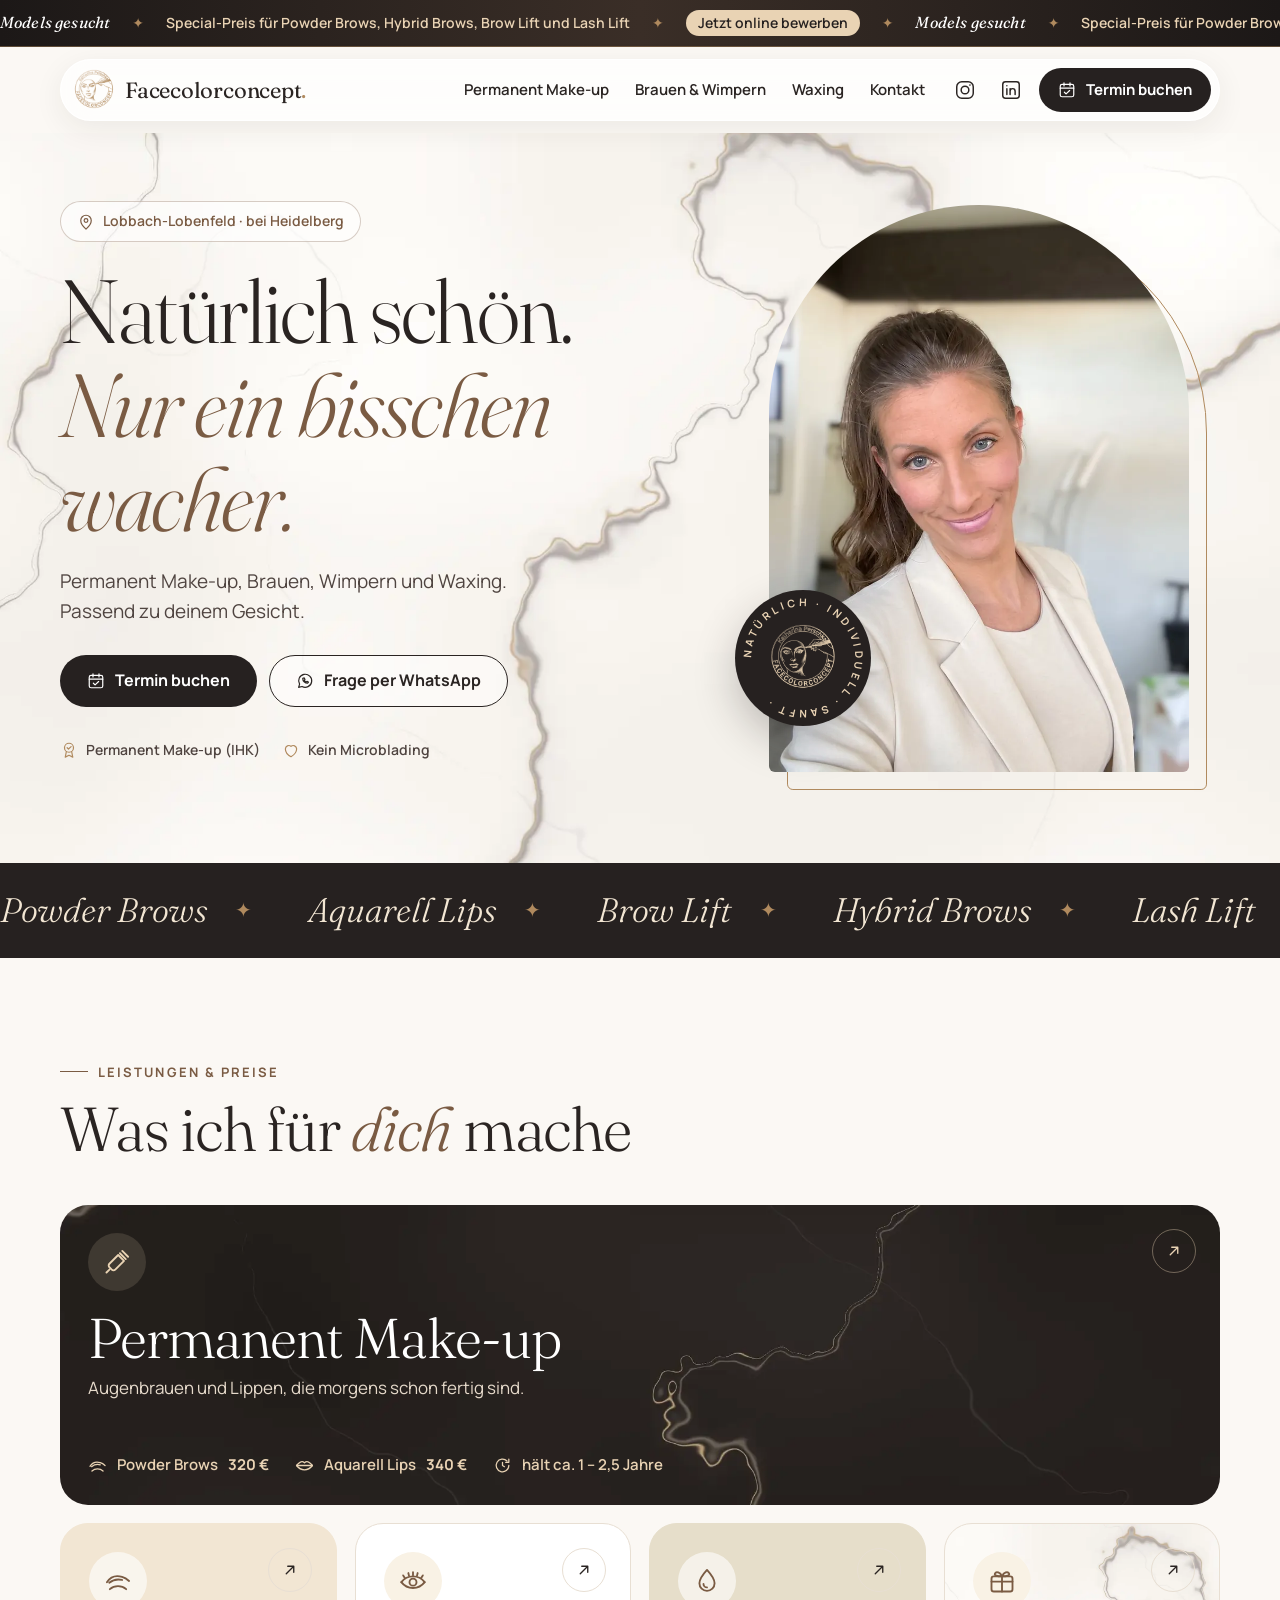
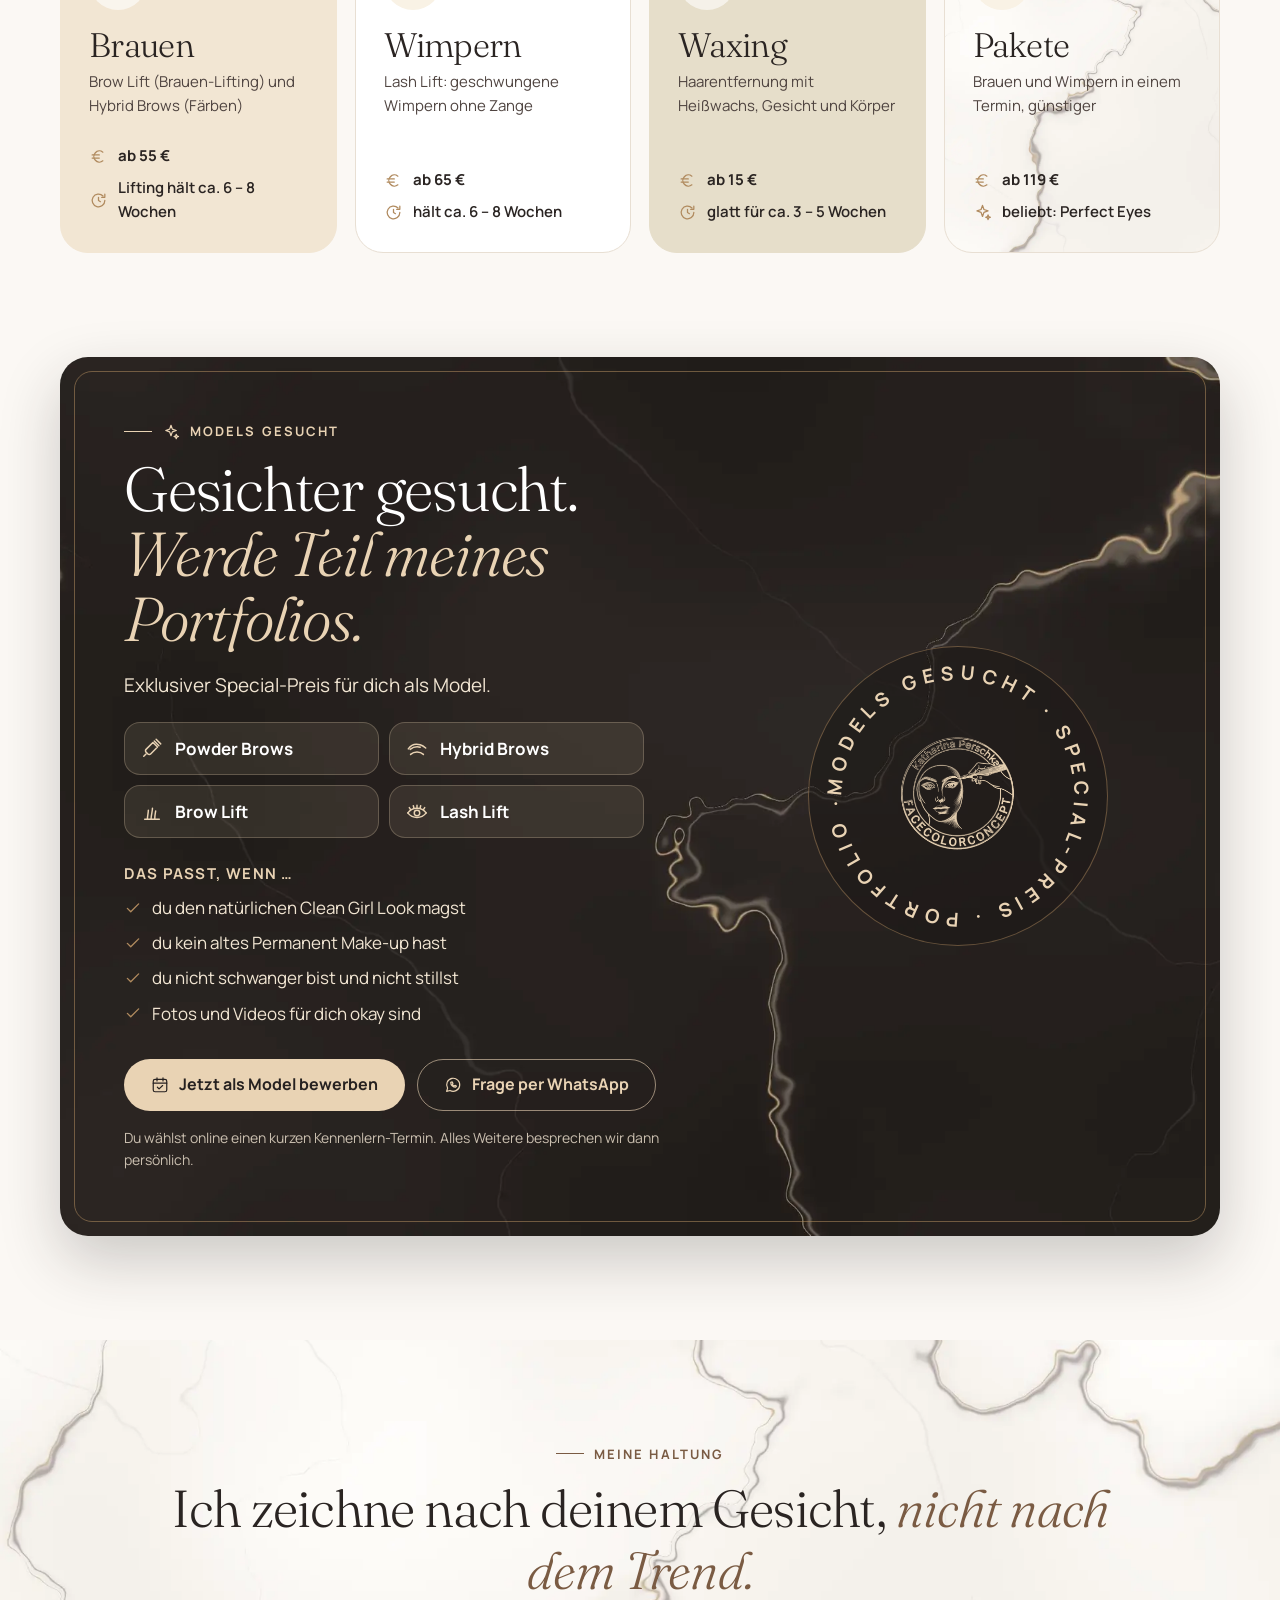
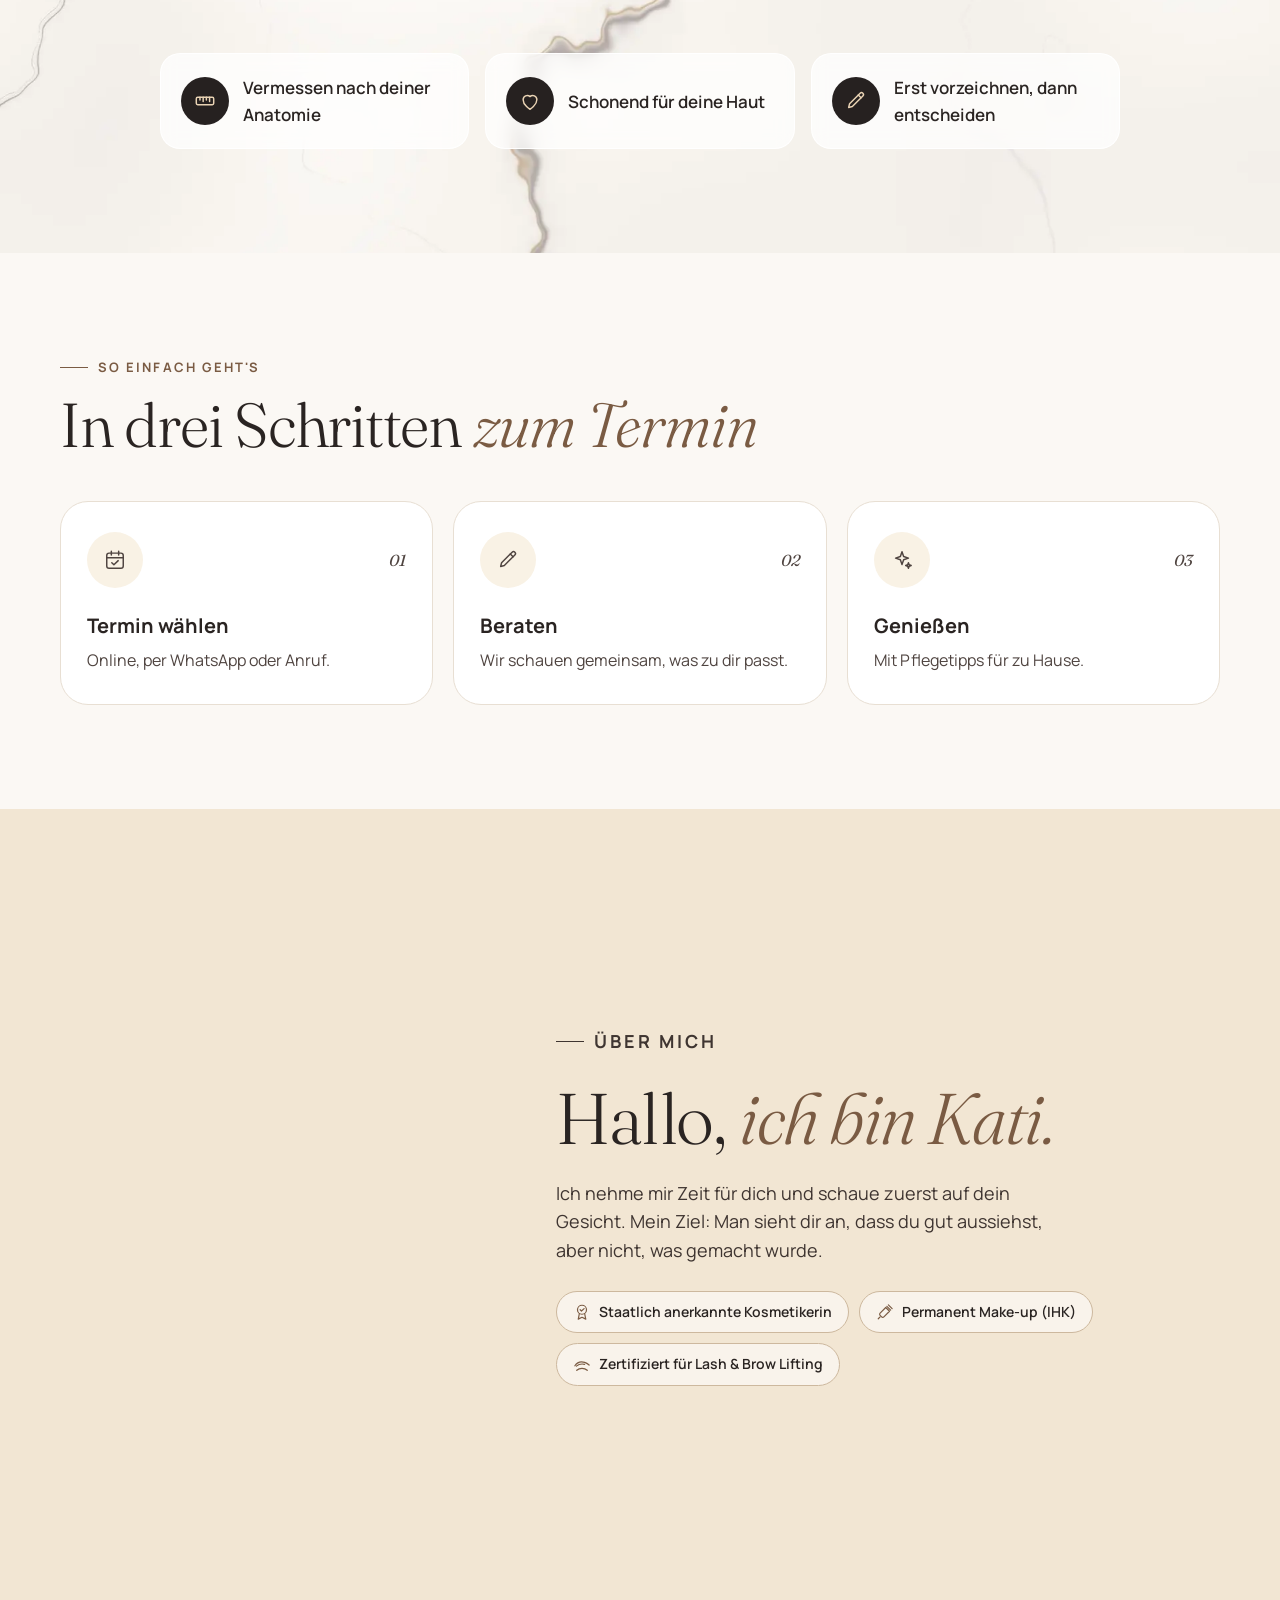
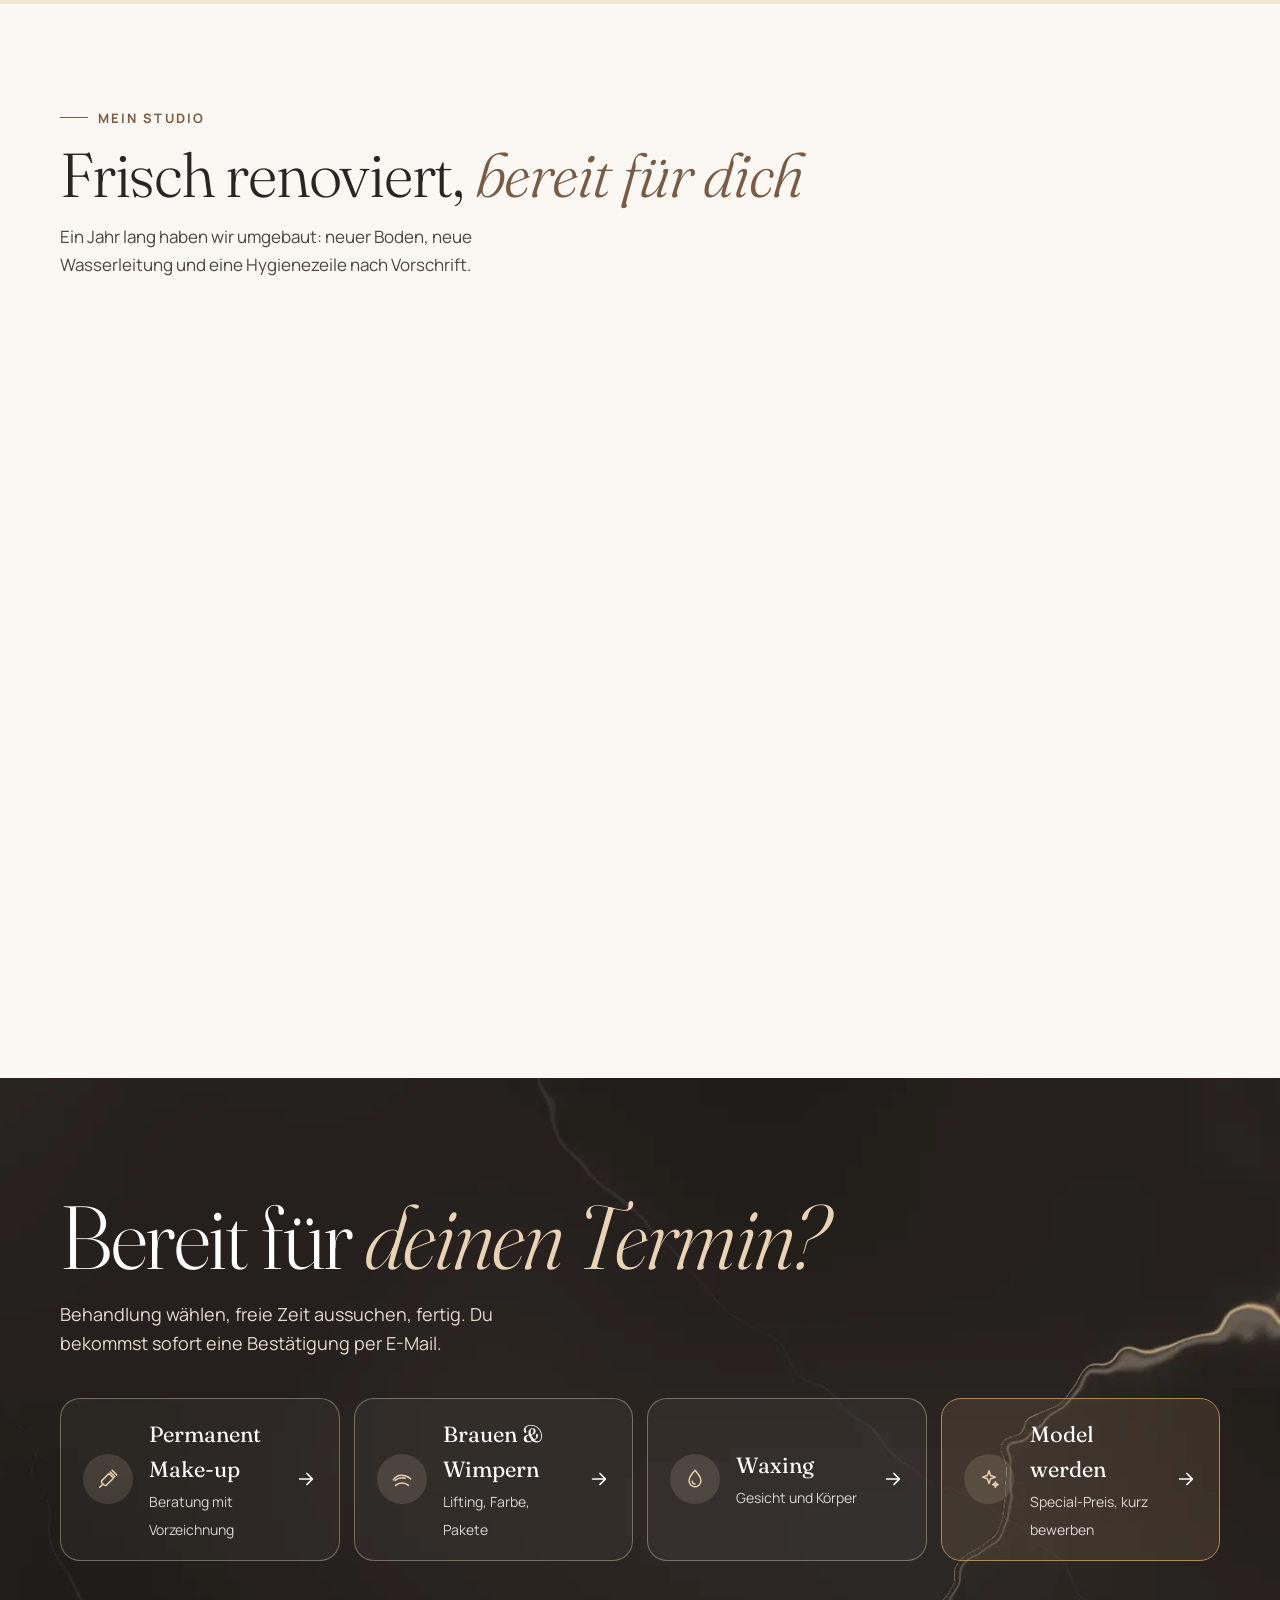
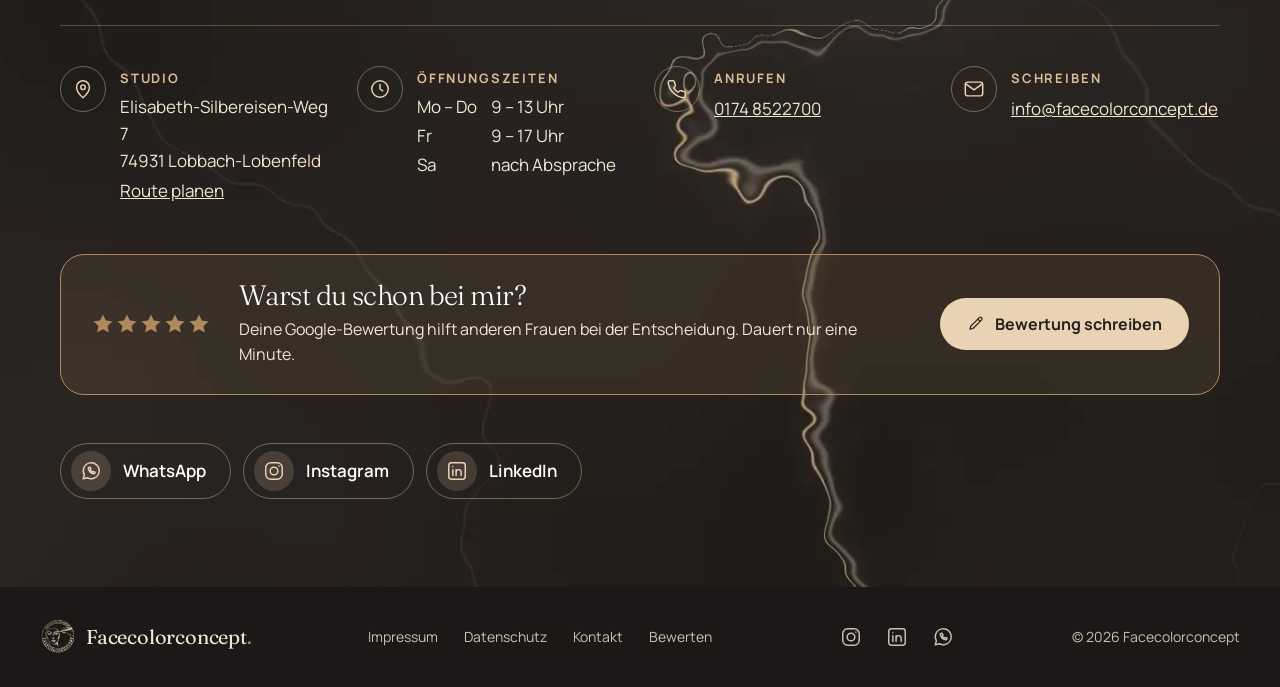
<file: index.html>
<!doctype html>
<html lang="de">
<head>
<meta charset="utf-8">
<meta name="viewport" content="width=device-width, initial-scale=1">
<title>Permanent Make-up, Brow Lift & Waxing in Lobbach bei Heidelberg | Facecolorconcept</title>
<meta name="description" content="Powder Brows, Aquarell Lips, Brow Lift, Lash Lift und Waxing in Lobbach-Lobenfeld bei Heidelberg. Natürliche Ergebnisse, IHK-zertifiziert. Jetzt Termin buchen.">
<meta http-equiv="Content-Security-Policy" content="default-src 'self'; img-src 'self' https://facecolorconcept.goatcounter.com; script-src 'self'; style-src 'self'; font-src 'self'; connect-src 'self'; object-src 'none'; base-uri 'self'; form-action 'none'; upgrade-insecure-requests">
<meta name="referrer" content="strict-origin-when-cross-origin">
<meta name="theme-color" content="#262120">
<link rel="canonical" href="https://facecolorconcept.de/">
<link rel="icon" href="assets/img/favicon.png" type="image/png">
<link rel="apple-touch-icon" href="assets/img/apple-touch-icon.png">
<link rel="preload" href="assets/fonts/fraunces.woff2" as="font" type="font/woff2" crossorigin>
<link rel="preload" href="assets/fonts/manrope.woff2" as="font" type="font/woff2" crossorigin>
<link rel="stylesheet" href="assets/css/style.css">
<meta property="og:type" content="website">
<meta property="og:locale" content="de_DE">
<meta property="og:site_name" content="Facecolorconcept">
<meta property="og:title" content="Permanent Make-up, Brow Lift & Waxing in Lobbach bei Heidelberg | Facecolorconcept">
<meta property="og:description" content="Powder Brows, Aquarell Lips, Brow Lift, Lash Lift und Waxing in Lobbach-Lobenfeld bei Heidelberg. Natürliche Ergebnisse, IHK-zertifiziert. Jetzt Termin buchen.">
<meta property="og:url" content="https://facecolorconcept.de/">
<meta property="og:image" content="https://facecolorconcept.de/assets/img/teilen.jpg">
<script type="application/ld+json">{"@context": "https://schema.org", "@type": "BeautySalon", "@id": "https://facecolorconcept.de/#studio", "name": "Facecolorconcept", "description": "Permanent Make-up (Powder Brows, Aquarell Lips), Brow Lift, Lash Lift, Hybrid Brows und Waxing in Lobbach-Lobenfeld bei Heidelberg.", "url": "https://facecolorconcept.de/", "telephone": "+49 174 8522700", "email": "info@facecolorconcept.de", "image": "https://facecolorconcept.de/assets/img/teilen.jpg", "logo": "https://facecolorconcept.de/assets/img/apple-touch-icon.png", "priceRange": "13 € – 370 €", "address": {"@type": "PostalAddress", "streetAddress": "Elisabeth-Silbereisen-Weg 7", "postalCode": "74931", "addressLocality": "Lobbach-Lobenfeld", "addressRegion": "Baden-Württemberg", "addressCountry": "DE"}, "geo": {"@type": "GeoCoordinates", "latitude": 49.3553445, "longitude": 8.8732906}, "hasMap": "https://maps.google.com/?cid=17935045688509622092", "areaServed": ["Lobbach", "Heidelberg", "Meckesheim", "Neckargemünd", "Mosbach", "Sinsheim"], "openingHoursSpecification": [{"@type": "OpeningHoursSpecification", "dayOfWeek": ["Monday", "Tuesday", "Wednesday", "Thursday"], "opens": "09:00", "closes": "13:00"}, {"@type": "OpeningHoursSpecification", "dayOfWeek": "Friday", "opens": "09:00", "closes": "17:00"}], "founder": {"@type": "Person", "name": "Katharina Perschka", "jobTitle": "Kosmetikerin und Permanent Make-up (IHK)"}, "sameAs": ["https://maps.google.com/?cid=17935045688509622092", "https://www.instagram.com/facecolorconcept/", "https://www.linkedin.com/company/facecolorconcept/"]}</script>
</head>
<body>
<a class="sprung" href="#inhalt">Zum Inhalt springen</a>
<aside class="modelband" aria-label="Models gesucht"><a href="index.html#model"><span class="nur-sr">Models gesucht: Special-Preis für Powder Brows, Hybrid Brows, Brow Lift und Lash Lift. Jetzt online bewerben.</span><span class="mb-lauf" aria-hidden="true"><span><b>Models gesucht</b><span class="mb-stern">✦</span>Special-Preis für Powder Brows, Hybrid Brows, Brow Lift und Lash Lift<span class="mb-stern">✦</span><u>Jetzt online bewerben</u><span class="mb-stern">✦</span><span class="angebot">Eröffnung: 15 % auf alles bis 30.11.<span class="mb-stern">✦</span></span><b>Models gesucht</b><span class="mb-stern">✦</span>Special-Preis für Powder Brows, Hybrid Brows, Brow Lift und Lash Lift<span class="mb-stern">✦</span><u>Jetzt online bewerben</u><span class="mb-stern">✦</span><span class="angebot">Eröffnung: 15 % auf alles bis 30.11.<span class="mb-stern">✦</span></span></span><span><b>Models gesucht</b><span class="mb-stern">✦</span>Special-Preis für Powder Brows, Hybrid Brows, Brow Lift und Lash Lift<span class="mb-stern">✦</span><u>Jetzt online bewerben</u><span class="mb-stern">✦</span><span class="angebot">Eröffnung: 15 % auf alles bis 30.11.<span class="mb-stern">✦</span></span><b>Models gesucht</b><span class="mb-stern">✦</span>Special-Preis für Powder Brows, Hybrid Brows, Brow Lift und Lash Lift<span class="mb-stern">✦</span><u>Jetzt online bewerben</u><span class="mb-stern">✦</span><span class="angebot">Eröffnung: 15 % auf alles bis 30.11.<span class="mb-stern">✦</span></span></span></span></a></aside>
<header class="kopf"><div class="huelle"><div class="kopf-innen">
<a class="marke" href="index.html" aria-label="Facecolorconcept, zur Startseite"><img src="assets/img/logo-gold.png" alt="" width="42" height="42"><span>Facecolorconcept<b>.</b></span></a>
<nav class="nav" aria-label="Hauptmenü"><ul class="nav-links"><li><a href="permanent-make-up.html">Permanent Make-up</a></li><li><a href="brauen-wimpern.html">Brauen & Wimpern</a></li><li><a href="waxing.html">Waxing</a></li><li><a href="index.html#kontakt">Kontakt</a></li></ul>
<div class="sozial"><a href="https://www.instagram.com/facecolorconcept/" rel="noopener" aria-label="Instagram @facecolorconcept"><svg class="i " aria-hidden="true" focusable="false"><use href="assets/icons.svg#instagram"></use></svg></a><a href="https://www.linkedin.com/company/facecolorconcept/" rel="noopener" aria-label="LinkedIn Facecolorconcept"><svg class="i " aria-hidden="true" focusable="false"><use href="assets/icons.svg#linkedin"></use></svg></a></div>
<a class="knopf knopf-dunkel knopf-klein" href="index.html#kontakt"><svg class="i i-s" aria-hidden="true" focusable="false"><use href="assets/icons.svg#kalender"></use></svg>Termin buchen</a>
<details class="menue"><summary aria-label="Menü öffnen"><svg class="i " aria-hidden="true" focusable="false"><use href="assets/icons.svg#menue"></use></svg></summary><div class="menue-feld"><a href="index.html"><svg class="i " aria-hidden="true" focusable="false"><use href="assets/icons.svg#funkeln"></use></svg>Start</a><a href="permanent-make-up.html"><svg class="i " aria-hidden="true" focusable="false"><use href="assets/icons.svg#pmu"></use></svg>Permanent Make-up</a><a href="brauen-wimpern.html"><svg class="i " aria-hidden="true" focusable="false"><use href="assets/icons.svg#braue"></use></svg>Brauen & Wimpern</a><a href="waxing.html"><svg class="i " aria-hidden="true" focusable="false"><use href="assets/icons.svg#wachs"></use></svg>Waxing</a><a href="index.html#model"><svg class="i " aria-hidden="true" focusable="false"><use href="assets/icons.svg#funkeln"></use></svg>Models gesucht</a><a href="index.html#kontakt"><svg class="i " aria-hidden="true" focusable="false"><use href="assets/icons.svg#ort"></use></svg>Kontakt</a><a href="https://www.instagram.com/facecolorconcept/" rel="noopener"><svg class="i " aria-hidden="true" focusable="false"><use href="assets/icons.svg#instagram"></use></svg>Instagram</a><a href="https://www.linkedin.com/company/facecolorconcept/" rel="noopener"><svg class="i " aria-hidden="true" focusable="false"><use href="assets/icons.svg#linkedin"></use></svg>LinkedIn</a></div></details>
</nav></div></div></header>
<main id="inhalt">
<section class="start marmor"><div class="huelle start-raster">
<div class="start-text">
<p class="chip"><svg class="i i-s" aria-hidden="true" focusable="false"><use href="assets/icons.svg#ort"></use></svg>Lobbach-Lobenfeld · bei Heidelberg</p>
<h1>Natürlich schön.<br><em>Nur ein bisschen wacher.</em></h1>
<p class="unterzeile">Permanent Make-up, Brauen, Wimpern und Waxing. Passend zu deinem Gesicht.</p>
<div class="knopfreihe">
<a class="knopf knopf-dunkel" href="#kontakt"><svg class="i i-s" aria-hidden="true" focusable="false"><use href="assets/icons.svg#kalender"></use></svg>Termin buchen</a>
<a class="knopf knopf-rand" href="https://wa.me/491748522700" rel="noopener"><svg class="i i-s" aria-hidden="true" focusable="false"><use href="assets/icons.svg#whatsapp"></use></svg>Frage per WhatsApp</a>
</div>
<ul class="vertrauen">
<li><svg class="i i-s" aria-hidden="true" focusable="false"><use href="assets/icons.svg#siegel"></use></svg>Permanent Make-up (IHK)</li>
<li><svg class="i i-s" aria-hidden="true" focusable="false"><use href="assets/icons.svg#ohne-schnitt"></use></svg>Kein Microblading</li>
<li class="angebot"><svg class="i i-s" aria-hidden="true" focusable="false"><use href="assets/icons.svg#geschenk"></use></svg>15 % Eröffnungsrabatt</li>
</ul>
</div>
<div class="start-bild"><div class="bogen">
<picture class=""><img src="assets/img/kati-willkommen%20(1).webp" alt="Kati im hellen Blazer, Inhaberin von Facecolorconcept, lächelt in die Kamera" width="800" height="1072" fetchpriority="high"></picture>
<div class="siegel"><svg class="dreh" viewBox="0 0 136 136" aria-hidden="true"><defs><path id="kreis" d="M68,68 m-52,0 a52,52 0 1,1 104,0 a52,52 0 1,1 -104,0"/></defs><text fill="#E9D3B4" font-size="10.5" font-weight="700" letter-spacing="3.2"><textPath href="#kreis">NATÜRLICH · INDIVIDUELL · SANFT · </textPath></text></svg><img src="assets/img/logo-hell.png" alt="" width="70" height="70"></div>
</div></div>
</div></section>
<section class="laufband" aria-label="Behandlungen: Powder Brows, Aquarell Lips, Brow Lift, Hybrid Brows, Lash Lift, Waxing">
<div class="lauf" aria-hidden="true"><span>Powder Brows<span class="stern" aria-hidden="true">✦</span>Aquarell Lips<span class="stern" aria-hidden="true">✦</span>Brow Lift<span class="stern" aria-hidden="true">✦</span>Hybrid Brows<span class="stern" aria-hidden="true">✦</span>Lash Lift<span class="stern" aria-hidden="true">✦</span>Waxing<span class="stern" aria-hidden="true">✦</span></span><span>Powder Brows<span class="stern" aria-hidden="true">✦</span>Aquarell Lips<span class="stern" aria-hidden="true">✦</span>Brow Lift<span class="stern" aria-hidden="true">✦</span>Hybrid Brows<span class="stern" aria-hidden="true">✦</span>Lash Lift<span class="stern" aria-hidden="true">✦</span>Waxing<span class="stern" aria-hidden="true">✦</span></span></div></section>
<section id="leistungen" class="abschnitt" aria-labelledby="leistungen-titel"><div class="huelle">
<div class="abschnitt-kopf"><div><p class="dachzeile">Leistungen &amp; Preise</p><h2 id="leistungen-titel">Was ich für <em>dich</em> mache</h2></div>
<p class="leise angebot"><svg class="i i-s" aria-hidden="true" focusable="false"><use href="assets/icons.svg#geschenk"></use></svg> Bis 30.11. alles 15 % günstiger, ab 1.12. gelten die regulären Preise</p></div>
<div class="kacheln">
<a class="kachel kachel-gross marmor-dunkel" href="permanent-make-up.html">
<span class="kachel-symbol"><svg class="i " aria-hidden="true" focusable="false"><use href="assets/icons.svg#pmu"></use></svg></span>
<div><h3>Permanent Make-up</h3><p class="unter">Augenbrauen und Lippen, die morgens schon fertig sind.</p></div>
<ul class="fakten"><li><svg class="i " aria-hidden="true" focusable="false"><use href="assets/icons.svg#braue"></use></svg>Powder Brows <span class="preis-alt">320 €</span><span class="angebot"> 272 €</span></li><li><svg class="i " aria-hidden="true" focusable="false"><use href="assets/icons.svg#lippen"></use></svg>Aquarell Lips <span class="preis-alt">340 €</span><span class="angebot"> 289 €</span></li><li><svg class="i " aria-hidden="true" focusable="false"><use href="assets/icons.svg#haelt"></use></svg>hält ca. 1 – 2,5 Jahre</li></ul>
<span class="ecke"><svg class="i i-s" aria-hidden="true" focusable="false"><use href="assets/icons.svg#pfeil-schraeg"></use></svg></span></a>
<a class="kachel kachel-nude" href="brauen-wimpern.html#brauen">
<span class="kachel-symbol"><svg class="i " aria-hidden="true" focusable="false"><use href="assets/icons.svg#braue"></use></svg></span>
<div><h3>Brauen</h3><p class="unter">Brow Lift (Brauen-Lifting) und Hybrid Brows (Färben)</p></div>
<ul class="fakten"><li><svg class="i " aria-hidden="true" focusable="false"><use href="assets/icons.svg#euro"></use></svg><span class="preis-alt">ab 55 €</span><span class="angebot"> 47 €</span></li><li><svg class="i " aria-hidden="true" focusable="false"><use href="assets/icons.svg#haelt"></use></svg>Lifting hält ca. 6 – 8 Wochen</li></ul>
<span class="ecke"><svg class="i i-s" aria-hidden="true" focusable="false"><use href="assets/icons.svg#pfeil-schraeg"></use></svg></span></a>
<a class="kachel" href="brauen-wimpern.html#wimpern">
<span class="kachel-symbol"><svg class="i " aria-hidden="true" focusable="false"><use href="assets/icons.svg#wimpern"></use></svg></span>
<div><h3>Wimpern</h3><p class="unter">Lash Lift: geschwungene Wimpern ohne Zange</p></div>
<ul class="fakten"><li><svg class="i " aria-hidden="true" focusable="false"><use href="assets/icons.svg#euro"></use></svg><span class="preis-alt">ab 65 €</span><span class="angebot"> 55 €</span></li><li><svg class="i " aria-hidden="true" focusable="false"><use href="assets/icons.svg#haelt"></use></svg>hält ca. 6 – 8 Wochen</li></ul>
<span class="ecke"><svg class="i i-s" aria-hidden="true" focusable="false"><use href="assets/icons.svg#pfeil-schraeg"></use></svg></span></a>
<a class="kachel kachel-sand" href="waxing.html">
<span class="kachel-symbol"><svg class="i " aria-hidden="true" focusable="false"><use href="assets/icons.svg#wachs"></use></svg></span>
<div><h3>Waxing</h3><p class="unter">Haarentfernung mit Heißwachs, Gesicht und Körper</p></div>
<ul class="fakten"><li><svg class="i " aria-hidden="true" focusable="false"><use href="assets/icons.svg#euro"></use></svg><span class="preis-alt">ab 15 €</span><span class="angebot"> 13 €</span></li><li><svg class="i " aria-hidden="true" focusable="false"><use href="assets/icons.svg#haelt"></use></svg>glatt für ca. 3 – 5 Wochen</li></ul>
<span class="ecke"><svg class="i i-s" aria-hidden="true" focusable="false"><use href="assets/icons.svg#pfeil-schraeg"></use></svg></span></a>
<a class="kachel marmor" href="brauen-wimpern.html#pakete">
<span class="kachel-symbol"><svg class="i " aria-hidden="true" focusable="false"><use href="assets/icons.svg#paket"></use></svg></span>
<div><h3>Pakete</h3><p class="unter">Brauen und Wimpern in einem Termin, günstiger</p></div>
<ul class="fakten"><li><svg class="i " aria-hidden="true" focusable="false"><use href="assets/icons.svg#euro"></use></svg><span class="preis-alt">ab 119 €</span><span class="angebot"> 101 €</span></li><li><svg class="i " aria-hidden="true" focusable="false"><use href="assets/icons.svg#funkeln"></use></svg>beliebt: Perfect Eyes</li></ul>
<span class="ecke"><svg class="i i-s" aria-hidden="true" focusable="false"><use href="assets/icons.svg#pfeil-schraeg"></use></svg></span></a>
</div>
</div></section>

<section id="model" class="abschnitt model" aria-labelledby="model-titel"><div class="huelle">
<div class="model-karte marmor-dunkel">
<div class="model-text">
<p class="dachzeile"><svg class="i i-s" aria-hidden="true" focusable="false"><use href="assets/icons.svg#funkeln"></use></svg>Models gesucht</p>
<h2 id="model-titel">Gesichter gesucht. <em>Werde Teil meines Portfolios.</em></h2>
<p class="unterzeile">Exklusiver Special-Preis für dich als Model.</p>
<ul class="model-leistungen">
<li><svg class="i " aria-hidden="true" focusable="false"><use href="assets/icons.svg#pmu"></use></svg>Powder Brows</li>
<li><svg class="i " aria-hidden="true" focusable="false"><use href="assets/icons.svg#braue"></use></svg>Hybrid Brows</li>
<li><svg class="i " aria-hidden="true" focusable="false"><use href="assets/icons.svg#haar"></use></svg>Brow Lift</li>
<li><svg class="i " aria-hidden="true" focusable="false"><use href="assets/icons.svg#wimpern"></use></svg>Lash Lift</li>
</ul>
<h3 class="model-zwischen">Das passt, wenn …</h3>
<ul class="model-bedingungen">
<li><svg class="i i-s" aria-hidden="true" focusable="false"><use href="assets/icons.svg#haken"></use></svg>du den natürlichen Clean Girl Look magst</li>
<li><svg class="i i-s" aria-hidden="true" focusable="false"><use href="assets/icons.svg#haken"></use></svg>du kein altes Permanent Make-up hast</li>
<li><svg class="i i-s" aria-hidden="true" focusable="false"><use href="assets/icons.svg#haken"></use></svg>du nicht schwanger bist und nicht stillst</li>
<li><svg class="i i-s" aria-hidden="true" focusable="false"><use href="assets/icons.svg#haken"></use></svg>Fotos und Videos für dich okay sind</li>
</ul>
<div class="knopfreihe">
<a class="knopf knopf-hell" href="https://calendar.google.com/calendar/appointments/schedules/AcZssZ0KT0HwrNkGknxEZf1qsRYK2Hnp0KRwtBj_LzX6HxIgHti35iR12gnfcHDy_D_DpiZAQnQbYHgT" rel="noopener"><svg class="i i-s" aria-hidden="true" focusable="false"><use href="assets/icons.svg#kalender"></use></svg>Jetzt als Model bewerben</a>
<a class="knopf model-rand" href="https://wa.me/491748522700?text=Hallo%20Kati%2C%20ich%20m%C3%B6chte%20gern%20Model%20bei%20Facecolorconcept%20werden." rel="noopener"><svg class="i i-s" aria-hidden="true" focusable="false"><use href="assets/icons.svg#whatsapp"></use></svg>Frage per WhatsApp</a>
</div>
<p class="model-klein">Du wählst online einen kurzen Kennenlern-Termin. Alles Weitere besprechen wir dann persönlich.</p>
</div>
<div class="model-siegel" aria-hidden="true"><svg class="dreh" viewBox="0 0 200 200"><defs><path id="model-kreis" d="M100,100 m-78,0 a78,78 0 1,1 156,0 a78,78 0 1,1 -156,0"/></defs><text fill="#E9D3B4" font-size="13" font-weight="700" letter-spacing="4.2"><textPath href="#model-kreis">MODELS GESUCHT · SPECIAL-PREIS · PORTFOLIO · </textPath></text></svg><img src="assets/img/logo-hell.png" alt="" width="96" height="96" loading="lazy"></div>
</div>
</div></section>
<section class="abschnitt marmor" aria-labelledby="haltung-titel"><div class="huelle">
<p class="dachzeile mitte">Meine Haltung</p>
<h2 id="haltung-titel" class="nur-sr">Meine Haltung</h2>
<p class="zitat">Ich zeichne nach deinem Gesicht, <em>nicht nach dem Trend.</em></p>
<div class="punkte">
<div class="punkt"><span class="punkt-symbol"><svg class="i " aria-hidden="true" focusable="false"><use href="assets/icons.svg#lineal"></use></svg></span>Vermessen nach deiner Anatomie</div>
<div class="punkt"><span class="punkt-symbol"><svg class="i " aria-hidden="true" focusable="false"><use href="assets/icons.svg#ohne-schnitt"></use></svg></span>Schonend für deine Haut</div>
<div class="punkt"><span class="punkt-symbol"><svg class="i " aria-hidden="true" focusable="false"><use href="assets/icons.svg#stift"></use></svg></span>Erst vorzeichnen, dann entscheiden</div>
</div>
</div></section>

<section class="abschnitt" aria-labelledby="ablauf-titel"><div class="huelle">
<div class="abschnitt-kopf"><div><p class="dachzeile">So einfach geht's</p><h2 id="ablauf-titel">In drei Schritten <em>zum Termin</em></h2></div></div>
<ol class="schritte">
<li class="schritt"><div class="schritt-kopf"><span class="schritt-symbol"><svg class="i " aria-hidden="true" focusable="false"><use href="assets/icons.svg#kalender"></use></svg></span><span class="schritt-nr" aria-hidden="true">01</span></div><strong>Termin wählen</strong><span>Online, per WhatsApp oder Anruf.</span></li>
<li class="schritt"><div class="schritt-kopf"><span class="schritt-symbol"><svg class="i " aria-hidden="true" focusable="false"><use href="assets/icons.svg#stift"></use></svg></span><span class="schritt-nr" aria-hidden="true">02</span></div><strong>Beraten</strong><span>Wir schauen gemeinsam, was zu dir passt.</span></li>
<li class="schritt"><div class="schritt-kopf"><span class="schritt-symbol"><svg class="i " aria-hidden="true" focusable="false"><use href="assets/icons.svg#funkeln"></use></svg></span><span class="schritt-nr" aria-hidden="true">03</span></div><strong>Genießen</strong><span>Mit Pflegetipps für zu Hause.</span></li>
</ol>
</div></section>

<section id="ueber" class="abschnitt ueber" aria-labelledby="ueber-titel"><div class="huelle ueber-raster">
<div class="ueber-bilder ein-bild">
<div class="foto b1"><picture class=""><source srcset="assets/img/kati-laecheln.webp" type="image/webp"><img src="assets/img/kati-laecheln.jpg" alt="Kati lächelt mit gesenktem Blick, natürliche Brauen und Wimpern" width="760" height="1012" loading="lazy" decoding="async"></picture></div>
</div>
<div class="ueber-text">
<p class="dachzeile">Über mich</p>
<h2 id="ueber-titel">Hallo, <em>ich bin Kati.</em></h2>
<p>Ich nehme mir Zeit für dich und schaue zuerst auf dein Gesicht. Mein Ziel: Man sieht dir an, dass du gut aussiehst, aber nicht, was gemacht wurde.</p>
<ul class="abzeichen">
<li><svg class="i " aria-hidden="true" focusable="false"><use href="assets/icons.svg#siegel"></use></svg>Staatlich anerkannte Kosmetikerin</li>
<li><svg class="i " aria-hidden="true" focusable="false"><use href="assets/icons.svg#pmu"></use></svg>Permanent Make-up (IHK)</li>
<li><svg class="i " aria-hidden="true" focusable="false"><use href="assets/icons.svg#braue"></use></svg>Zertifiziert für Lash &amp; Brow Lifting</li>
</ul>
</div>
</div></section>
<section id="studio" class="abschnitt studio" aria-labelledby="studio-titel"><div class="huelle">
<div class="abschnitt-kopf"><div><p class="dachzeile">Mein Studio</p><h2 id="studio-titel">Frisch renoviert, <em>bereit für dich</em></h2></div>
<p class="leise studio-text">Ein Jahr lang haben wir umgebaut: neuer Boden, neue Wasserleitung und eine Hygienezeile nach Vorschrift.</p></div>
<div class="studio-bilder ein-bild">
<div class="foto s1"><picture><img src="assets/img/studio-raum.webp" alt="Behandlungsraum von Facecolorconcept mit Liege, Hygienezeile mit Waschbecken und Spendern und dem Schriftzug an der Wand" width="1600" height="900" loading="lazy" decoding="async"></picture></div>
</div>
</div></section>
<section id="kontakt" class="kontakt marmor-dunkel" aria-labelledby="kontakt-titel"><div class="huelle">
<h2 id="kontakt-titel">Bereit für <em>deinen Termin?</em></h2>
<p class="unterzeile">Behandlung wählen, freie Zeit aussuchen, fertig. Du bekommst sofort eine Bestätigung per E-Mail.</p>
<div class="buchen">
<a href="https://calendar.google.com/calendar/appointments/schedules/AcZssZ0W7Y41-nvT5F7qibxaAA-_3sntyDcwnQsq_N9JnynrLRz6_lx8_kPI-M7NoxWNJtw4HAvrp8Aa" rel="noopener"><span class="b-symbol"><svg class="i " aria-hidden="true" focusable="false"><use href="assets/icons.svg#pmu"></use></svg></span><span><b>Permanent Make-up</b><small>Beratung mit Vorzeichnung</small></span><svg class="i pfeil" aria-hidden="true" focusable="false"><use href="assets/icons.svg#pfeil"></use></svg></a>
<a href="https://calendar.google.com/calendar/appointments/schedules/AcZssZ3TWfWredSL36sEth7nJj7C3yMIMnPWYh9Qk11H2CMjYnlBax1mEqhsHFlk1iGGQQ5jMBZb1IZK" rel="noopener"><span class="b-symbol"><svg class="i " aria-hidden="true" focusable="false"><use href="assets/icons.svg#braue"></use></svg></span><span><b>Brauen &amp; Wimpern</b><small>Lifting, Farbe, Pakete</small></span><svg class="i pfeil" aria-hidden="true" focusable="false"><use href="assets/icons.svg#pfeil"></use></svg></a>
<a href="https://calendar.google.com/calendar/appointments/schedules/AcZssZ15VoZ3M2ykFBg5dEog1ucELycZfQTqySF8WUEhzVzdiiUvNusT0zaV16lQ3gb8Dq1Jra11zT0Z" rel="noopener"><span class="b-symbol"><svg class="i " aria-hidden="true" focusable="false"><use href="assets/icons.svg#wachs"></use></svg></span><span><b>Waxing</b><small>Gesicht und Körper</small></span><svg class="i pfeil" aria-hidden="true" focusable="false"><use href="assets/icons.svg#pfeil"></use></svg></a>
<a class="buchen-model" href="https://calendar.google.com/calendar/appointments/schedules/AcZssZ0KT0HwrNkGknxEZf1qsRYK2Hnp0KRwtBj_LzX6HxIgHti35iR12gnfcHDy_D_DpiZAQnQbYHgT" rel="noopener"><span class="b-symbol"><svg class="i " aria-hidden="true" focusable="false"><use href="assets/icons.svg#funkeln"></use></svg></span><span><b>Model werden</b><small>Special-Preis, kurz bewerben</small></span><svg class="i pfeil" aria-hidden="true" focusable="false"><use href="assets/icons.svg#pfeil"></use></svg></a>
</div>
<div class="infos">
<div class="info"><span class="info-symbol"><svg class="i " aria-hidden="true" focusable="false"><use href="assets/icons.svg#ort"></use></svg></span><div><h3>Studio</h3><address>Elisabeth-Silbereisen-Weg 7<br>74931 Lobbach-Lobenfeld</address><a href="https://www.google.com/maps/dir/?api=1&destination=Elisabeth-Silbereisen-Weg+7,+74931+Lobbach" rel="noopener">Route planen</a></div></div>
<div class="info"><span class="info-symbol"><svg class="i " aria-hidden="true" focusable="false"><use href="assets/icons.svg#uhr"></use></svg></span><div><h3>Öffnungszeiten</h3><dl><dt>Mo – Do</dt><dd>9 – 13 Uhr</dd><dt>Fr</dt><dd>9 – 17 Uhr</dd><dt>Sa</dt><dd>nach Absprache</dd></dl></div></div>
<div class="info"><span class="info-symbol"><svg class="i " aria-hidden="true" focusable="false"><use href="assets/icons.svg#telefon"></use></svg></span><div><h3>Anrufen</h3><a href="tel:+491748522700">0174 8522700</a></div></div>
<div class="info"><span class="info-symbol"><svg class="i " aria-hidden="true" focusable="false"><use href="assets/icons.svg#mail"></use></svg></span><div><h3>Schreiben</h3><a href="mailto:info@facecolorconcept.de">info@facecolorconcept.de</a></div></div>
</div>
<div class="bewerten"><svg class="sterne" viewBox="0 0 120 24" aria-hidden="true" focusable="false"><g transform="translate(0 0)"><path d="M12 2.6l2.85 6 6.55.78-4.85 4.5 1.3 6.5L12 17.15l-5.85 3.23 1.3-6.5-4.85-4.5 6.55-.78z"/></g><g transform="translate(24 0)"><path d="M12 2.6l2.85 6 6.55.78-4.85 4.5 1.3 6.5L12 17.15l-5.85 3.23 1.3-6.5-4.85-4.5 6.55-.78z"/></g><g transform="translate(48 0)"><path d="M12 2.6l2.85 6 6.55.78-4.85 4.5 1.3 6.5L12 17.15l-5.85 3.23 1.3-6.5-4.85-4.5 6.55-.78z"/></g><g transform="translate(72 0)"><path d="M12 2.6l2.85 6 6.55.78-4.85 4.5 1.3 6.5L12 17.15l-5.85 3.23 1.3-6.5-4.85-4.5 6.55-.78z"/></g><g transform="translate(96 0)"><path d="M12 2.6l2.85 6 6.55.78-4.85 4.5 1.3 6.5L12 17.15l-5.85 3.23 1.3-6.5-4.85-4.5 6.55-.78z"/></g></svg><div><h3>Warst du schon bei mir?</h3><p>Deine Google-Bewertung hilft anderen Frauen bei der Entscheidung. Dauert nur eine Minute.</p></div><a class="knopf knopf-hell" href="https://g.page/r/CUxnBJ4HFeb4EBM/review" rel="noopener"><svg class="i i-s" aria-hidden="true" focusable="false"><use href="assets/icons.svg#stift"></use></svg>Bewertung schreiben</a></div>
<div class="sozial-gross">
<a href="https://wa.me/491748522700" rel="noopener"><span class="s-symbol"><svg class="i " aria-hidden="true" focusable="false"><use href="assets/icons.svg#whatsapp"></use></svg></span>WhatsApp</a>
<a href="https://www.instagram.com/facecolorconcept/" rel="noopener"><span class="s-symbol"><svg class="i " aria-hidden="true" focusable="false"><use href="assets/icons.svg#instagram"></use></svg></span>Instagram</a>
<a href="https://www.linkedin.com/company/facecolorconcept/" rel="noopener"><span class="s-symbol"><svg class="i " aria-hidden="true" focusable="false"><use href="assets/icons.svg#linkedin"></use></svg></span>LinkedIn</a>
</div>
</div></section>
</main>
<footer class="fuss"><div class="huelle fuss-innen">
<a class="marke" href="index.html"><img src="assets/img/logo-hell.png" alt="" width="36" height="36" loading="lazy"><span>Facecolorconcept<b>.</b></span></a>
<nav aria-label="Rechtliches"><a href="impressum.html">Impressum</a><a href="datenschutz.html">Datenschutz</a><a href="index.html#kontakt">Kontakt</a><a href="bewertung.html">Bewerten</a></nav>
<div class="sozial"><a href="https://www.instagram.com/facecolorconcept/" rel="noopener" aria-label="Instagram"><svg class="i " aria-hidden="true" focusable="false"><use href="assets/icons.svg#instagram"></use></svg></a><a href="https://www.linkedin.com/company/facecolorconcept/" rel="noopener" aria-label="LinkedIn"><svg class="i " aria-hidden="true" focusable="false"><use href="assets/icons.svg#linkedin"></use></svg></a><a href="https://wa.me/491748522700" rel="noopener" aria-label="WhatsApp"><svg class="i " aria-hidden="true" focusable="false"><use href="assets/icons.svg#whatsapp"></use></svg></a></div>
<span>© 2026 Facecolorconcept</span>
</div></footer>
<nav class="handy-leiste" aria-label="Schnellkontakt"><a class="hl-buchen" href="index.html#kontakt"><svg class="i i-s" aria-hidden="true" focusable="false"><use href="assets/icons.svg#kalender"></use></svg>Termin buchen</a><a class="hl-rund" href="https://wa.me/491748522700" rel="noopener" aria-label="WhatsApp"><svg class="i " aria-hidden="true" focusable="false"><use href="assets/icons.svg#whatsapp"></use></svg></a><a class="hl-rund" href="tel:+491748522700" aria-label="Anrufen"><svg class="i " aria-hidden="true" focusable="false"><use href="assets/icons.svg#telefon"></use></svg></a></nav>
<script src="assets/js/main.js"></script>
</body>
</html>
</file>
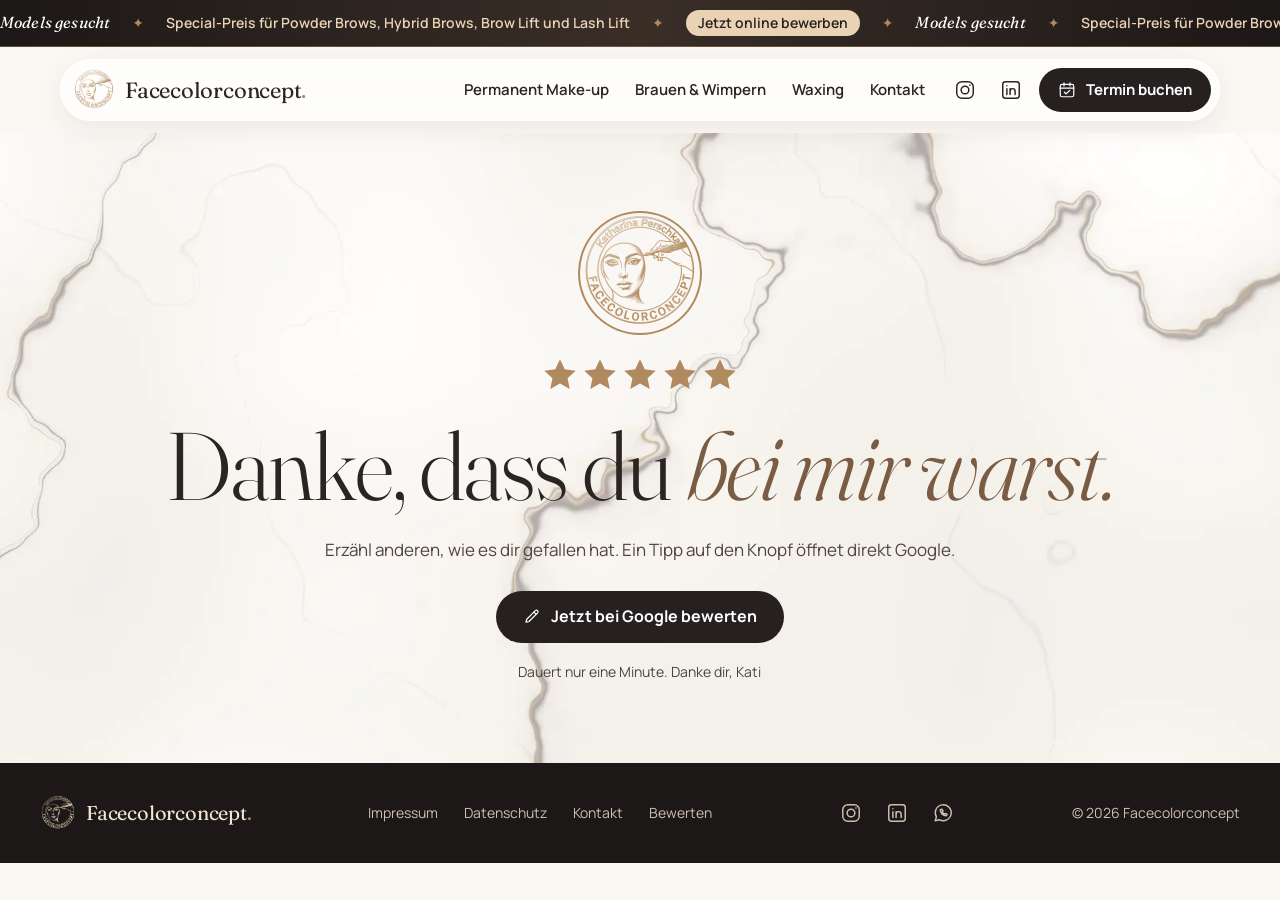
<file: bewertung.html>
<!doctype html>
<html lang="de">
<head>
<meta charset="utf-8">
<meta name="viewport" content="width=device-width, initial-scale=1">
<title>Bewertung schreiben | Facecolorconcept</title>
<meta name="description" content="Bewerte Facecolorconcept in Lobbach-Lobenfeld bei Google.">
<meta http-equiv="Content-Security-Policy" content="default-src 'self'; img-src 'self' https://facecolorconcept.goatcounter.com; script-src 'self'; style-src 'self'; font-src 'self'; connect-src 'self'; object-src 'none'; base-uri 'self'; form-action 'none'; upgrade-insecure-requests">
<meta name="referrer" content="strict-origin-when-cross-origin">
<meta name="theme-color" content="#262120">
<meta name="robots" content="noindex"><link rel="canonical" href="https://facecolorconcept.de/bewertung">
<link rel="icon" href="assets/img/favicon.png" type="image/png">
<link rel="apple-touch-icon" href="assets/img/apple-touch-icon.png">
<link rel="preload" href="assets/fonts/fraunces.woff2" as="font" type="font/woff2" crossorigin>
<link rel="preload" href="assets/fonts/manrope.woff2" as="font" type="font/woff2" crossorigin>
<link rel="stylesheet" href="assets/css/style.css">
<meta property="og:type" content="website">
<meta property="og:locale" content="de_DE">
<meta property="og:site_name" content="Facecolorconcept">
<meta property="og:title" content="Bewertung schreiben | Facecolorconcept">
<meta property="og:description" content="Bewerte Facecolorconcept in Lobbach-Lobenfeld bei Google.">
<meta property="og:url" content="https://facecolorconcept.de/bewertung">
<meta property="og:image" content="https://facecolorconcept.de/assets/img/teilen.jpg">

</head>
<body>
<a class="sprung" href="#inhalt">Zum Inhalt springen</a>
<aside class="modelband" aria-label="Models gesucht"><a href="index.html#model"><span class="nur-sr">Models gesucht: Special-Preis für Powder Brows, Hybrid Brows, Brow Lift und Lash Lift. Jetzt online bewerben.</span><span class="mb-lauf" aria-hidden="true"><span><b>Models gesucht</b><span class="mb-stern">✦</span>Special-Preis für Powder Brows, Hybrid Brows, Brow Lift und Lash Lift<span class="mb-stern">✦</span><u>Jetzt online bewerben</u><span class="mb-stern">✦</span><span class="angebot">Eröffnung: 15 % auf alles bis 30.11.<span class="mb-stern">✦</span></span><b>Models gesucht</b><span class="mb-stern">✦</span>Special-Preis für Powder Brows, Hybrid Brows, Brow Lift und Lash Lift<span class="mb-stern">✦</span><u>Jetzt online bewerben</u><span class="mb-stern">✦</span><span class="angebot">Eröffnung: 15 % auf alles bis 30.11.<span class="mb-stern">✦</span></span></span><span><b>Models gesucht</b><span class="mb-stern">✦</span>Special-Preis für Powder Brows, Hybrid Brows, Brow Lift und Lash Lift<span class="mb-stern">✦</span><u>Jetzt online bewerben</u><span class="mb-stern">✦</span><span class="angebot">Eröffnung: 15 % auf alles bis 30.11.<span class="mb-stern">✦</span></span><b>Models gesucht</b><span class="mb-stern">✦</span>Special-Preis für Powder Brows, Hybrid Brows, Brow Lift und Lash Lift<span class="mb-stern">✦</span><u>Jetzt online bewerben</u><span class="mb-stern">✦</span><span class="angebot">Eröffnung: 15 % auf alles bis 30.11.<span class="mb-stern">✦</span></span></span></span></a></aside>
<header class="kopf"><div class="huelle"><div class="kopf-innen">
<a class="marke" href="index.html" aria-label="Facecolorconcept, zur Startseite"><img src="assets/img/logo-gold.png" alt="" width="42" height="42"><span>Facecolorconcept<b>.</b></span></a>
<nav class="nav" aria-label="Hauptmenü"><ul class="nav-links"><li><a href="permanent-make-up.html">Permanent Make-up</a></li><li><a href="brauen-wimpern.html">Brauen & Wimpern</a></li><li><a href="waxing.html">Waxing</a></li><li><a href="index.html#kontakt">Kontakt</a></li></ul>
<div class="sozial"><a href="https://www.instagram.com/facecolorconcept/" rel="noopener" aria-label="Instagram @facecolorconcept"><svg class="i " aria-hidden="true" focusable="false"><use href="assets/icons.svg#instagram"></use></svg></a><a href="https://www.linkedin.com/company/facecolorconcept/" rel="noopener" aria-label="LinkedIn Facecolorconcept"><svg class="i " aria-hidden="true" focusable="false"><use href="assets/icons.svg#linkedin"></use></svg></a></div>
<a class="knopf knopf-dunkel knopf-klein" href="index.html#kontakt"><svg class="i i-s" aria-hidden="true" focusable="false"><use href="assets/icons.svg#kalender"></use></svg>Termin buchen</a>
<details class="menue"><summary aria-label="Menü öffnen"><svg class="i " aria-hidden="true" focusable="false"><use href="assets/icons.svg#menue"></use></svg></summary><div class="menue-feld"><a href="index.html"><svg class="i " aria-hidden="true" focusable="false"><use href="assets/icons.svg#funkeln"></use></svg>Start</a><a href="permanent-make-up.html"><svg class="i " aria-hidden="true" focusable="false"><use href="assets/icons.svg#pmu"></use></svg>Permanent Make-up</a><a href="brauen-wimpern.html"><svg class="i " aria-hidden="true" focusable="false"><use href="assets/icons.svg#braue"></use></svg>Brauen & Wimpern</a><a href="waxing.html"><svg class="i " aria-hidden="true" focusable="false"><use href="assets/icons.svg#wachs"></use></svg>Waxing</a><a href="index.html#model"><svg class="i " aria-hidden="true" focusable="false"><use href="assets/icons.svg#funkeln"></use></svg>Models gesucht</a><a href="index.html#kontakt"><svg class="i " aria-hidden="true" focusable="false"><use href="assets/icons.svg#ort"></use></svg>Kontakt</a><a href="https://www.instagram.com/facecolorconcept/" rel="noopener"><svg class="i " aria-hidden="true" focusable="false"><use href="assets/icons.svg#instagram"></use></svg>Instagram</a><a href="https://www.linkedin.com/company/facecolorconcept/" rel="noopener"><svg class="i " aria-hidden="true" focusable="false"><use href="assets/icons.svg#linkedin"></use></svg>LinkedIn</a></div></details>
</nav></div></div></header>
<main id="inhalt">
<div class="fehler marmor bewertung-seite"><div>
<img class="bew-logo" src="assets/img/logo-gold.png" alt="Logo Facecolorconcept" width="120" height="120">
<svg class="sterne sterne-gross" viewBox="0 0 120 24" aria-hidden="true" focusable="false"><g transform="translate(0 0)"><path d="M12 2.6l2.85 6 6.55.78-4.85 4.5 1.3 6.5L12 17.15l-5.85 3.23 1.3-6.5-4.85-4.5 6.55-.78z"/></g><g transform="translate(24 0)"><path d="M12 2.6l2.85 6 6.55.78-4.85 4.5 1.3 6.5L12 17.15l-5.85 3.23 1.3-6.5-4.85-4.5 6.55-.78z"/></g><g transform="translate(48 0)"><path d="M12 2.6l2.85 6 6.55.78-4.85 4.5 1.3 6.5L12 17.15l-5.85 3.23 1.3-6.5-4.85-4.5 6.55-.78z"/></g><g transform="translate(72 0)"><path d="M12 2.6l2.85 6 6.55.78-4.85 4.5 1.3 6.5L12 17.15l-5.85 3.23 1.3-6.5-4.85-4.5 6.55-.78z"/></g><g transform="translate(96 0)"><path d="M12 2.6l2.85 6 6.55.78-4.85 4.5 1.3 6.5L12 17.15l-5.85 3.23 1.3-6.5-4.85-4.5 6.55-.78z"/></g></svg>
<h1>Danke, dass du <em>bei mir warst.</em></h1>
<p class="leise abstand">Erzähl anderen, wie es dir gefallen hat. Ein Tipp auf den Knopf öffnet direkt Google.</p>
<a class="knopf knopf-dunkel" href="https://g.page/r/CUxnBJ4HFeb4EBM/review" rel="noopener"><svg class="i i-s" aria-hidden="true" focusable="false"><use href="assets/icons.svg#stift"></use></svg>Jetzt bei Google bewerten</a>
<p class="bew-klein">Dauert nur eine Minute. Danke dir, Kati</p>
</div></div>
</main>
<footer class="fuss"><div class="huelle fuss-innen">
<a class="marke" href="index.html"><img src="assets/img/logo-hell.png" alt="" width="36" height="36" loading="lazy"><span>Facecolorconcept<b>.</b></span></a>
<nav aria-label="Rechtliches"><a href="impressum.html">Impressum</a><a href="datenschutz.html">Datenschutz</a><a href="index.html#kontakt">Kontakt</a><a href="bewertung.html">Bewerten</a></nav>
<div class="sozial"><a href="https://www.instagram.com/facecolorconcept/" rel="noopener" aria-label="Instagram"><svg class="i " aria-hidden="true" focusable="false"><use href="assets/icons.svg#instagram"></use></svg></a><a href="https://www.linkedin.com/company/facecolorconcept/" rel="noopener" aria-label="LinkedIn"><svg class="i " aria-hidden="true" focusable="false"><use href="assets/icons.svg#linkedin"></use></svg></a><a href="https://wa.me/491748522700" rel="noopener" aria-label="WhatsApp"><svg class="i " aria-hidden="true" focusable="false"><use href="assets/icons.svg#whatsapp"></use></svg></a></div>
<span>© 2026 Facecolorconcept</span>
</div></footer>
<nav class="handy-leiste" aria-label="Schnellkontakt"><a class="hl-buchen" href="index.html#kontakt"><svg class="i i-s" aria-hidden="true" focusable="false"><use href="assets/icons.svg#kalender"></use></svg>Termin buchen</a><a class="hl-rund" href="https://wa.me/491748522700" rel="noopener" aria-label="WhatsApp"><svg class="i " aria-hidden="true" focusable="false"><use href="assets/icons.svg#whatsapp"></use></svg></a><a class="hl-rund" href="tel:+491748522700" aria-label="Anrufen"><svg class="i " aria-hidden="true" focusable="false"><use href="assets/icons.svg#telefon"></use></svg></a></nav>
<script src="assets/js/main.js"></script>
</body>
</html>
</file>
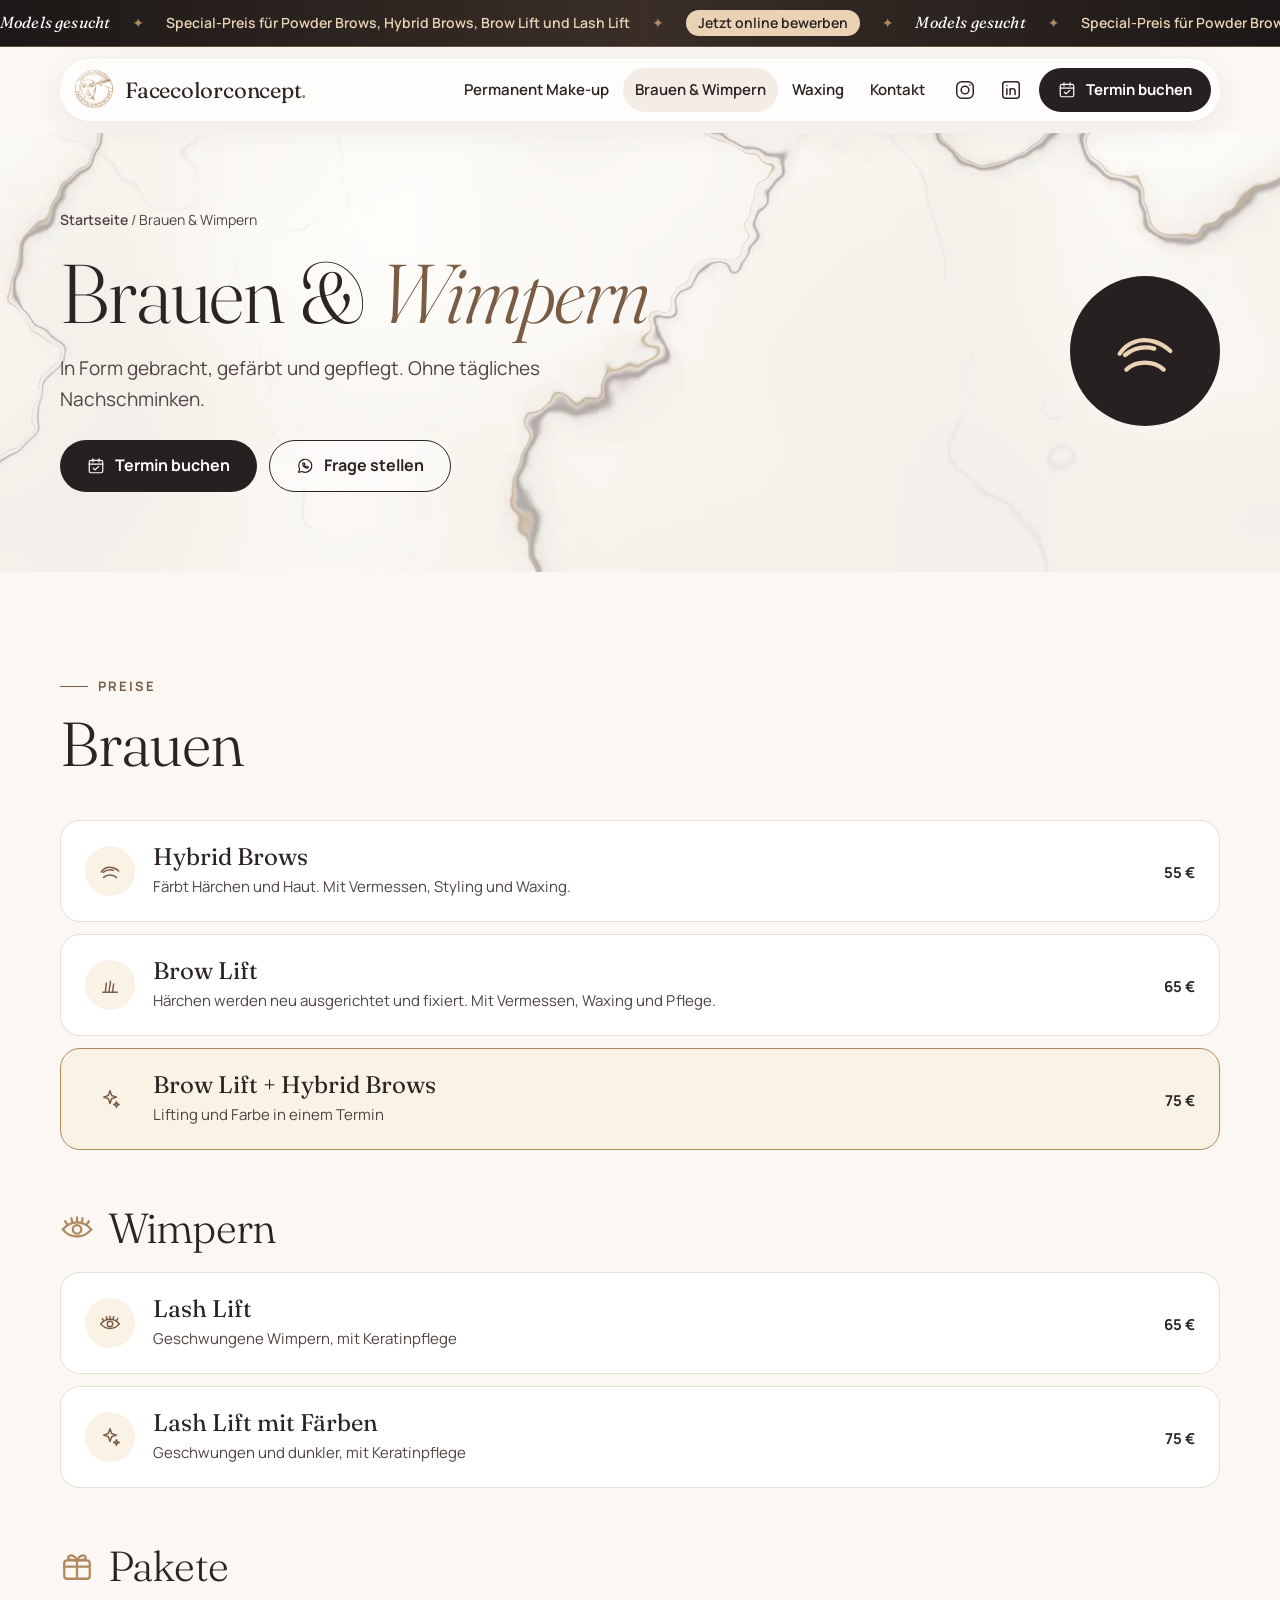
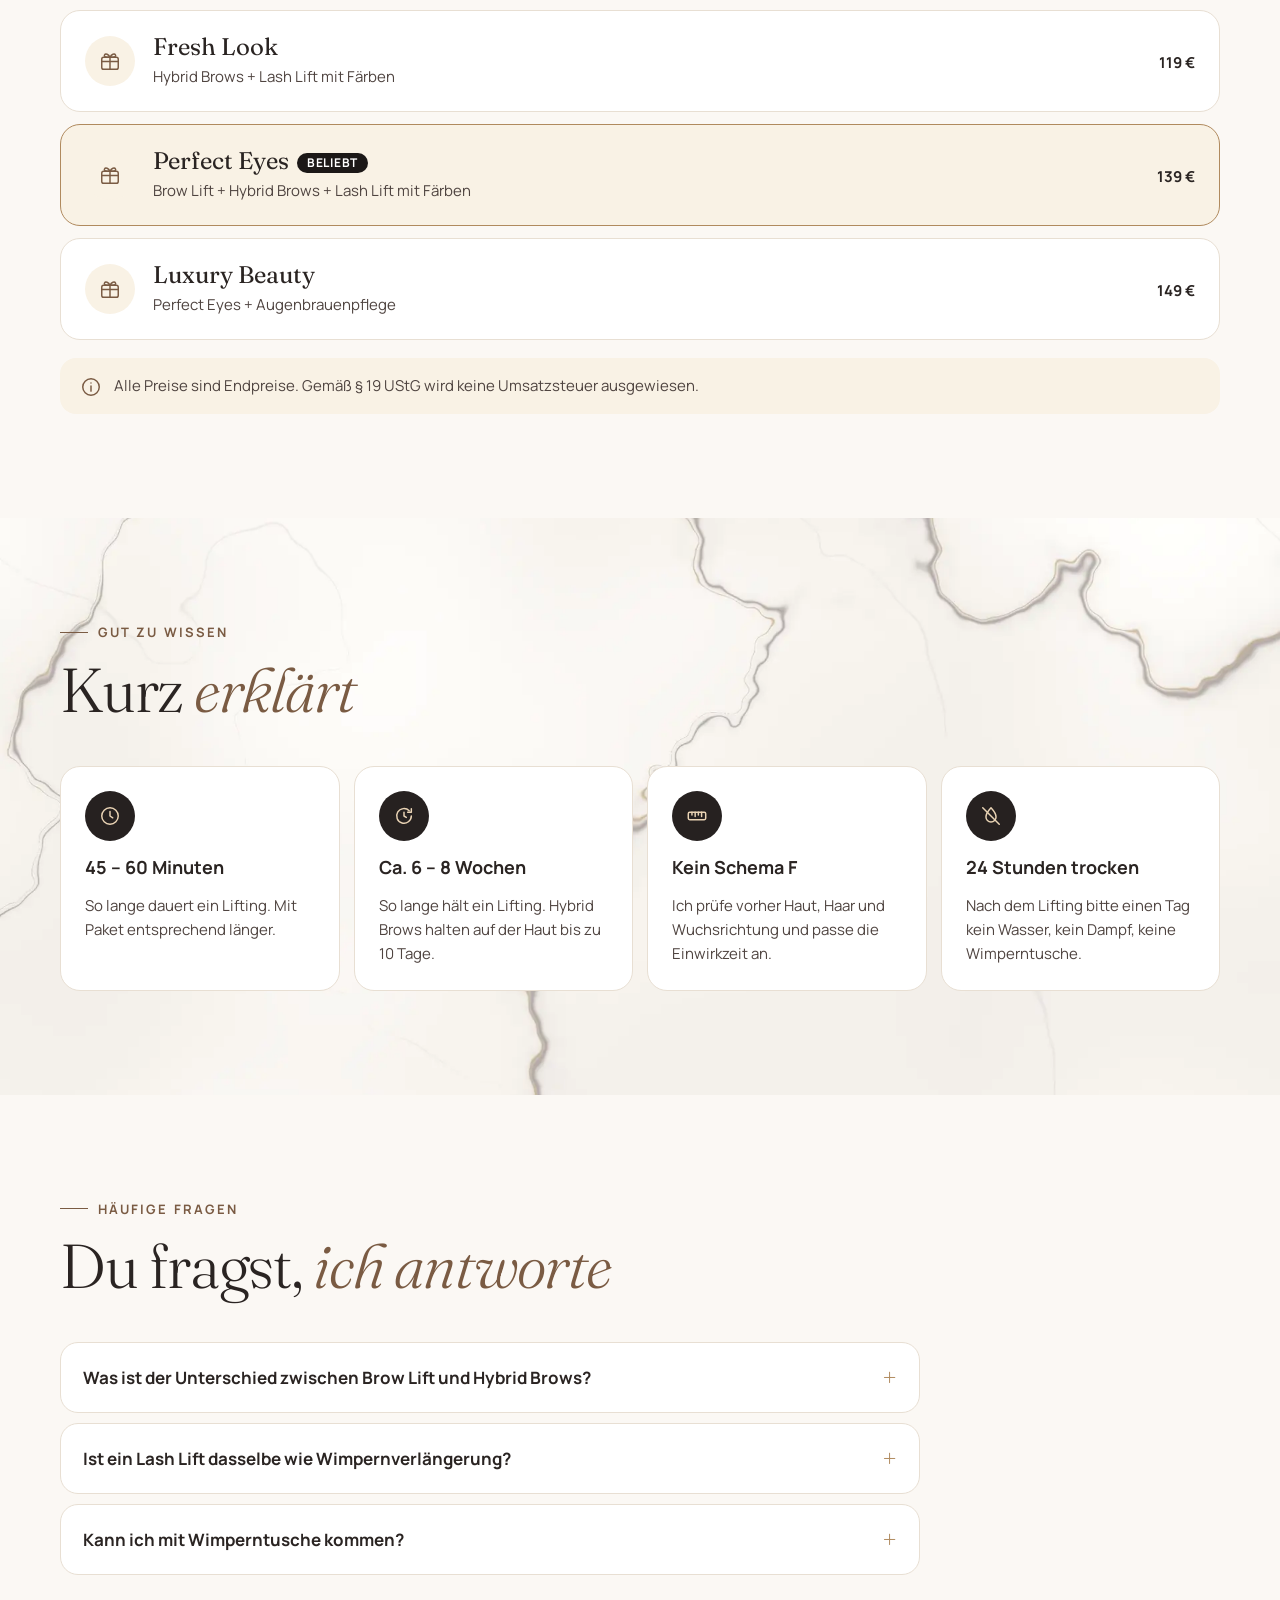
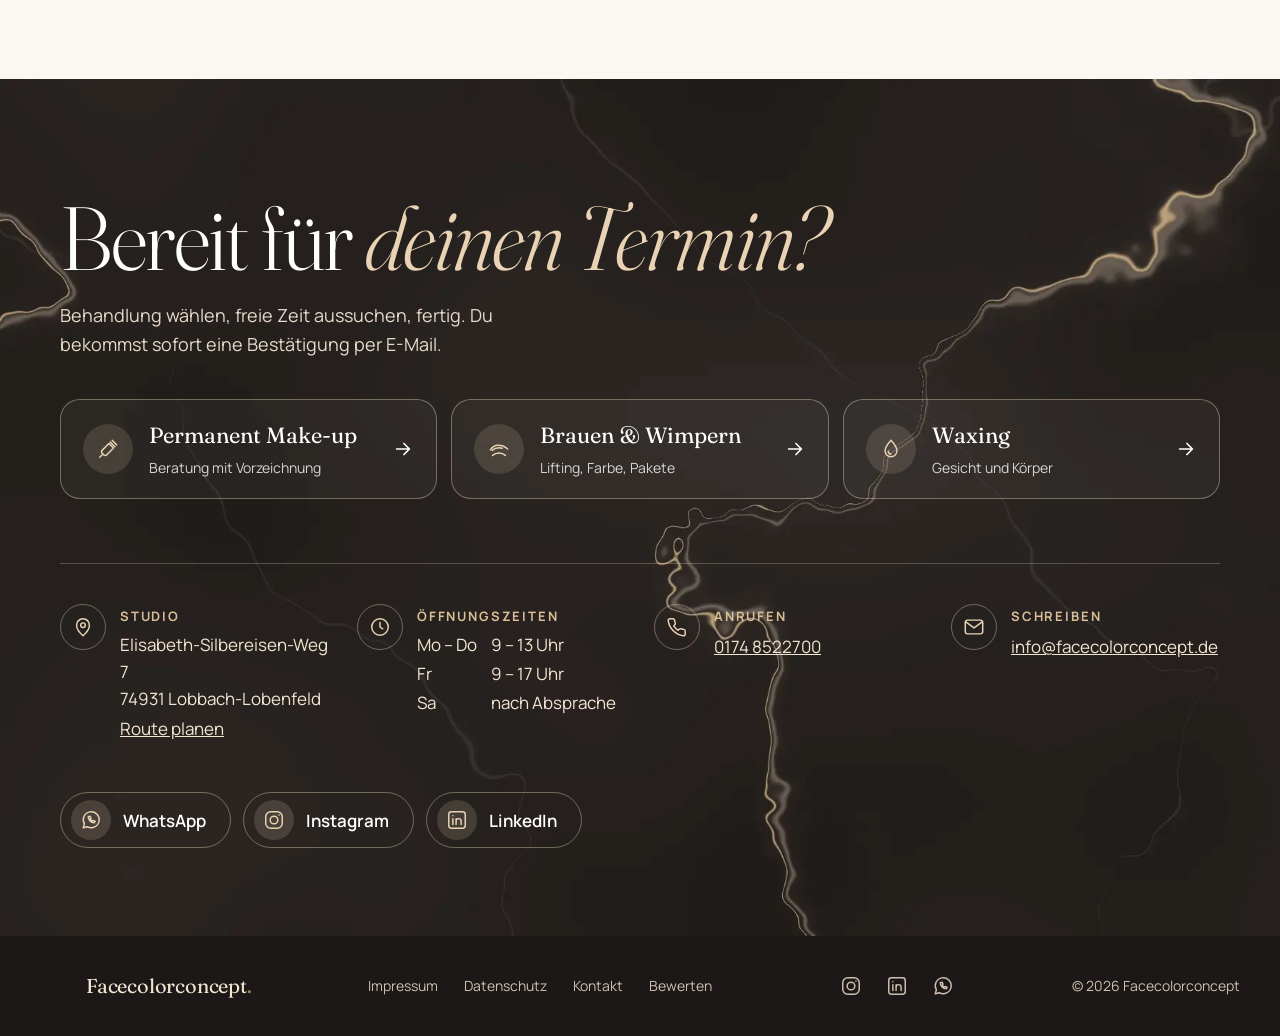
<file: brauen-wimpern.html>
<!doctype html>
<html lang="de">
<head>
<meta charset="utf-8">
<meta name="viewport" content="width=device-width, initial-scale=1">
<title>Brow Lift, Hybrid Brows & Lash Lift in Lobbach | Facecolorconcept</title>
<meta name="description" content="Brow Lift ab 65 €, Hybrid Brows 55 €, Lash Lift ab 65 € und Pakete ab 119 €. Brauen und Wimpern in Lobbach-Lobenfeld bei Heidelberg.">
<meta http-equiv="Content-Security-Policy" content="default-src 'self'; img-src 'self' https://facecolorconcept.goatcounter.com; script-src 'self'; style-src 'self'; font-src 'self'; connect-src 'self'; object-src 'none'; base-uri 'self'; form-action 'none'; upgrade-insecure-requests">
<meta name="referrer" content="strict-origin-when-cross-origin">
<meta name="theme-color" content="#262120">
<link rel="canonical" href="https://facecolorconcept.de/brauen-wimpern">
<link rel="icon" href="assets/img/favicon.png" type="image/png">
<link rel="apple-touch-icon" href="assets/img/apple-touch-icon.png">
<link rel="preload" href="assets/fonts/fraunces.woff2" as="font" type="font/woff2" crossorigin>
<link rel="preload" href="assets/fonts/manrope.woff2" as="font" type="font/woff2" crossorigin>
<link rel="stylesheet" href="assets/css/style.css">
<meta property="og:type" content="website">
<meta property="og:locale" content="de_DE">
<meta property="og:site_name" content="Facecolorconcept">
<meta property="og:title" content="Brow Lift, Hybrid Brows & Lash Lift in Lobbach | Facecolorconcept">
<meta property="og:description" content="Brow Lift ab 65 €, Hybrid Brows 55 €, Lash Lift ab 65 € und Pakete ab 119 €. Brauen und Wimpern in Lobbach-Lobenfeld bei Heidelberg.">
<meta property="og:url" content="https://facecolorconcept.de/brauen-wimpern">
<meta property="og:image" content="https://facecolorconcept.de/assets/img/teilen.jpg">

<script type="application/ld+json">{"@context": "https://schema.org", "@graph": [{"@type": "Service", "name": "Brauen und Wimpern", "description": "Brow Lift, Hybrid Brows, Lash Lift und Pakete in Lobbach-Lobenfeld", "serviceType": "Brauen und Wimpern", "provider": {"@type": "BeautySalon", "@id": "https://facecolorconcept.de/#studio", "name": "Facecolorconcept"}, "areaServed": ["Lobbach", "Heidelberg", "Sinsheim", "Neckargemünd", "Meckesheim", "Mosbach"], "url": "https://facecolorconcept.de/brauen-wimpern", "hasOfferCatalog": {"@type": "OfferCatalog", "name": "Brauen und Wimpern", "itemListElement": [{"@type": "Offer", "itemOffered": {"@type": "Service", "name": "Hybrid Brows", "description": "Färbt Härchen und Haut. Mit Vermessen, Styling und Waxing."}, "price": "55", "priceCurrency": "EUR"}, {"@type": "Offer", "itemOffered": {"@type": "Service", "name": "Brow Lift", "description": "Härchen werden neu ausgerichtet und fixiert. Mit Vermessen, Waxing und Pflege."}, "price": "65", "priceCurrency": "EUR"}, {"@type": "Offer", "itemOffered": {"@type": "Service", "name": "Brow Lift + Hybrid Brows", "description": "Lifting und Farbe in einem Termin"}, "price": "75", "priceCurrency": "EUR"}, {"@type": "Offer", "itemOffered": {"@type": "Service", "name": "Lash Lift", "description": "Geschwungene Wimpern, mit Keratinpflege"}, "price": "65", "priceCurrency": "EUR"}, {"@type": "Offer", "itemOffered": {"@type": "Service", "name": "Lash Lift mit Färben", "description": "Geschwungen und dunkler, mit Keratinpflege"}, "price": "75", "priceCurrency": "EUR"}, {"@type": "Offer", "itemOffered": {"@type": "Service", "name": "Fresh Look", "description": "Hybrid Brows + Lash Lift mit Färben"}, "price": "119", "priceCurrency": "EUR"}, {"@type": "Offer", "itemOffered": {"@type": "Service", "name": "Perfect Eyes", "description": "Brow Lift + Hybrid Brows + Lash Lift mit Färben"}, "price": "139", "priceCurrency": "EUR"}, {"@type": "Offer", "itemOffered": {"@type": "Service", "name": "Luxury Beauty", "description": "Perfect Eyes + Augenbrauenpflege"}, "price": "149", "priceCurrency": "EUR"}]}}, {"@type": "FAQPage", "mainEntity": [{"@type": "Question", "name": "Was ist der Unterschied zwischen Brow Lift und Hybrid Brows?", "acceptedAnswer": {"@type": "Answer", "text": "Beim Brow Lift werden die Härchen neu ausgerichtet, die Braue wirkt voller und ordentlicher. Hybrid Brows ist eine Färbung von Härchen und Haut, ohne Lifting. Zusammen ergeben sie die stärkste Wirkung."}}, {"@type": "Question", "name": "Ist ein Lash Lift dasselbe wie Wimpernverlängerung?", "acceptedAnswer": {"@type": "Answer", "text": "Nein. Beim Lash Lift werden deine eigenen Wimpern geschwungen. Es wird nichts angeklebt."}}, {"@type": "Question", "name": "Kann ich mit Wimperntusche kommen?", "acceptedAnswer": {"@type": "Answer", "text": "Bitte komm ungeschminkt an Augen und Brauen. Kontaktlinsen nimmst du am besten vorher heraus."}}]}]}</script>
</head>
<body>
<a class="sprung" href="#inhalt">Zum Inhalt springen</a>
<aside class="modelband" aria-label="Models gesucht"><a href="index.html#model"><span class="nur-sr">Models gesucht: Special-Preis für Powder Brows, Hybrid Brows, Brow Lift und Lash Lift. Jetzt online bewerben.</span><span class="mb-lauf" aria-hidden="true"><span><b>Models gesucht</b><span class="mb-stern">✦</span>Special-Preis für Powder Brows, Hybrid Brows, Brow Lift und Lash Lift<span class="mb-stern">✦</span><u>Jetzt online bewerben</u><span class="mb-stern">✦</span><span class="angebot">Eröffnung: 15 % auf alles bis 30.11.<span class="mb-stern">✦</span></span><b>Models gesucht</b><span class="mb-stern">✦</span>Special-Preis für Powder Brows, Hybrid Brows, Brow Lift und Lash Lift<span class="mb-stern">✦</span><u>Jetzt online bewerben</u><span class="mb-stern">✦</span><span class="angebot">Eröffnung: 15 % auf alles bis 30.11.<span class="mb-stern">✦</span></span></span><span><b>Models gesucht</b><span class="mb-stern">✦</span>Special-Preis für Powder Brows, Hybrid Brows, Brow Lift und Lash Lift<span class="mb-stern">✦</span><u>Jetzt online bewerben</u><span class="mb-stern">✦</span><span class="angebot">Eröffnung: 15 % auf alles bis 30.11.<span class="mb-stern">✦</span></span><b>Models gesucht</b><span class="mb-stern">✦</span>Special-Preis für Powder Brows, Hybrid Brows, Brow Lift und Lash Lift<span class="mb-stern">✦</span><u>Jetzt online bewerben</u><span class="mb-stern">✦</span><span class="angebot">Eröffnung: 15 % auf alles bis 30.11.<span class="mb-stern">✦</span></span></span></span></a></aside>
<header class="kopf"><div class="huelle"><div class="kopf-innen">
<a class="marke" href="index.html" aria-label="Facecolorconcept, zur Startseite"><img src="assets/img/logo-gold.png" alt="" width="42" height="42"><span>Facecolorconcept<b>.</b></span></a>
<nav class="nav" aria-label="Hauptmenü"><ul class="nav-links"><li><a href="permanent-make-up.html">Permanent Make-up</a></li><li><a href="brauen-wimpern.html" aria-current="page">Brauen & Wimpern</a></li><li><a href="waxing.html">Waxing</a></li><li><a href="index.html#kontakt">Kontakt</a></li></ul>
<div class="sozial"><a href="https://www.instagram.com/facecolorconcept/" rel="noopener" aria-label="Instagram @facecolorconcept"><svg class="i " aria-hidden="true" focusable="false"><use href="assets/icons.svg#instagram"></use></svg></a><a href="https://www.linkedin.com/company/facecolorconcept/" rel="noopener" aria-label="LinkedIn Facecolorconcept"><svg class="i " aria-hidden="true" focusable="false"><use href="assets/icons.svg#linkedin"></use></svg></a></div>
<a class="knopf knopf-dunkel knopf-klein" href="index.html#kontakt"><svg class="i i-s" aria-hidden="true" focusable="false"><use href="assets/icons.svg#kalender"></use></svg>Termin buchen</a>
<details class="menue"><summary aria-label="Menü öffnen"><svg class="i " aria-hidden="true" focusable="false"><use href="assets/icons.svg#menue"></use></svg></summary><div class="menue-feld"><a href="index.html"><svg class="i " aria-hidden="true" focusable="false"><use href="assets/icons.svg#funkeln"></use></svg>Start</a><a href="permanent-make-up.html"><svg class="i " aria-hidden="true" focusable="false"><use href="assets/icons.svg#pmu"></use></svg>Permanent Make-up</a><a href="brauen-wimpern.html"><svg class="i " aria-hidden="true" focusable="false"><use href="assets/icons.svg#braue"></use></svg>Brauen & Wimpern</a><a href="waxing.html"><svg class="i " aria-hidden="true" focusable="false"><use href="assets/icons.svg#wachs"></use></svg>Waxing</a><a href="index.html#model"><svg class="i " aria-hidden="true" focusable="false"><use href="assets/icons.svg#funkeln"></use></svg>Models gesucht</a><a href="index.html#kontakt"><svg class="i " aria-hidden="true" focusable="false"><use href="assets/icons.svg#ort"></use></svg>Kontakt</a><a href="https://www.instagram.com/facecolorconcept/" rel="noopener"><svg class="i " aria-hidden="true" focusable="false"><use href="assets/icons.svg#instagram"></use></svg>Instagram</a><a href="https://www.linkedin.com/company/facecolorconcept/" rel="noopener"><svg class="i " aria-hidden="true" focusable="false"><use href="assets/icons.svg#linkedin"></use></svg>LinkedIn</a></div></details>
</nav></div></div></header>
<main id="inhalt">
<section class="seitenkopf marmor"><div class="huelle seitenkopf-innen">
<div class="seitenkopf-text">
<p class="brotkrumen"><a href="index.html">Startseite</a> / Brauen &amp; Wimpern</p>
<h1>Brauen &amp; <em>Wimpern</em></h1>
<p class="unterzeile">In Form gebracht, gefärbt und gepflegt. Ohne tägliches Nachschminken.</p>
<div class="knopfreihe"><a class="knopf knopf-dunkel" href="https://calendar.google.com/calendar/appointments/schedules/AcZssZ3TWfWredSL36sEth7nJj7C3yMIMnPWYh9Qk11H2CMjYnlBax1mEqhsHFlk1iGGQQ5jMBZb1IZK" rel="noopener"><svg class="i i-s" aria-hidden="true" focusable="false"><use href="assets/icons.svg#kalender"></use></svg>Termin buchen</a>
<a class="knopf knopf-rand" href="https://wa.me/491748522700" rel="noopener"><svg class="i i-s" aria-hidden="true" focusable="false"><use href="assets/icons.svg#whatsapp"></use></svg>Frage stellen</a></div>

</div>
<div class="seitenkopf-symbol"><svg class="i " aria-hidden="true" focusable="false"><use href="assets/icons.svg#braue"></use></svg></div>
</div></section>
<section id="brauen" class="abschnitt" aria-labelledby="brauen-titel"><div class="huelle">
<div class="abschnitt-kopf"><div><p class="dachzeile">Preise</p><h2 id="brauen-titel">Brauen</h2></div></div>
<div class="preisliste">
<div class="posten"><span class="posten-symbol"><svg class="i " aria-hidden="true" focusable="false"><use href="assets/icons.svg#braue"></use></svg></span>
<div class="posten-text"><b>Hybrid Brows</b><span>Färbt Härchen und Haut. Mit Vermessen, Styling und Waxing.</span></div><div class="posten-preis"><span class="preis-alt">55 €</span><span class="angebot"> 47 €</span></div></div>
<div class="posten"><span class="posten-symbol"><svg class="i " aria-hidden="true" focusable="false"><use href="assets/icons.svg#haar"></use></svg></span>
<div class="posten-text"><b>Brow Lift</b><span>Härchen werden neu ausgerichtet und fixiert. Mit Vermessen, Waxing und Pflege.</span></div><div class="posten-preis"><span class="preis-alt">65 €</span><span class="angebot"> 55 €</span></div></div>
<div class="posten posten-hervor"><span class="posten-symbol"><svg class="i " aria-hidden="true" focusable="false"><use href="assets/icons.svg#funkeln"></use></svg></span>
<div class="posten-text"><b>Brow Lift + Hybrid Brows</b><span>Lifting und Farbe in einem Termin</span></div><div class="posten-preis"><span class="preis-alt">75 €</span><span class="angebot"> 64 €</span></div></div>
</div>
<div id="wimpern" class="gruppe"><h2><svg class="i " aria-hidden="true" focusable="false"><use href="assets/icons.svg#wimpern"></use></svg>Wimpern</h2>
<div class="preisliste">
<div class="posten"><span class="posten-symbol"><svg class="i " aria-hidden="true" focusable="false"><use href="assets/icons.svg#wimpern"></use></svg></span>
<div class="posten-text"><b>Lash Lift</b><span>Geschwungene Wimpern, mit Keratinpflege</span></div><div class="posten-preis"><span class="preis-alt">65 €</span><span class="angebot"> 55 €</span></div></div>
<div class="posten"><span class="posten-symbol"><svg class="i " aria-hidden="true" focusable="false"><use href="assets/icons.svg#funkeln"></use></svg></span>
<div class="posten-text"><b>Lash Lift mit Färben</b><span>Geschwungen und dunkler, mit Keratinpflege</span></div><div class="posten-preis"><span class="preis-alt">75 €</span><span class="angebot"> 64 €</span></div></div>
</div></div>
<div id="pakete" class="gruppe"><h2><svg class="i " aria-hidden="true" focusable="false"><use href="assets/icons.svg#paket"></use></svg>Pakete</h2>
<div class="preisliste">
<div class="posten"><span class="posten-symbol"><svg class="i " aria-hidden="true" focusable="false"><use href="assets/icons.svg#paket"></use></svg></span>
<div class="posten-text"><b>Fresh Look</b><span>Hybrid Brows + Lash Lift mit Färben</span></div><div class="posten-preis"><span class="preis-alt">119 €</span><span class="angebot"> 101 €</span></div></div>
<div class="posten posten-hervor"><span class="posten-symbol"><svg class="i " aria-hidden="true" focusable="false"><use href="assets/icons.svg#paket"></use></svg></span>
<div class="posten-text"><b>Perfect Eyes<span class="etikett">BELIEBT</span></b><span>Brow Lift + Hybrid Brows + Lash Lift mit Färben</span></div><div class="posten-preis"><span class="preis-alt">139 €</span><span class="angebot"> 118 €</span></div></div>
<div class="posten"><span class="posten-symbol"><svg class="i " aria-hidden="true" focusable="false"><use href="assets/icons.svg#paket"></use></svg></span>
<div class="posten-text"><b>Luxury Beauty</b><span>Perfect Eyes + Augenbrauenpflege</span></div><div class="posten-preis"><span class="preis-alt">149 €</span><span class="angebot"> 127 €</span></div></div>
</div></div>
<p class="hinweis angebot"><svg class="i " aria-hidden="true" focusable="false"><use href="assets/icons.svg#geschenk"></use></svg><span>Eröffnungsangebot: 15 % auf alle Behandlungen bis 30.11.2026. Ab 1.12.2026 gelten die regulären (jetzt durchgestrichenen) Preise. Nicht mit anderen Aktionen kombinierbar.</span></p><p class="hinweis"><svg class="i " aria-hidden="true" focusable="false"><use href="assets/icons.svg#info"></use></svg><span>Alle Preise sind Endpreise. Gemäß § 19 UStG wird keine Umsatzsteuer ausgewiesen.</span></p>
</div></section>
<section class="abschnitt marmor" aria-labelledby="wissen-titel"><div class="huelle">
<div class="abschnitt-kopf"><div><p class="dachzeile">Gut zu wissen</p><h2 id="wissen-titel">Kurz <em>erklärt</em></h2></div></div>
<div class="wissen"><div><span class="w-symbol"><svg class="i " aria-hidden="true" focusable="false"><use href="assets/icons.svg#uhr"></use></svg></span><b>45 – 60 Minuten</b><span>So lange dauert ein Lifting. Mit Paket entsprechend länger.</span></div><div><span class="w-symbol"><svg class="i " aria-hidden="true" focusable="false"><use href="assets/icons.svg#haelt"></use></svg></span><b>Ca. 6 – 8 Wochen</b><span>So lange hält ein Lifting. Hybrid Brows halten auf der Haut bis zu 10 Tage.</span></div><div><span class="w-symbol"><svg class="i " aria-hidden="true" focusable="false"><use href="assets/icons.svg#lineal"></use></svg></span><b>Kein Schema F</b><span>Ich prüfe vorher Haut, Haar und Wuchsrichtung und passe die Einwirkzeit an.</span></div><div><span class="w-symbol"><svg class="i " aria-hidden="true" focusable="false"><use href="assets/icons.svg#tropfen-x"></use></svg></span><b>24 Stunden trocken</b><span>Nach dem Lifting bitte einen Tag kein Wasser, kein Dampf, keine Wimperntusche.</span></div></div>
</div></section>
<section class="abschnitt" aria-labelledby="fragen-titel"><div class="huelle">
<div class="abschnitt-kopf"><div><p class="dachzeile">Häufige Fragen</p><h2 id="fragen-titel">Du fragst, <em>ich antworte</em></h2></div></div>
<div class="fragen"><details><summary>Was ist der Unterschied zwischen Brow Lift und Hybrid Brows?</summary><p>Beim Brow Lift werden die Härchen neu ausgerichtet, die Braue wirkt voller und ordentlicher. Hybrid Brows ist eine Färbung von Härchen und Haut, ohne Lifting. Zusammen ergeben sie die stärkste Wirkung.</p></details><details><summary>Ist ein Lash Lift dasselbe wie Wimpernverlängerung?</summary><p>Nein. Beim Lash Lift werden deine eigenen Wimpern geschwungen. Es wird nichts angeklebt.</p></details><details><summary>Kann ich mit Wimperntusche kommen?</summary><p>Bitte komm ungeschminkt an Augen und Brauen. Kontaktlinsen nimmst du am besten vorher heraus.</p></details></div>
</div></section>
<section id="kontakt" class="kontakt marmor-dunkel" aria-labelledby="kontakt-titel"><div class="huelle">
<h2 id="kontakt-titel">Bereit für <em>deinen Termin?</em></h2>
<p class="unterzeile">Behandlung wählen, freie Zeit aussuchen, fertig. Du bekommst sofort eine Bestätigung per E-Mail.</p>
<div class="buchen">
<a href="https://calendar.google.com/calendar/appointments/schedules/AcZssZ0W7Y41-nvT5F7qibxaAA-_3sntyDcwnQsq_N9JnynrLRz6_lx8_kPI-M7NoxWNJtw4HAvrp8Aa" rel="noopener"><span class="b-symbol"><svg class="i " aria-hidden="true" focusable="false"><use href="assets/icons.svg#pmu"></use></svg></span><span><b>Permanent Make-up</b><small>Beratung mit Vorzeichnung</small></span><svg class="i pfeil" aria-hidden="true" focusable="false"><use href="assets/icons.svg#pfeil"></use></svg></a>
<a href="https://calendar.google.com/calendar/appointments/schedules/AcZssZ3TWfWredSL36sEth7nJj7C3yMIMnPWYh9Qk11H2CMjYnlBax1mEqhsHFlk1iGGQQ5jMBZb1IZK" rel="noopener"><span class="b-symbol"><svg class="i " aria-hidden="true" focusable="false"><use href="assets/icons.svg#braue"></use></svg></span><span><b>Brauen &amp; Wimpern</b><small>Lifting, Farbe, Pakete</small></span><svg class="i pfeil" aria-hidden="true" focusable="false"><use href="assets/icons.svg#pfeil"></use></svg></a>
<a href="https://calendar.google.com/calendar/appointments/schedules/AcZssZ15VoZ3M2ykFBg5dEog1ucELycZfQTqySF8WUEhzVzdiiUvNusT0zaV16lQ3gb8Dq1Jra11zT0Z" rel="noopener"><span class="b-symbol"><svg class="i " aria-hidden="true" focusable="false"><use href="assets/icons.svg#wachs"></use></svg></span><span><b>Waxing</b><small>Gesicht und Körper</small></span><svg class="i pfeil" aria-hidden="true" focusable="false"><use href="assets/icons.svg#pfeil"></use></svg></a>
</div>
<div class="infos">
<div class="info"><span class="info-symbol"><svg class="i " aria-hidden="true" focusable="false"><use href="assets/icons.svg#ort"></use></svg></span><div><h3>Studio</h3><address>Elisabeth-Silbereisen-Weg 7<br>74931 Lobbach-Lobenfeld</address><a href="https://www.google.com/maps/dir/?api=1&destination=Elisabeth-Silbereisen-Weg+7,+74931+Lobbach" rel="noopener">Route planen</a></div></div>
<div class="info"><span class="info-symbol"><svg class="i " aria-hidden="true" focusable="false"><use href="assets/icons.svg#uhr"></use></svg></span><div><h3>Öffnungszeiten</h3><dl><dt>Mo – Do</dt><dd>9 – 13 Uhr</dd><dt>Fr</dt><dd>9 – 17 Uhr</dd><dt>Sa</dt><dd>nach Absprache</dd></dl></div></div>
<div class="info"><span class="info-symbol"><svg class="i " aria-hidden="true" focusable="false"><use href="assets/icons.svg#telefon"></use></svg></span><div><h3>Anrufen</h3><a href="tel:+491748522700">0174 8522700</a></div></div>
<div class="info"><span class="info-symbol"><svg class="i " aria-hidden="true" focusable="false"><use href="assets/icons.svg#mail"></use></svg></span><div><h3>Schreiben</h3><a href="mailto:info@facecolorconcept.de">info@facecolorconcept.de</a></div></div>
</div>
<div class="sozial-gross">
<a href="https://wa.me/491748522700" rel="noopener"><span class="s-symbol"><svg class="i " aria-hidden="true" focusable="false"><use href="assets/icons.svg#whatsapp"></use></svg></span>WhatsApp</a>
<a href="https://www.instagram.com/facecolorconcept/" rel="noopener"><span class="s-symbol"><svg class="i " aria-hidden="true" focusable="false"><use href="assets/icons.svg#instagram"></use></svg></span>Instagram</a>
<a href="https://www.linkedin.com/company/facecolorconcept/" rel="noopener"><span class="s-symbol"><svg class="i " aria-hidden="true" focusable="false"><use href="assets/icons.svg#linkedin"></use></svg></span>LinkedIn</a>
</div>
</div></section>
</main>
<footer class="fuss"><div class="huelle fuss-innen">
<a class="marke" href="index.html"><img src="assets/img/logo-hell.png" alt="" width="36" height="36" loading="lazy"><span>Facecolorconcept<b>.</b></span></a>
<nav aria-label="Rechtliches"><a href="impressum.html">Impressum</a><a href="datenschutz.html">Datenschutz</a><a href="index.html#kontakt">Kontakt</a><a href="bewertung.html">Bewerten</a></nav>
<div class="sozial"><a href="https://www.instagram.com/facecolorconcept/" rel="noopener" aria-label="Instagram"><svg class="i " aria-hidden="true" focusable="false"><use href="assets/icons.svg#instagram"></use></svg></a><a href="https://www.linkedin.com/company/facecolorconcept/" rel="noopener" aria-label="LinkedIn"><svg class="i " aria-hidden="true" focusable="false"><use href="assets/icons.svg#linkedin"></use></svg></a><a href="https://wa.me/491748522700" rel="noopener" aria-label="WhatsApp"><svg class="i " aria-hidden="true" focusable="false"><use href="assets/icons.svg#whatsapp"></use></svg></a></div>
<span>© 2026 Facecolorconcept</span>
</div></footer>
<nav class="handy-leiste" aria-label="Schnellkontakt"><a class="hl-buchen" href="index.html#kontakt"><svg class="i i-s" aria-hidden="true" focusable="false"><use href="assets/icons.svg#kalender"></use></svg>Termin buchen</a><a class="hl-rund" href="https://wa.me/491748522700" rel="noopener" aria-label="WhatsApp"><svg class="i " aria-hidden="true" focusable="false"><use href="assets/icons.svg#whatsapp"></use></svg></a><a class="hl-rund" href="tel:+491748522700" aria-label="Anrufen"><svg class="i " aria-hidden="true" focusable="false"><use href="assets/icons.svg#telefon"></use></svg></a></nav>
<script src="assets/js/main.js"></script>
</body>
</html>
</file>
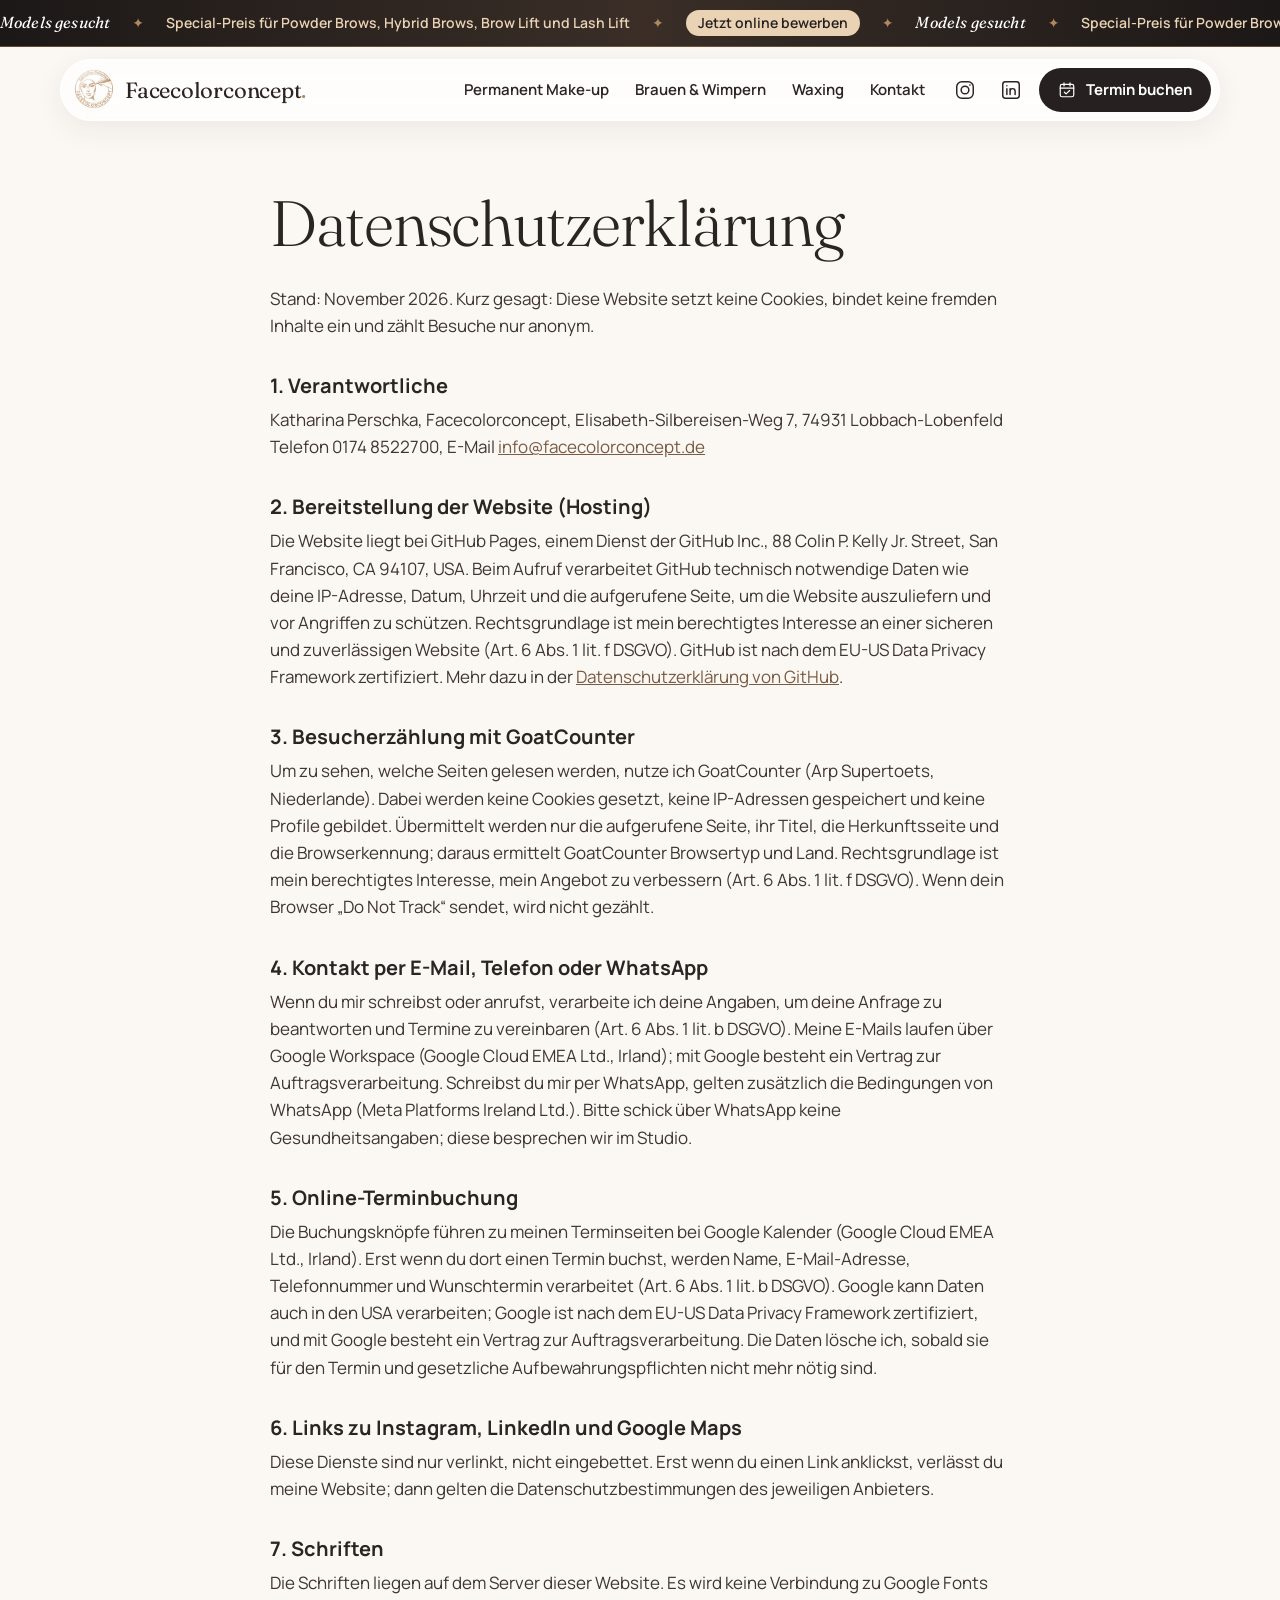
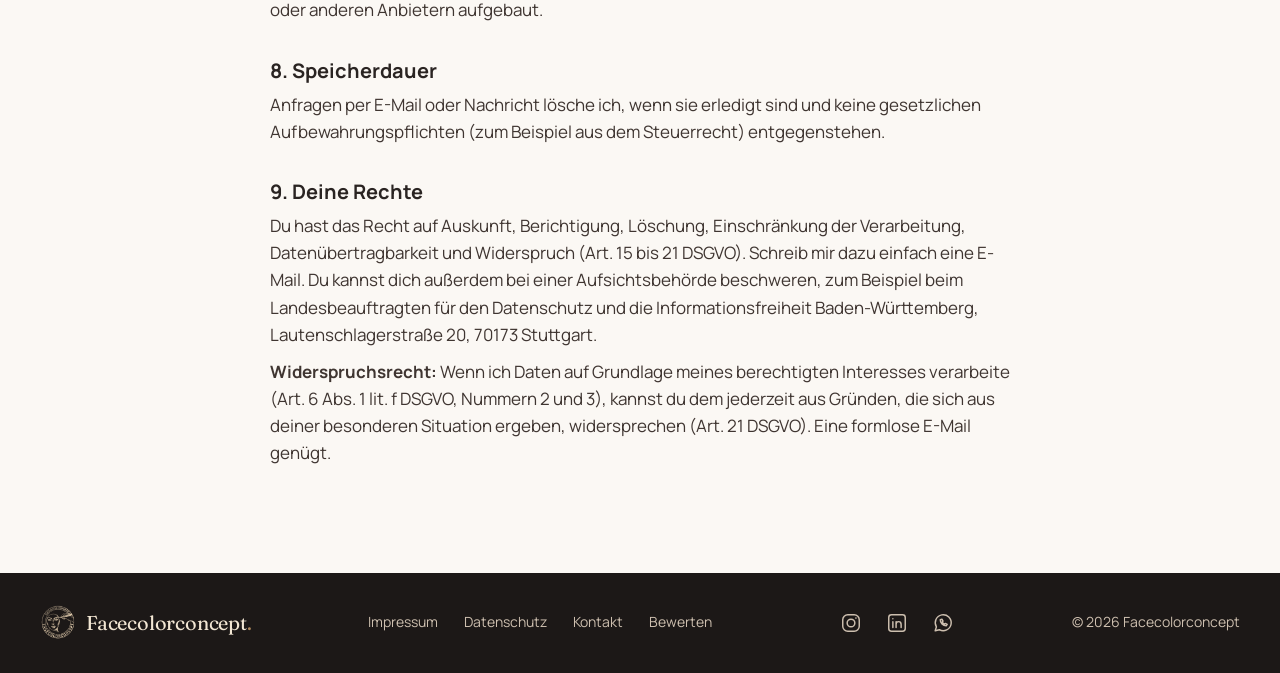
<file: datenschutz.html>
<!doctype html>
<html lang="de">
<head>
<meta charset="utf-8">
<meta name="viewport" content="width=device-width, initial-scale=1">
<title>Datenschutz | Facecolorconcept</title>
<meta name="description" content="Datenschutzerklärung von Facecolorconcept: keine Cookies, keine fremden Server.">
<meta http-equiv="Content-Security-Policy" content="default-src 'self'; img-src 'self' https://facecolorconcept.goatcounter.com; script-src 'self'; style-src 'self'; font-src 'self'; connect-src 'self'; object-src 'none'; base-uri 'self'; form-action 'none'; upgrade-insecure-requests">
<meta name="referrer" content="strict-origin-when-cross-origin">
<meta name="theme-color" content="#262120">
<link rel="canonical" href="https://facecolorconcept.de/datenschutz">
<link rel="icon" href="assets/img/favicon.png" type="image/png">
<link rel="apple-touch-icon" href="assets/img/apple-touch-icon.png">
<link rel="preload" href="assets/fonts/fraunces.woff2" as="font" type="font/woff2" crossorigin>
<link rel="preload" href="assets/fonts/manrope.woff2" as="font" type="font/woff2" crossorigin>
<link rel="stylesheet" href="assets/css/style.css">
<meta property="og:type" content="website">
<meta property="og:locale" content="de_DE">
<meta property="og:site_name" content="Facecolorconcept">
<meta property="og:title" content="Datenschutz | Facecolorconcept">
<meta property="og:description" content="Datenschutzerklärung von Facecolorconcept: keine Cookies, keine fremden Server.">
<meta property="og:url" content="https://facecolorconcept.de/datenschutz">
<meta property="og:image" content="https://facecolorconcept.de/assets/img/teilen.jpg">

</head>
<body>
<a class="sprung" href="#inhalt">Zum Inhalt springen</a>
<aside class="modelband" aria-label="Models gesucht"><a href="index.html#model"><span class="nur-sr">Models gesucht: Special-Preis für Powder Brows, Hybrid Brows, Brow Lift und Lash Lift. Jetzt online bewerben.</span><span class="mb-lauf" aria-hidden="true"><span><b>Models gesucht</b><span class="mb-stern">✦</span>Special-Preis für Powder Brows, Hybrid Brows, Brow Lift und Lash Lift<span class="mb-stern">✦</span><u>Jetzt online bewerben</u><span class="mb-stern">✦</span><span class="angebot">Eröffnung: 15 % auf alles bis 30.11.<span class="mb-stern">✦</span></span><b>Models gesucht</b><span class="mb-stern">✦</span>Special-Preis für Powder Brows, Hybrid Brows, Brow Lift und Lash Lift<span class="mb-stern">✦</span><u>Jetzt online bewerben</u><span class="mb-stern">✦</span><span class="angebot">Eröffnung: 15 % auf alles bis 30.11.<span class="mb-stern">✦</span></span></span><span><b>Models gesucht</b><span class="mb-stern">✦</span>Special-Preis für Powder Brows, Hybrid Brows, Brow Lift und Lash Lift<span class="mb-stern">✦</span><u>Jetzt online bewerben</u><span class="mb-stern">✦</span><span class="angebot">Eröffnung: 15 % auf alles bis 30.11.<span class="mb-stern">✦</span></span><b>Models gesucht</b><span class="mb-stern">✦</span>Special-Preis für Powder Brows, Hybrid Brows, Brow Lift und Lash Lift<span class="mb-stern">✦</span><u>Jetzt online bewerben</u><span class="mb-stern">✦</span><span class="angebot">Eröffnung: 15 % auf alles bis 30.11.<span class="mb-stern">✦</span></span></span></span></a></aside>
<header class="kopf"><div class="huelle"><div class="kopf-innen">
<a class="marke" href="index.html" aria-label="Facecolorconcept, zur Startseite"><img src="assets/img/logo-gold.png" alt="" width="42" height="42"><span>Facecolorconcept<b>.</b></span></a>
<nav class="nav" aria-label="Hauptmenü"><ul class="nav-links"><li><a href="permanent-make-up.html">Permanent Make-up</a></li><li><a href="brauen-wimpern.html">Brauen & Wimpern</a></li><li><a href="waxing.html">Waxing</a></li><li><a href="index.html#kontakt">Kontakt</a></li></ul>
<div class="sozial"><a href="https://www.instagram.com/facecolorconcept/" rel="noopener" aria-label="Instagram @facecolorconcept"><svg class="i " aria-hidden="true" focusable="false"><use href="assets/icons.svg#instagram"></use></svg></a><a href="https://www.linkedin.com/company/facecolorconcept/" rel="noopener" aria-label="LinkedIn Facecolorconcept"><svg class="i " aria-hidden="true" focusable="false"><use href="assets/icons.svg#linkedin"></use></svg></a></div>
<a class="knopf knopf-dunkel knopf-klein" href="index.html#kontakt"><svg class="i i-s" aria-hidden="true" focusable="false"><use href="assets/icons.svg#kalender"></use></svg>Termin buchen</a>
<details class="menue"><summary aria-label="Menü öffnen"><svg class="i " aria-hidden="true" focusable="false"><use href="assets/icons.svg#menue"></use></svg></summary><div class="menue-feld"><a href="index.html"><svg class="i " aria-hidden="true" focusable="false"><use href="assets/icons.svg#funkeln"></use></svg>Start</a><a href="permanent-make-up.html"><svg class="i " aria-hidden="true" focusable="false"><use href="assets/icons.svg#pmu"></use></svg>Permanent Make-up</a><a href="brauen-wimpern.html"><svg class="i " aria-hidden="true" focusable="false"><use href="assets/icons.svg#braue"></use></svg>Brauen & Wimpern</a><a href="waxing.html"><svg class="i " aria-hidden="true" focusable="false"><use href="assets/icons.svg#wachs"></use></svg>Waxing</a><a href="index.html#model"><svg class="i " aria-hidden="true" focusable="false"><use href="assets/icons.svg#funkeln"></use></svg>Models gesucht</a><a href="index.html#kontakt"><svg class="i " aria-hidden="true" focusable="false"><use href="assets/icons.svg#ort"></use></svg>Kontakt</a><a href="https://www.instagram.com/facecolorconcept/" rel="noopener"><svg class="i " aria-hidden="true" focusable="false"><use href="assets/icons.svg#instagram"></use></svg>Instagram</a><a href="https://www.linkedin.com/company/facecolorconcept/" rel="noopener"><svg class="i " aria-hidden="true" focusable="false"><use href="assets/icons.svg#linkedin"></use></svg>LinkedIn</a></div></details>
</nav></div></div></header>
<main id="inhalt">
<div class="text-seite">
<h1>Datenschutz&shy;erklärung</h1>
<p>Stand: November 2026. Kurz gesagt: Diese Website setzt keine Cookies, bindet keine fremden Inhalte ein und zählt Besuche nur anonym.</p>
<h2>1. Verantwortliche</h2>
<p>Katharina Perschka, Facecolorconcept, Elisabeth-Silbereisen-Weg 7, 74931 Lobbach-Lobenfeld<br>Telefon 0174 8522700, E-Mail <a href="mailto:info@facecolorconcept.de">info@facecolorconcept.de</a></p>
<h2>2. Bereitstellung der Website (Hosting)</h2>
<p>Die Website liegt bei GitHub Pages, einem Dienst der GitHub Inc., 88 Colin P. Kelly Jr. Street, San Francisco, CA 94107, USA. Beim Aufruf verarbeitet GitHub technisch notwendige Daten wie deine IP-Adresse, Datum, Uhrzeit und die aufgerufene Seite, um die Website auszuliefern und vor Angriffen zu schützen. Rechtsgrundlage ist mein berechtigtes Interesse an einer sicheren und zuverlässigen Website (Art. 6 Abs. 1 lit. f DSGVO). GitHub ist nach dem EU-US Data Privacy Framework zertifiziert. Mehr dazu in der <a href="https://docs.github.com/de/site-policy/privacy-policies/github-general-privacy-statement" rel="noopener">Datenschutzerklärung von GitHub</a>.</p>
<h2>3. Besucherzählung mit GoatCounter</h2>
<p>Um zu sehen, welche Seiten gelesen werden, nutze ich GoatCounter (Arp Supertoets, Niederlande). Dabei werden keine Cookies gesetzt, keine IP-Adressen gespeichert und keine Profile gebildet. Übermittelt werden nur die aufgerufene Seite, ihr Titel, die Herkunftsseite und die Browserkennung; daraus ermittelt GoatCounter Browsertyp und Land. Rechtsgrundlage ist mein berechtigtes Interesse, mein Angebot zu verbessern (Art. 6 Abs. 1 lit. f DSGVO). Wenn dein Browser „Do Not Track“ sendet, wird nicht gezählt.</p>
<h2>4. Kontakt per E-Mail, Telefon oder WhatsApp</h2>
<p>Wenn du mir schreibst oder anrufst, verarbeite ich deine Angaben, um deine Anfrage zu beantworten und Termine zu vereinbaren (Art. 6 Abs. 1 lit. b DSGVO). Meine E-Mails laufen über Google Workspace (Google Cloud EMEA Ltd., Irland); mit Google besteht ein Vertrag zur Auftragsverarbeitung. Schreibst du mir per WhatsApp, gelten zusätzlich die Bedingungen von WhatsApp (Meta Platforms Ireland Ltd.). Bitte schick über WhatsApp keine Gesundheitsangaben; diese besprechen wir im Studio.</p>
<h2>5. Online-Terminbuchung</h2>
<p>Die Buchungsknöpfe führen zu meinen Terminseiten bei Google Kalender (Google Cloud EMEA Ltd., Irland). Erst wenn du dort einen Termin buchst, werden Name, E-Mail-Adresse, Telefonnummer und Wunschtermin verarbeitet (Art. 6 Abs. 1 lit. b DSGVO). Google kann Daten auch in den USA verarbeiten; Google ist nach dem EU-US Data Privacy Framework zertifiziert, und mit Google besteht ein Vertrag zur Auftragsverarbeitung. Die Daten lösche ich, sobald sie für den Termin und gesetzliche Aufbewahrungspflichten nicht mehr nötig sind.</p>
<h2>6. Links zu Instagram, LinkedIn und Google Maps</h2>
<p>Diese Dienste sind nur verlinkt, nicht eingebettet. Erst wenn du einen Link anklickst, verlässt du meine Website; dann gelten die Datenschutzbestimmungen des jeweiligen Anbieters.</p>
<h2>7. Schriften</h2>
<p>Die Schriften liegen auf dem Server dieser Website. Es wird keine Verbindung zu Google Fonts oder anderen Anbietern aufgebaut.</p>
<h2>8. Speicherdauer</h2>
<p>Anfragen per E-Mail oder Nachricht lösche ich, wenn sie erledigt sind und keine gesetzlichen Aufbewahrungspflichten (zum Beispiel aus dem Steuerrecht) entgegenstehen.</p>
<h2>9. Deine Rechte</h2>
<p>Du hast das Recht auf Auskunft, Berichtigung, Löschung, Einschränkung der Verarbeitung, Datenübertragbarkeit und Widerspruch (Art. 15 bis 21 DSGVO). Schreib mir dazu einfach eine E-Mail. Du kannst dich außerdem bei einer Aufsichtsbehörde beschweren, zum Beispiel beim Landesbeauftragten für den Datenschutz und die Informationsfreiheit Baden-Württemberg, Lautenschlagerstraße 20, 70173 Stuttgart.</p>
<p><strong>Widerspruchsrecht:</strong> Wenn ich Daten auf Grundlage meines berechtigten Interesses verarbeite (Art. 6 Abs. 1 lit. f DSGVO, Nummern 2 und 3), kannst du dem jederzeit aus Gründen, die sich aus deiner besonderen Situation ergeben, widersprechen (Art. 21 DSGVO). Eine formlose E-Mail genügt.</p>
</div>
</main>
<footer class="fuss"><div class="huelle fuss-innen">
<a class="marke" href="index.html"><img src="assets/img/logo-hell.png" alt="" width="36" height="36" loading="lazy"><span>Facecolorconcept<b>.</b></span></a>
<nav aria-label="Rechtliches"><a href="impressum.html">Impressum</a><a href="datenschutz.html">Datenschutz</a><a href="index.html#kontakt">Kontakt</a><a href="bewertung.html">Bewerten</a></nav>
<div class="sozial"><a href="https://www.instagram.com/facecolorconcept/" rel="noopener" aria-label="Instagram"><svg class="i " aria-hidden="true" focusable="false"><use href="assets/icons.svg#instagram"></use></svg></a><a href="https://www.linkedin.com/company/facecolorconcept/" rel="noopener" aria-label="LinkedIn"><svg class="i " aria-hidden="true" focusable="false"><use href="assets/icons.svg#linkedin"></use></svg></a><a href="https://wa.me/491748522700" rel="noopener" aria-label="WhatsApp"><svg class="i " aria-hidden="true" focusable="false"><use href="assets/icons.svg#whatsapp"></use></svg></a></div>
<span>© 2026 Facecolorconcept</span>
</div></footer>
<nav class="handy-leiste" aria-label="Schnellkontakt"><a class="hl-buchen" href="index.html#kontakt"><svg class="i i-s" aria-hidden="true" focusable="false"><use href="assets/icons.svg#kalender"></use></svg>Termin buchen</a><a class="hl-rund" href="https://wa.me/491748522700" rel="noopener" aria-label="WhatsApp"><svg class="i " aria-hidden="true" focusable="false"><use href="assets/icons.svg#whatsapp"></use></svg></a><a class="hl-rund" href="tel:+491748522700" aria-label="Anrufen"><svg class="i " aria-hidden="true" focusable="false"><use href="assets/icons.svg#telefon"></use></svg></a></nav>
<script src="assets/js/main.js"></script>
</body>
</html>
</file>
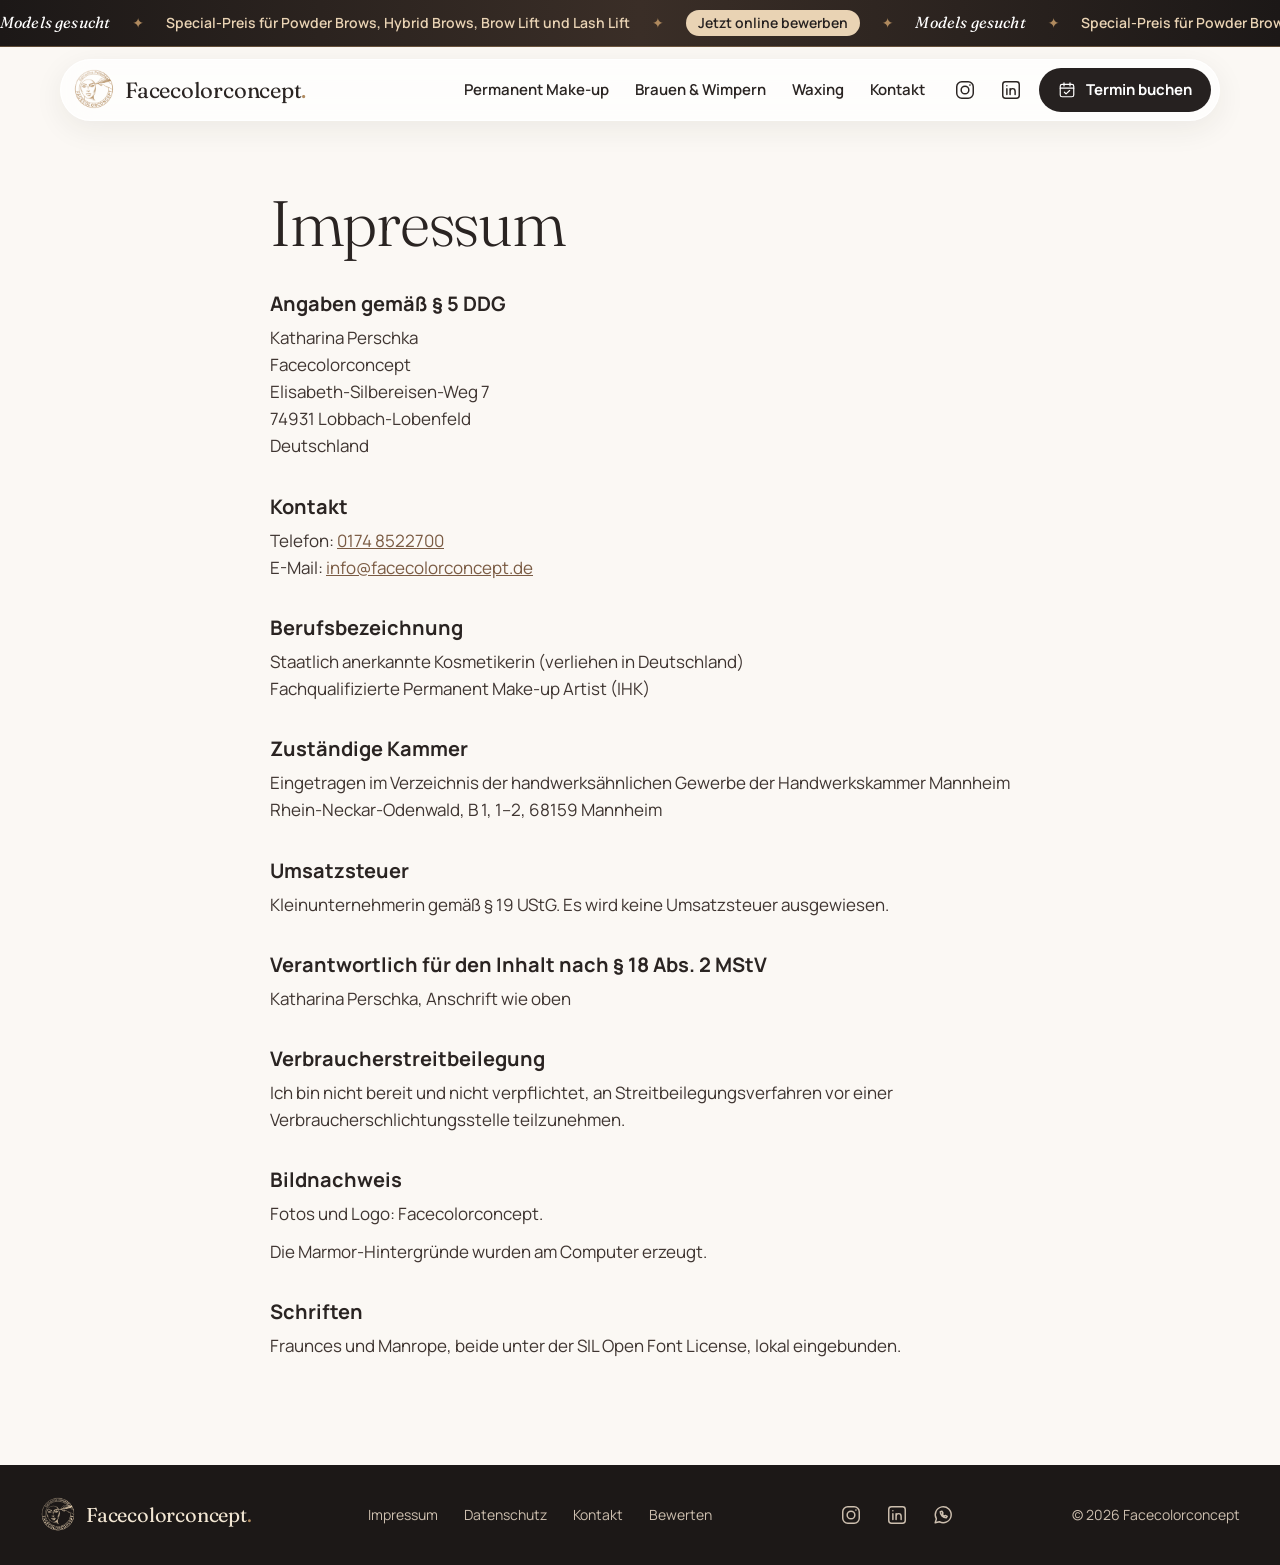
<file: impressum.html>
<!doctype html>
<html lang="de">
<head>
<meta charset="utf-8">
<meta name="viewport" content="width=device-width, initial-scale=1">
<title>Impressum | Facecolorconcept</title>
<meta name="description" content="Impressum von Facecolorconcept, Kosmetikstudio in Lobbach-Lobenfeld.">
<meta http-equiv="Content-Security-Policy" content="default-src 'self'; img-src 'self' https://facecolorconcept.goatcounter.com; script-src 'self'; style-src 'self'; font-src 'self'; connect-src 'self'; object-src 'none'; base-uri 'self'; form-action 'none'; upgrade-insecure-requests">
<meta name="referrer" content="strict-origin-when-cross-origin">
<meta name="theme-color" content="#262120">
<link rel="canonical" href="https://facecolorconcept.de/impressum">
<link rel="icon" href="assets/img/favicon.png" type="image/png">
<link rel="apple-touch-icon" href="assets/img/apple-touch-icon.png">
<link rel="preload" href="assets/fonts/fraunces.woff2" as="font" type="font/woff2" crossorigin>
<link rel="preload" href="assets/fonts/manrope.woff2" as="font" type="font/woff2" crossorigin>
<link rel="stylesheet" href="assets/css/style.css">
<meta property="og:type" content="website">
<meta property="og:locale" content="de_DE">
<meta property="og:site_name" content="Facecolorconcept">
<meta property="og:title" content="Impressum | Facecolorconcept">
<meta property="og:description" content="Impressum von Facecolorconcept, Kosmetikstudio in Lobbach-Lobenfeld.">
<meta property="og:url" content="https://facecolorconcept.de/impressum">
<meta property="og:image" content="https://facecolorconcept.de/assets/img/teilen.jpg">

</head>
<body>
<a class="sprung" href="#inhalt">Zum Inhalt springen</a>
<aside class="modelband" aria-label="Models gesucht"><a href="index.html#model"><span class="nur-sr">Models gesucht: Special-Preis für Powder Brows, Hybrid Brows, Brow Lift und Lash Lift. Jetzt online bewerben.</span><span class="mb-lauf" aria-hidden="true"><span><b>Models gesucht</b><span class="mb-stern">✦</span>Special-Preis für Powder Brows, Hybrid Brows, Brow Lift und Lash Lift<span class="mb-stern">✦</span><u>Jetzt online bewerben</u><span class="mb-stern">✦</span><span class="angebot">Eröffnung: 15 % auf alles bis 30.11.<span class="mb-stern">✦</span></span><b>Models gesucht</b><span class="mb-stern">✦</span>Special-Preis für Powder Brows, Hybrid Brows, Brow Lift und Lash Lift<span class="mb-stern">✦</span><u>Jetzt online bewerben</u><span class="mb-stern">✦</span><span class="angebot">Eröffnung: 15 % auf alles bis 30.11.<span class="mb-stern">✦</span></span></span><span><b>Models gesucht</b><span class="mb-stern">✦</span>Special-Preis für Powder Brows, Hybrid Brows, Brow Lift und Lash Lift<span class="mb-stern">✦</span><u>Jetzt online bewerben</u><span class="mb-stern">✦</span><span class="angebot">Eröffnung: 15 % auf alles bis 30.11.<span class="mb-stern">✦</span></span><b>Models gesucht</b><span class="mb-stern">✦</span>Special-Preis für Powder Brows, Hybrid Brows, Brow Lift und Lash Lift<span class="mb-stern">✦</span><u>Jetzt online bewerben</u><span class="mb-stern">✦</span><span class="angebot">Eröffnung: 15 % auf alles bis 30.11.<span class="mb-stern">✦</span></span></span></span></a></aside>
<header class="kopf"><div class="huelle"><div class="kopf-innen">
<a class="marke" href="index.html" aria-label="Facecolorconcept, zur Startseite"><img src="assets/img/logo-gold.png" alt="" width="42" height="42"><span>Facecolorconcept<b>.</b></span></a>
<nav class="nav" aria-label="Hauptmenü"><ul class="nav-links"><li><a href="permanent-make-up.html">Permanent Make-up</a></li><li><a href="brauen-wimpern.html">Brauen & Wimpern</a></li><li><a href="waxing.html">Waxing</a></li><li><a href="index.html#kontakt">Kontakt</a></li></ul>
<div class="sozial"><a href="https://www.instagram.com/facecolorconcept/" rel="noopener" aria-label="Instagram @facecolorconcept"><svg class="i " aria-hidden="true" focusable="false"><use href="assets/icons.svg#instagram"></use></svg></a><a href="https://www.linkedin.com/company/facecolorconcept/" rel="noopener" aria-label="LinkedIn Facecolorconcept"><svg class="i " aria-hidden="true" focusable="false"><use href="assets/icons.svg#linkedin"></use></svg></a></div>
<a class="knopf knopf-dunkel knopf-klein" href="index.html#kontakt"><svg class="i i-s" aria-hidden="true" focusable="false"><use href="assets/icons.svg#kalender"></use></svg>Termin buchen</a>
<details class="menue"><summary aria-label="Menü öffnen"><svg class="i " aria-hidden="true" focusable="false"><use href="assets/icons.svg#menue"></use></svg></summary><div class="menue-feld"><a href="index.html"><svg class="i " aria-hidden="true" focusable="false"><use href="assets/icons.svg#funkeln"></use></svg>Start</a><a href="permanent-make-up.html"><svg class="i " aria-hidden="true" focusable="false"><use href="assets/icons.svg#pmu"></use></svg>Permanent Make-up</a><a href="brauen-wimpern.html"><svg class="i " aria-hidden="true" focusable="false"><use href="assets/icons.svg#braue"></use></svg>Brauen & Wimpern</a><a href="waxing.html"><svg class="i " aria-hidden="true" focusable="false"><use href="assets/icons.svg#wachs"></use></svg>Waxing</a><a href="index.html#model"><svg class="i " aria-hidden="true" focusable="false"><use href="assets/icons.svg#funkeln"></use></svg>Models gesucht</a><a href="index.html#kontakt"><svg class="i " aria-hidden="true" focusable="false"><use href="assets/icons.svg#ort"></use></svg>Kontakt</a><a href="https://www.instagram.com/facecolorconcept/" rel="noopener"><svg class="i " aria-hidden="true" focusable="false"><use href="assets/icons.svg#instagram"></use></svg>Instagram</a><a href="https://www.linkedin.com/company/facecolorconcept/" rel="noopener"><svg class="i " aria-hidden="true" focusable="false"><use href="assets/icons.svg#linkedin"></use></svg>LinkedIn</a></div></details>
</nav></div></div></header>
<main id="inhalt">
<div class="text-seite">
<h1>Impressum</h1>
<h2>Angaben gemäß § 5 DDG</h2>
<p>Katharina Perschka<br>Facecolorconcept<br>Elisabeth-Silbereisen-Weg 7<br>74931 Lobbach-Lobenfeld<br>Deutschland</p>
<h2>Kontakt</h2>
<p>Telefon: <a href="tel:+491748522700">0174 8522700</a><br>E-Mail: <a href="mailto:info@facecolorconcept.de">info@facecolorconcept.de</a></p>
<h2>Berufsbezeichnung</h2>
<p>Staatlich anerkannte Kosmetikerin (verliehen in Deutschland)<br>Fachqualifizierte Permanent Make-up Artist (IHK)</p>
<h2>Zuständige Kammer</h2>
<p>Eingetragen im Verzeichnis der handwerksähnlichen Gewerbe der Handwerkskammer Mannheim Rhein-Neckar-Odenwald, B 1, 1–2, 68159 Mannheim</p>
<h2>Umsatzsteuer</h2>
<p>Kleinunternehmerin gemäß § 19 UStG. Es wird keine Umsatzsteuer ausgewiesen.</p>
<h2>Verantwortlich für den Inhalt nach § 18 Abs. 2 MStV</h2>
<p>Katharina Perschka, Anschrift wie oben</p>
<h2>Verbraucherstreitbeilegung</h2>
<p>Ich bin nicht bereit und nicht verpflichtet, an Streitbeilegungsverfahren vor einer Verbraucherschlichtungsstelle teilzunehmen.</p>
<h2 id="bildnachweis">Bildnachweis</h2>
<p>Fotos und Logo: Facecolorconcept.</p>
<p>Die Marmor-Hintergründe wurden am Computer erzeugt.</p>
<h2>Schriften</h2>
<p>Fraunces und Manrope, beide unter der SIL Open Font License, lokal eingebunden.</p>
</div>
</main>
<footer class="fuss"><div class="huelle fuss-innen">
<a class="marke" href="index.html"><img src="assets/img/logo-hell.png" alt="" width="36" height="36" loading="lazy"><span>Facecolorconcept<b>.</b></span></a>
<nav aria-label="Rechtliches"><a href="impressum.html">Impressum</a><a href="datenschutz.html">Datenschutz</a><a href="index.html#kontakt">Kontakt</a><a href="bewertung.html">Bewerten</a></nav>
<div class="sozial"><a href="https://www.instagram.com/facecolorconcept/" rel="noopener" aria-label="Instagram"><svg class="i " aria-hidden="true" focusable="false"><use href="assets/icons.svg#instagram"></use></svg></a><a href="https://www.linkedin.com/company/facecolorconcept/" rel="noopener" aria-label="LinkedIn"><svg class="i " aria-hidden="true" focusable="false"><use href="assets/icons.svg#linkedin"></use></svg></a><a href="https://wa.me/491748522700" rel="noopener" aria-label="WhatsApp"><svg class="i " aria-hidden="true" focusable="false"><use href="assets/icons.svg#whatsapp"></use></svg></a></div>
<span>© 2026 Facecolorconcept</span>
</div></footer>
<nav class="handy-leiste" aria-label="Schnellkontakt"><a class="hl-buchen" href="index.html#kontakt"><svg class="i i-s" aria-hidden="true" focusable="false"><use href="assets/icons.svg#kalender"></use></svg>Termin buchen</a><a class="hl-rund" href="https://wa.me/491748522700" rel="noopener" aria-label="WhatsApp"><svg class="i " aria-hidden="true" focusable="false"><use href="assets/icons.svg#whatsapp"></use></svg></a><a class="hl-rund" href="tel:+491748522700" aria-label="Anrufen"><svg class="i " aria-hidden="true" focusable="false"><use href="assets/icons.svg#telefon"></use></svg></a></nav>
<script src="assets/js/main.js"></script>
</body>
</html>
</file>
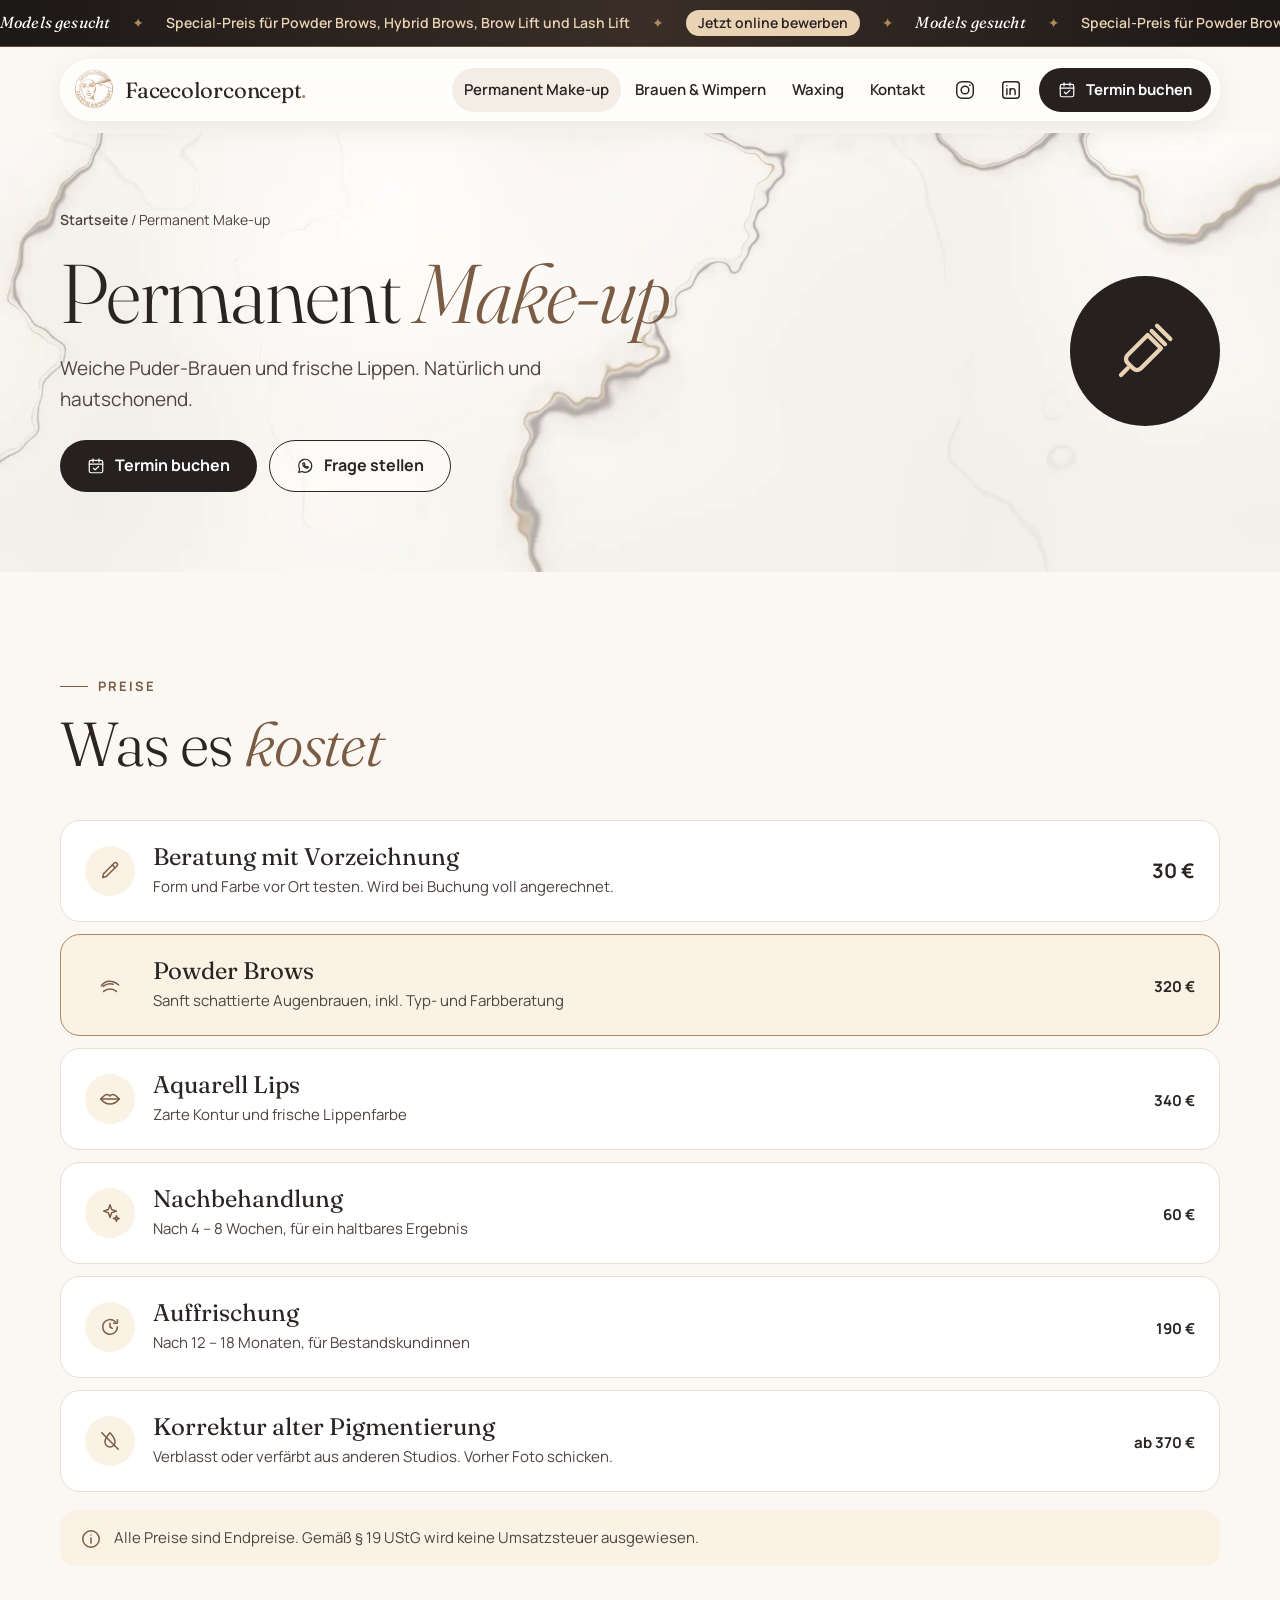
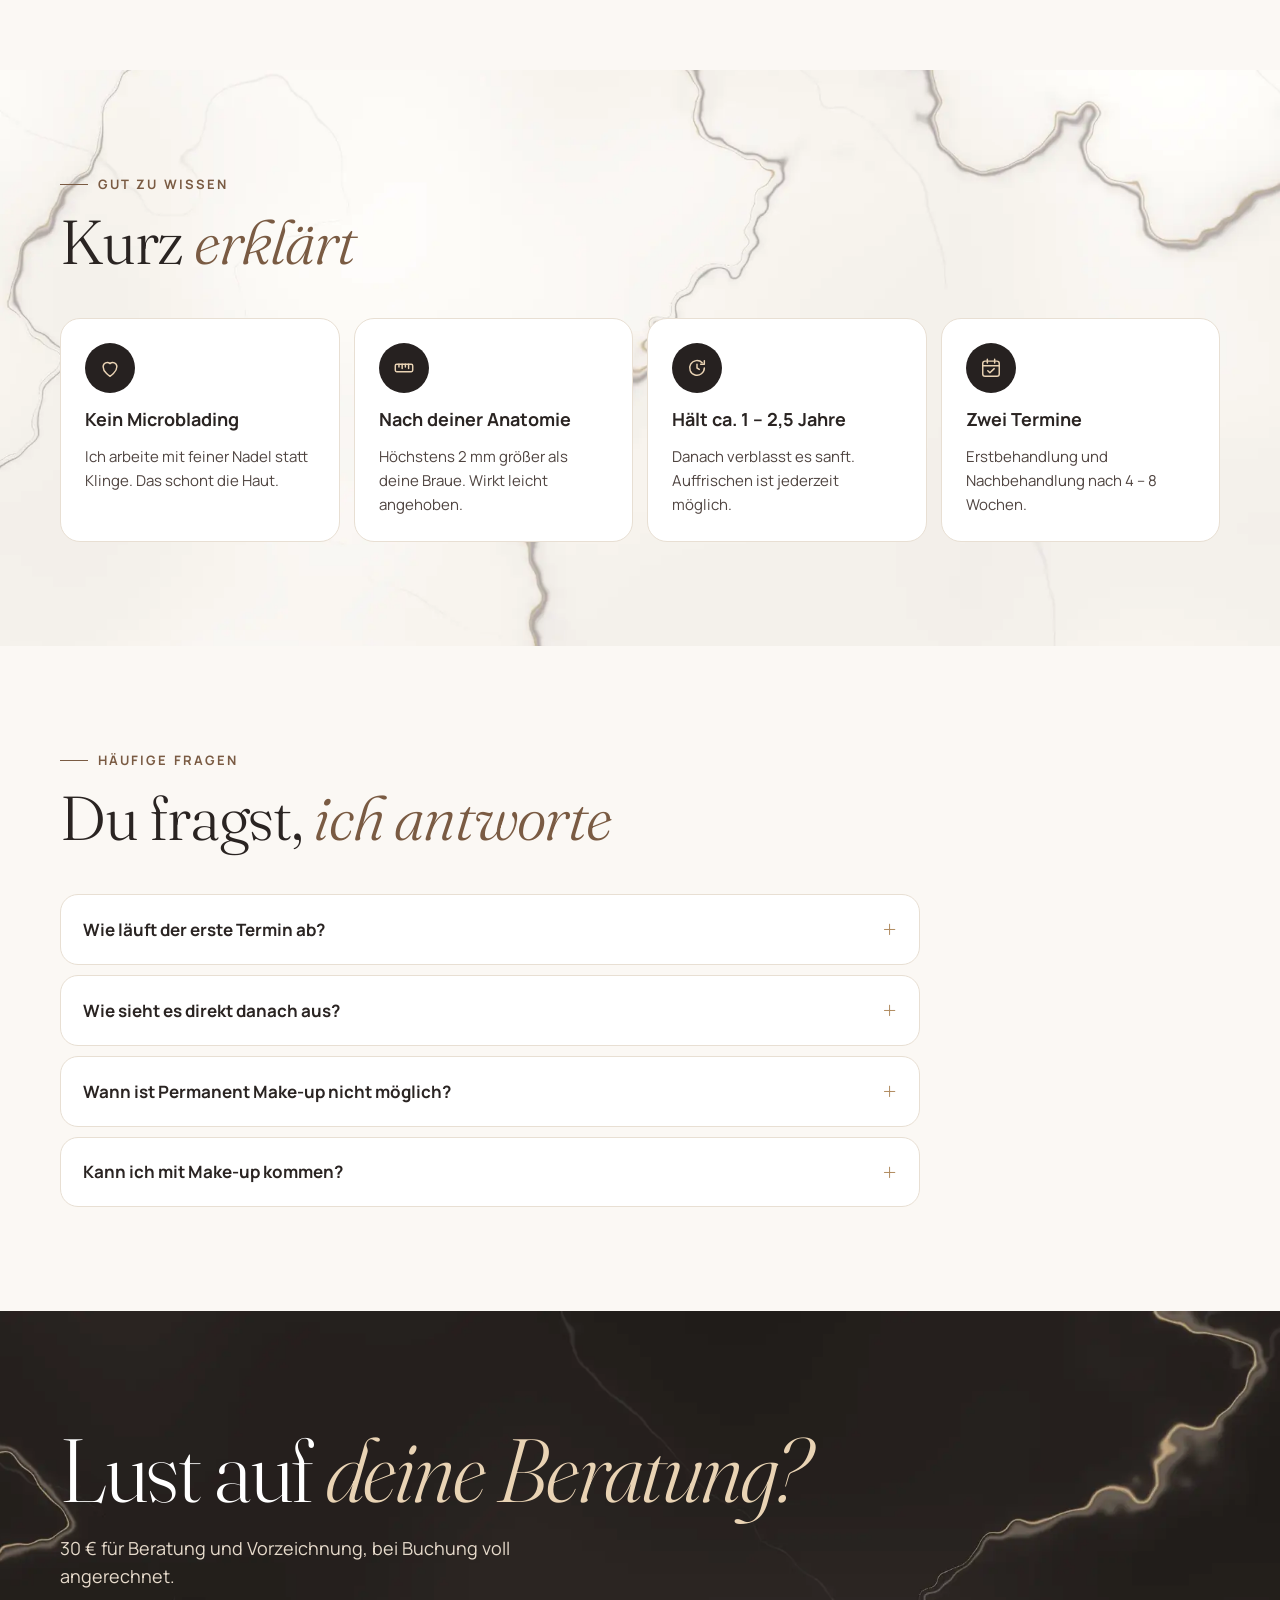
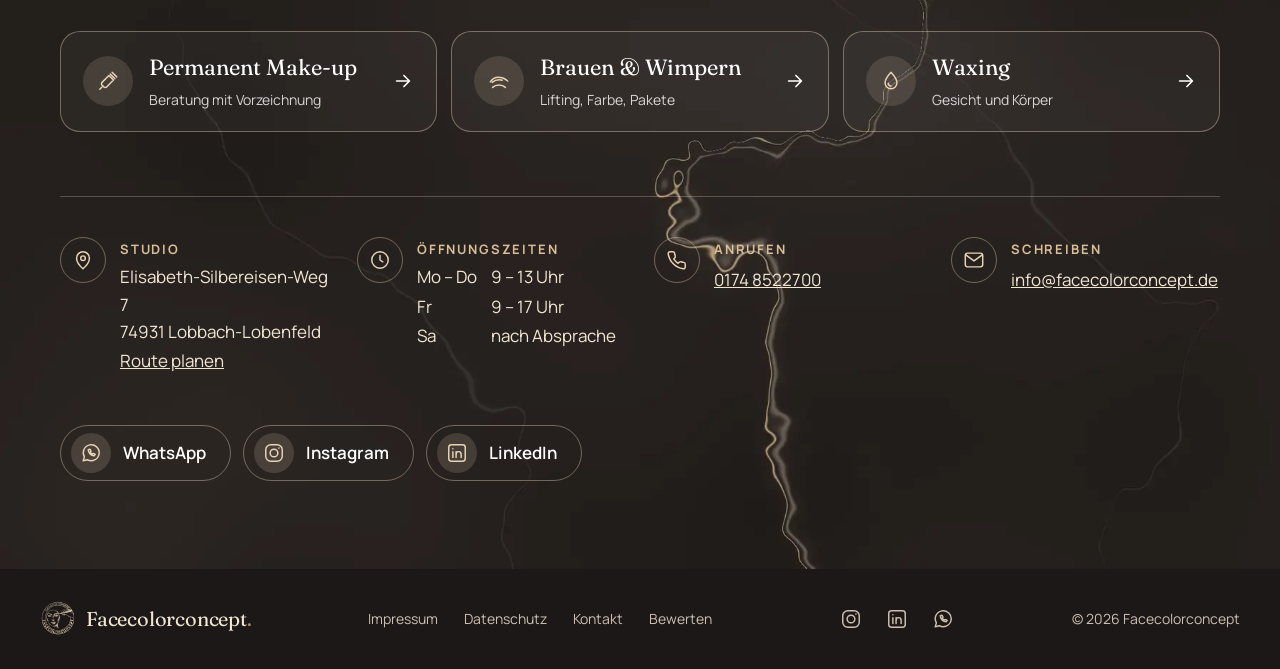
<file: permanent-make-up.html>
<!doctype html>
<html lang="de">
<head>
<meta charset="utf-8">
<meta name="viewport" content="width=device-width, initial-scale=1">
<title>Permanent Make-up: Powder Brows & Aquarell Lips in Lobbach | Facecolorconcept</title>
<meta name="description" content="Powder Brows ab 320 €, Aquarell Lips 340 €, ohne Microblading. Beratung mit Vorzeichnung in Lobbach-Lobenfeld bei Heidelberg. Permanent Make-up (IHK).">
<meta http-equiv="Content-Security-Policy" content="default-src 'self'; img-src 'self' https://facecolorconcept.goatcounter.com; script-src 'self'; style-src 'self'; font-src 'self'; connect-src 'self'; object-src 'none'; base-uri 'self'; form-action 'none'; upgrade-insecure-requests">
<meta name="referrer" content="strict-origin-when-cross-origin">
<meta name="theme-color" content="#262120">
<link rel="canonical" href="https://facecolorconcept.de/permanent-make-up">
<link rel="icon" href="assets/img/favicon.png" type="image/png">
<link rel="apple-touch-icon" href="assets/img/apple-touch-icon.png">
<link rel="preload" href="assets/fonts/fraunces.woff2" as="font" type="font/woff2" crossorigin>
<link rel="preload" href="assets/fonts/manrope.woff2" as="font" type="font/woff2" crossorigin>
<link rel="stylesheet" href="assets/css/style.css">
<meta property="og:type" content="website">
<meta property="og:locale" content="de_DE">
<meta property="og:site_name" content="Facecolorconcept">
<meta property="og:title" content="Permanent Make-up: Powder Brows & Aquarell Lips in Lobbach | Facecolorconcept">
<meta property="og:description" content="Powder Brows ab 320 €, Aquarell Lips 340 €, ohne Microblading. Beratung mit Vorzeichnung in Lobbach-Lobenfeld bei Heidelberg. Permanent Make-up (IHK).">
<meta property="og:url" content="https://facecolorconcept.de/permanent-make-up">
<meta property="og:image" content="https://facecolorconcept.de/assets/img/teilen.jpg">

<script type="application/ld+json">{"@context": "https://schema.org", "@graph": [{"@type": "Service", "name": "Permanent Make-up", "description": "Permanent Make-up in Lobbach-Lobenfeld: Powder Brows und Aquarell Lips, ohne Microblading", "serviceType": "Permanent Make-up", "provider": {"@type": "BeautySalon", "@id": "https://facecolorconcept.de/#studio", "name": "Facecolorconcept"}, "areaServed": ["Lobbach", "Heidelberg", "Sinsheim", "Neckargemünd", "Meckesheim", "Mosbach"], "url": "https://facecolorconcept.de/permanent-make-up", "hasOfferCatalog": {"@type": "OfferCatalog", "name": "Permanent Make-up", "itemListElement": [{"@type": "Offer", "itemOffered": {"@type": "Service", "name": "Beratung mit Vorzeichnung", "description": "Form und Farbe vor Ort testen. Wird bei Buchung voll angerechnet."}, "price": "30", "priceCurrency": "EUR"}, {"@type": "Offer", "itemOffered": {"@type": "Service", "name": "Powder Brows", "description": "Sanft schattierte Augenbrauen, inkl. Typ- und Farbberatung"}, "price": "320", "priceCurrency": "EUR"}, {"@type": "Offer", "itemOffered": {"@type": "Service", "name": "Aquarell Lips", "description": "Zarte Kontur und frische Lippenfarbe"}, "price": "340", "priceCurrency": "EUR"}, {"@type": "Offer", "itemOffered": {"@type": "Service", "name": "Nachbehandlung", "description": "Nach 4 – 8 Wochen, für ein haltbares Ergebnis"}, "price": "60", "priceCurrency": "EUR"}, {"@type": "Offer", "itemOffered": {"@type": "Service", "name": "Auffrischung", "description": "Nach 12 – 18 Monaten, für Bestandskundinnen"}, "price": "190", "priceCurrency": "EUR"}, {"@type": "Offer", "itemOffered": {"@type": "Service", "name": "Korrektur alter Pigmentierung", "description": "Verblasst oder verfärbt aus anderen Studios. Vorher Foto schicken."}, "price": "370", "priceCurrency": "EUR", "priceSpecification": {"@type": "PriceSpecification", "minPrice": "370", "priceCurrency": "EUR"}}]}}, {"@type": "FAQPage", "mainEntity": [{"@type": "Question", "name": "Wie läuft der erste Termin ab?", "acceptedAnswer": {"@type": "Answer", "text": "Wir beginnen mit der Beratung: Ich vermesse dein Gesicht, zeichne die Form vor und wir wählen die Farbe. Erst wenn du zufrieden bist, geht es los."}}, {"@type": "Question", "name": "Wie sieht es direkt danach aus?", "acceptedAnswer": {"@type": "Answer", "text": "Die ersten Tage ist die Farbe kräftiger. Nach dem Abheilen wird sie deutlich weicher. Das endgültige Ergebnis siehst du nach etwa 4 Wochen."}}, {"@type": "Question", "name": "Wann ist Permanent Make-up nicht möglich?", "acceptedAnswer": {"@type": "Answer", "text": "Zum Beispiel in der Schwangerschaft und Stillzeit oder bei bestimmten Erkrankungen und Medikamenten. Das klären wir in Ruhe in der Beratung."}}, {"@type": "Question", "name": "Kann ich mit Make-up kommen?", "acceptedAnswer": {"@type": "Answer", "text": "Bitte komm im Bereich der Behandlung ungeschminkt. Alles Weitere erfährst du bei der Terminbestätigung."}}]}]}</script>
</head>
<body>
<a class="sprung" href="#inhalt">Zum Inhalt springen</a>
<aside class="modelband" aria-label="Models gesucht"><a href="index.html#model"><span class="nur-sr">Models gesucht: Special-Preis für Powder Brows, Hybrid Brows, Brow Lift und Lash Lift. Jetzt online bewerben.</span><span class="mb-lauf" aria-hidden="true"><span><b>Models gesucht</b><span class="mb-stern">✦</span>Special-Preis für Powder Brows, Hybrid Brows, Brow Lift und Lash Lift<span class="mb-stern">✦</span><u>Jetzt online bewerben</u><span class="mb-stern">✦</span><span class="angebot">Eröffnung: 15 % auf alles bis 30.11.<span class="mb-stern">✦</span></span><b>Models gesucht</b><span class="mb-stern">✦</span>Special-Preis für Powder Brows, Hybrid Brows, Brow Lift und Lash Lift<span class="mb-stern">✦</span><u>Jetzt online bewerben</u><span class="mb-stern">✦</span><span class="angebot">Eröffnung: 15 % auf alles bis 30.11.<span class="mb-stern">✦</span></span></span><span><b>Models gesucht</b><span class="mb-stern">✦</span>Special-Preis für Powder Brows, Hybrid Brows, Brow Lift und Lash Lift<span class="mb-stern">✦</span><u>Jetzt online bewerben</u><span class="mb-stern">✦</span><span class="angebot">Eröffnung: 15 % auf alles bis 30.11.<span class="mb-stern">✦</span></span><b>Models gesucht</b><span class="mb-stern">✦</span>Special-Preis für Powder Brows, Hybrid Brows, Brow Lift und Lash Lift<span class="mb-stern">✦</span><u>Jetzt online bewerben</u><span class="mb-stern">✦</span><span class="angebot">Eröffnung: 15 % auf alles bis 30.11.<span class="mb-stern">✦</span></span></span></span></a></aside>
<header class="kopf"><div class="huelle"><div class="kopf-innen">
<a class="marke" href="index.html" aria-label="Facecolorconcept, zur Startseite"><img src="assets/img/logo-gold.png" alt="" width="42" height="42"><span>Facecolorconcept<b>.</b></span></a>
<nav class="nav" aria-label="Hauptmenü"><ul class="nav-links"><li><a href="permanent-make-up.html" aria-current="page">Permanent Make-up</a></li><li><a href="brauen-wimpern.html">Brauen & Wimpern</a></li><li><a href="waxing.html">Waxing</a></li><li><a href="index.html#kontakt">Kontakt</a></li></ul>
<div class="sozial"><a href="https://www.instagram.com/facecolorconcept/" rel="noopener" aria-label="Instagram @facecolorconcept"><svg class="i " aria-hidden="true" focusable="false"><use href="assets/icons.svg#instagram"></use></svg></a><a href="https://www.linkedin.com/company/facecolorconcept/" rel="noopener" aria-label="LinkedIn Facecolorconcept"><svg class="i " aria-hidden="true" focusable="false"><use href="assets/icons.svg#linkedin"></use></svg></a></div>
<a class="knopf knopf-dunkel knopf-klein" href="index.html#kontakt"><svg class="i i-s" aria-hidden="true" focusable="false"><use href="assets/icons.svg#kalender"></use></svg>Termin buchen</a>
<details class="menue"><summary aria-label="Menü öffnen"><svg class="i " aria-hidden="true" focusable="false"><use href="assets/icons.svg#menue"></use></svg></summary><div class="menue-feld"><a href="index.html"><svg class="i " aria-hidden="true" focusable="false"><use href="assets/icons.svg#funkeln"></use></svg>Start</a><a href="permanent-make-up.html"><svg class="i " aria-hidden="true" focusable="false"><use href="assets/icons.svg#pmu"></use></svg>Permanent Make-up</a><a href="brauen-wimpern.html"><svg class="i " aria-hidden="true" focusable="false"><use href="assets/icons.svg#braue"></use></svg>Brauen & Wimpern</a><a href="waxing.html"><svg class="i " aria-hidden="true" focusable="false"><use href="assets/icons.svg#wachs"></use></svg>Waxing</a><a href="index.html#model"><svg class="i " aria-hidden="true" focusable="false"><use href="assets/icons.svg#funkeln"></use></svg>Models gesucht</a><a href="index.html#kontakt"><svg class="i " aria-hidden="true" focusable="false"><use href="assets/icons.svg#ort"></use></svg>Kontakt</a><a href="https://www.instagram.com/facecolorconcept/" rel="noopener"><svg class="i " aria-hidden="true" focusable="false"><use href="assets/icons.svg#instagram"></use></svg>Instagram</a><a href="https://www.linkedin.com/company/facecolorconcept/" rel="noopener"><svg class="i " aria-hidden="true" focusable="false"><use href="assets/icons.svg#linkedin"></use></svg>LinkedIn</a></div></details>
</nav></div></div></header>
<main id="inhalt">
<section class="seitenkopf marmor"><div class="huelle seitenkopf-innen">
<div class="seitenkopf-text">
<p class="brotkrumen"><a href="index.html">Startseite</a> / Permanent Make-up</p>
<h1>Permanent <em>Make-up</em></h1>
<p class="unterzeile">Weiche Puder-Brauen und frische Lippen. Natürlich und hautschonend.</p>
<div class="knopfreihe"><a class="knopf knopf-dunkel" href="https://calendar.google.com/calendar/appointments/schedules/AcZssZ0W7Y41-nvT5F7qibxaAA-_3sntyDcwnQsq_N9JnynrLRz6_lx8_kPI-M7NoxWNJtw4HAvrp8Aa" rel="noopener"><svg class="i i-s" aria-hidden="true" focusable="false"><use href="assets/icons.svg#kalender"></use></svg>Termin buchen</a>
<a class="knopf knopf-rand" href="https://wa.me/491748522700" rel="noopener"><svg class="i i-s" aria-hidden="true" focusable="false"><use href="assets/icons.svg#whatsapp"></use></svg>Frage stellen</a></div>

</div>
<div class="seitenkopf-symbol"><svg class="i " aria-hidden="true" focusable="false"><use href="assets/icons.svg#pmu"></use></svg></div>
</div></section>
<section class="abschnitt" aria-labelledby="preise-titel"><div class="huelle">
<div class="abschnitt-kopf"><div><p class="dachzeile">Preise</p><h2 id="preise-titel">Was es <em>kostet</em></h2></div></div>
<div class="preisliste">
<div class="posten"><span class="posten-symbol"><svg class="i " aria-hidden="true" focusable="false"><use href="assets/icons.svg#stift"></use></svg></span>
<div class="posten-text"><b>Beratung mit Vorzeichnung</b><span>Form und Farbe vor Ort testen. Wird bei Buchung voll angerechnet.</span></div><div class="posten-preis">30 €</div></div>
<div class="posten posten-hervor"><span class="posten-symbol"><svg class="i " aria-hidden="true" focusable="false"><use href="assets/icons.svg#braue"></use></svg></span>
<div class="posten-text"><b>Powder Brows</b><span>Sanft schattierte Augenbrauen, inkl. Typ- und Farbberatung</span></div><div class="posten-preis"><span class="preis-alt">320 €</span><span class="angebot"> 272 €</span></div></div>
<div class="posten"><span class="posten-symbol"><svg class="i " aria-hidden="true" focusable="false"><use href="assets/icons.svg#lippen"></use></svg></span>
<div class="posten-text"><b>Aquarell Lips</b><span>Zarte Kontur und frische Lippenfarbe</span></div><div class="posten-preis"><span class="preis-alt">340 €</span><span class="angebot"> 289 €</span></div></div>
<div class="posten"><span class="posten-symbol"><svg class="i " aria-hidden="true" focusable="false"><use href="assets/icons.svg#funkeln"></use></svg></span>
<div class="posten-text"><b>Nachbehandlung</b><span>Nach 4 – 8 Wochen, für ein haltbares Ergebnis</span></div><div class="posten-preis"><span class="preis-alt">60 €</span><span class="angebot"> 51 €</span></div></div>
<div class="posten"><span class="posten-symbol"><svg class="i " aria-hidden="true" focusable="false"><use href="assets/icons.svg#haelt"></use></svg></span>
<div class="posten-text"><b>Auffrischung</b><span>Nach 12 – 18 Monaten, für Bestandskundinnen</span></div><div class="posten-preis"><span class="preis-alt">190 €</span><span class="angebot"> 162 €</span></div></div>
<div class="posten"><span class="posten-symbol"><svg class="i " aria-hidden="true" focusable="false"><use href="assets/icons.svg#tropfen-x"></use></svg></span>
<div class="posten-text"><b>Korrektur alter Pigmentierung</b><span>Verblasst oder verfärbt aus anderen Studios. Vorher Foto schicken.</span></div><div class="posten-preis"><span class="preis-alt">ab 370 €</span><span class="angebot"> 315 €</span></div></div>
</div>
<p class="hinweis angebot"><svg class="i " aria-hidden="true" focusable="false"><use href="assets/icons.svg#geschenk"></use></svg><span>Eröffnungsangebot: 15 % auf alle Behandlungen bis 30.11.2026. Ab 1.12.2026 gelten die regulären (jetzt durchgestrichenen) Preise. Nicht mit anderen Aktionen kombinierbar.</span></p><p class="hinweis"><svg class="i " aria-hidden="true" focusable="false"><use href="assets/icons.svg#info"></use></svg><span>Alle Preise sind Endpreise. Gemäß § 19 UStG wird keine Umsatzsteuer ausgewiesen.</span></p>
</div></section>
<section class="abschnitt marmor" aria-labelledby="wissen-titel"><div class="huelle">
<div class="abschnitt-kopf"><div><p class="dachzeile">Gut zu wissen</p><h2 id="wissen-titel">Kurz <em>erklärt</em></h2></div></div>
<div class="wissen"><div><span class="w-symbol"><svg class="i " aria-hidden="true" focusable="false"><use href="assets/icons.svg#ohne-schnitt"></use></svg></span><b>Kein Microblading</b><span>Ich arbeite mit feiner Nadel statt Klinge. Das schont die Haut.</span></div><div><span class="w-symbol"><svg class="i " aria-hidden="true" focusable="false"><use href="assets/icons.svg#lineal"></use></svg></span><b>Nach deiner Anatomie</b><span>Höchstens 2 mm größer als deine Braue. Wirkt leicht angehoben.</span></div><div><span class="w-symbol"><svg class="i " aria-hidden="true" focusable="false"><use href="assets/icons.svg#haelt"></use></svg></span><b>Hält ca. 1 – 2,5 Jahre</b><span>Danach verblasst es sanft. Auffrischen ist jederzeit möglich.</span></div><div><span class="w-symbol"><svg class="i " aria-hidden="true" focusable="false"><use href="assets/icons.svg#kalender"></use></svg></span><b>Zwei Termine</b><span>Erstbehandlung und Nachbehandlung nach 4 – 8 Wochen.</span></div></div>
</div></section>
<section class="abschnitt" aria-labelledby="fragen-titel"><div class="huelle">
<div class="abschnitt-kopf"><div><p class="dachzeile">Häufige Fragen</p><h2 id="fragen-titel">Du fragst, <em>ich antworte</em></h2></div></div>
<div class="fragen"><details><summary>Wie läuft der erste Termin ab?</summary><p>Wir beginnen mit der Beratung: Ich vermesse dein Gesicht, zeichne die Form vor und wir wählen die Farbe. Erst wenn du zufrieden bist, geht es los.</p></details><details><summary>Wie sieht es direkt danach aus?</summary><p>Die ersten Tage ist die Farbe kräftiger. Nach dem Abheilen wird sie deutlich weicher. Das endgültige Ergebnis siehst du nach etwa 4 Wochen.</p></details><details><summary>Wann ist Permanent Make-up nicht möglich?</summary><p>Zum Beispiel in der Schwangerschaft und Stillzeit oder bei bestimmten Erkrankungen und Medikamenten. Das klären wir in Ruhe in der Beratung.</p></details><details><summary>Kann ich mit Make-up kommen?</summary><p>Bitte komm im Bereich der Behandlung ungeschminkt. Alles Weitere erfährst du bei der Terminbestätigung.</p></details></div>
</div></section>
<section id="kontakt" class="kontakt marmor-dunkel" aria-labelledby="kontakt-titel"><div class="huelle">
<h2 id="kontakt-titel">Lust auf <em>deine Beratung?</em></h2>
<p class="unterzeile">30 € für Beratung und Vorzeichnung, bei Buchung voll angerechnet.</p>
<div class="buchen">
<a href="https://calendar.google.com/calendar/appointments/schedules/AcZssZ0W7Y41-nvT5F7qibxaAA-_3sntyDcwnQsq_N9JnynrLRz6_lx8_kPI-M7NoxWNJtw4HAvrp8Aa" rel="noopener"><span class="b-symbol"><svg class="i " aria-hidden="true" focusable="false"><use href="assets/icons.svg#pmu"></use></svg></span><span><b>Permanent Make-up</b><small>Beratung mit Vorzeichnung</small></span><svg class="i pfeil" aria-hidden="true" focusable="false"><use href="assets/icons.svg#pfeil"></use></svg></a>
<a href="https://calendar.google.com/calendar/appointments/schedules/AcZssZ3TWfWredSL36sEth7nJj7C3yMIMnPWYh9Qk11H2CMjYnlBax1mEqhsHFlk1iGGQQ5jMBZb1IZK" rel="noopener"><span class="b-symbol"><svg class="i " aria-hidden="true" focusable="false"><use href="assets/icons.svg#braue"></use></svg></span><span><b>Brauen &amp; Wimpern</b><small>Lifting, Farbe, Pakete</small></span><svg class="i pfeil" aria-hidden="true" focusable="false"><use href="assets/icons.svg#pfeil"></use></svg></a>
<a href="https://calendar.google.com/calendar/appointments/schedules/AcZssZ15VoZ3M2ykFBg5dEog1ucELycZfQTqySF8WUEhzVzdiiUvNusT0zaV16lQ3gb8Dq1Jra11zT0Z" rel="noopener"><span class="b-symbol"><svg class="i " aria-hidden="true" focusable="false"><use href="assets/icons.svg#wachs"></use></svg></span><span><b>Waxing</b><small>Gesicht und Körper</small></span><svg class="i pfeil" aria-hidden="true" focusable="false"><use href="assets/icons.svg#pfeil"></use></svg></a>
</div>
<div class="infos">
<div class="info"><span class="info-symbol"><svg class="i " aria-hidden="true" focusable="false"><use href="assets/icons.svg#ort"></use></svg></span><div><h3>Studio</h3><address>Elisabeth-Silbereisen-Weg 7<br>74931 Lobbach-Lobenfeld</address><a href="https://www.google.com/maps/dir/?api=1&destination=Elisabeth-Silbereisen-Weg+7,+74931+Lobbach" rel="noopener">Route planen</a></div></div>
<div class="info"><span class="info-symbol"><svg class="i " aria-hidden="true" focusable="false"><use href="assets/icons.svg#uhr"></use></svg></span><div><h3>Öffnungszeiten</h3><dl><dt>Mo – Do</dt><dd>9 – 13 Uhr</dd><dt>Fr</dt><dd>9 – 17 Uhr</dd><dt>Sa</dt><dd>nach Absprache</dd></dl></div></div>
<div class="info"><span class="info-symbol"><svg class="i " aria-hidden="true" focusable="false"><use href="assets/icons.svg#telefon"></use></svg></span><div><h3>Anrufen</h3><a href="tel:+491748522700">0174 8522700</a></div></div>
<div class="info"><span class="info-symbol"><svg class="i " aria-hidden="true" focusable="false"><use href="assets/icons.svg#mail"></use></svg></span><div><h3>Schreiben</h3><a href="mailto:info@facecolorconcept.de">info@facecolorconcept.de</a></div></div>
</div>
<div class="sozial-gross">
<a href="https://wa.me/491748522700" rel="noopener"><span class="s-symbol"><svg class="i " aria-hidden="true" focusable="false"><use href="assets/icons.svg#whatsapp"></use></svg></span>WhatsApp</a>
<a href="https://www.instagram.com/facecolorconcept/" rel="noopener"><span class="s-symbol"><svg class="i " aria-hidden="true" focusable="false"><use href="assets/icons.svg#instagram"></use></svg></span>Instagram</a>
<a href="https://www.linkedin.com/company/facecolorconcept/" rel="noopener"><span class="s-symbol"><svg class="i " aria-hidden="true" focusable="false"><use href="assets/icons.svg#linkedin"></use></svg></span>LinkedIn</a>
</div>
</div></section>
</main>
<footer class="fuss"><div class="huelle fuss-innen">
<a class="marke" href="index.html"><img src="assets/img/logo-hell.png" alt="" width="36" height="36" loading="lazy"><span>Facecolorconcept<b>.</b></span></a>
<nav aria-label="Rechtliches"><a href="impressum.html">Impressum</a><a href="datenschutz.html">Datenschutz</a><a href="index.html#kontakt">Kontakt</a><a href="bewertung.html">Bewerten</a></nav>
<div class="sozial"><a href="https://www.instagram.com/facecolorconcept/" rel="noopener" aria-label="Instagram"><svg class="i " aria-hidden="true" focusable="false"><use href="assets/icons.svg#instagram"></use></svg></a><a href="https://www.linkedin.com/company/facecolorconcept/" rel="noopener" aria-label="LinkedIn"><svg class="i " aria-hidden="true" focusable="false"><use href="assets/icons.svg#linkedin"></use></svg></a><a href="https://wa.me/491748522700" rel="noopener" aria-label="WhatsApp"><svg class="i " aria-hidden="true" focusable="false"><use href="assets/icons.svg#whatsapp"></use></svg></a></div>
<span>© 2026 Facecolorconcept</span>
</div></footer>
<nav class="handy-leiste" aria-label="Schnellkontakt"><a class="hl-buchen" href="index.html#kontakt"><svg class="i i-s" aria-hidden="true" focusable="false"><use href="assets/icons.svg#kalender"></use></svg>Termin buchen</a><a class="hl-rund" href="https://wa.me/491748522700" rel="noopener" aria-label="WhatsApp"><svg class="i " aria-hidden="true" focusable="false"><use href="assets/icons.svg#whatsapp"></use></svg></a><a class="hl-rund" href="tel:+491748522700" aria-label="Anrufen"><svg class="i " aria-hidden="true" focusable="false"><use href="assets/icons.svg#telefon"></use></svg></a></nav>
<script src="assets/js/main.js"></script>
</body>
</html>
</file>
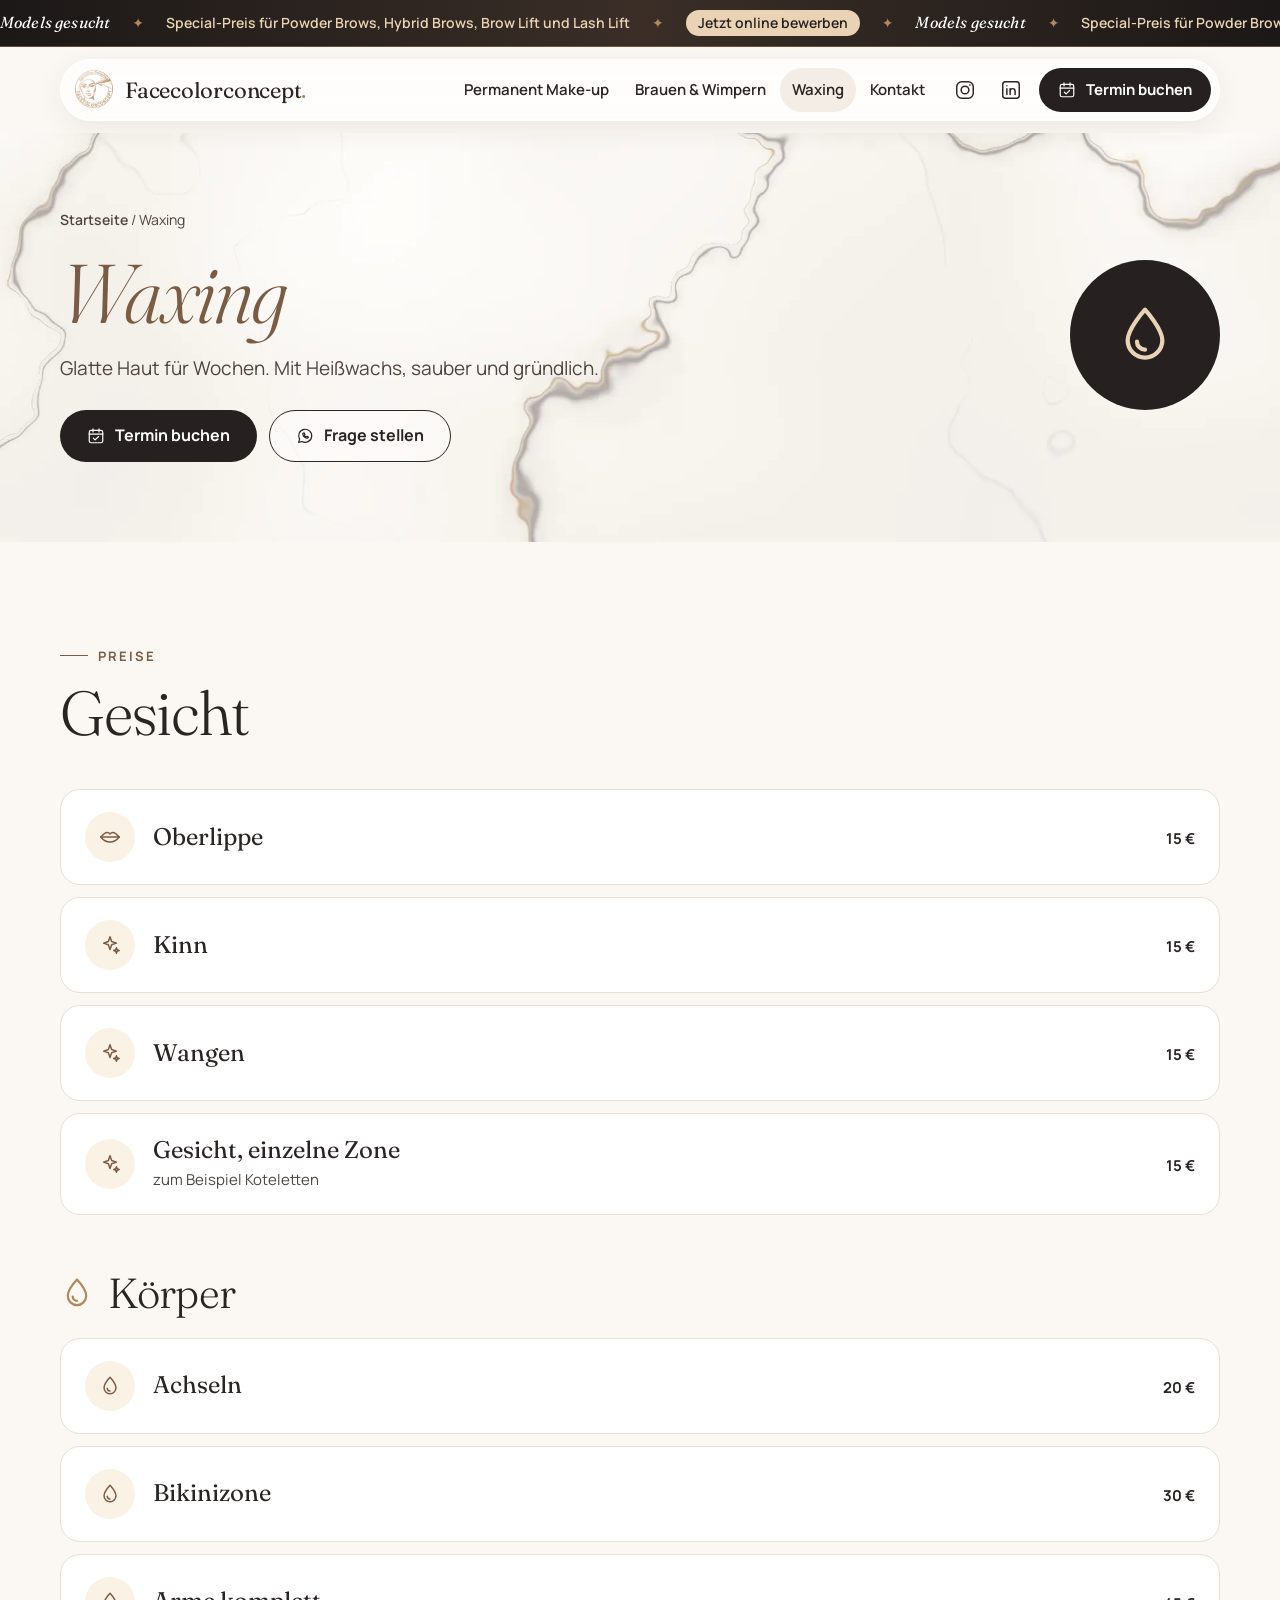
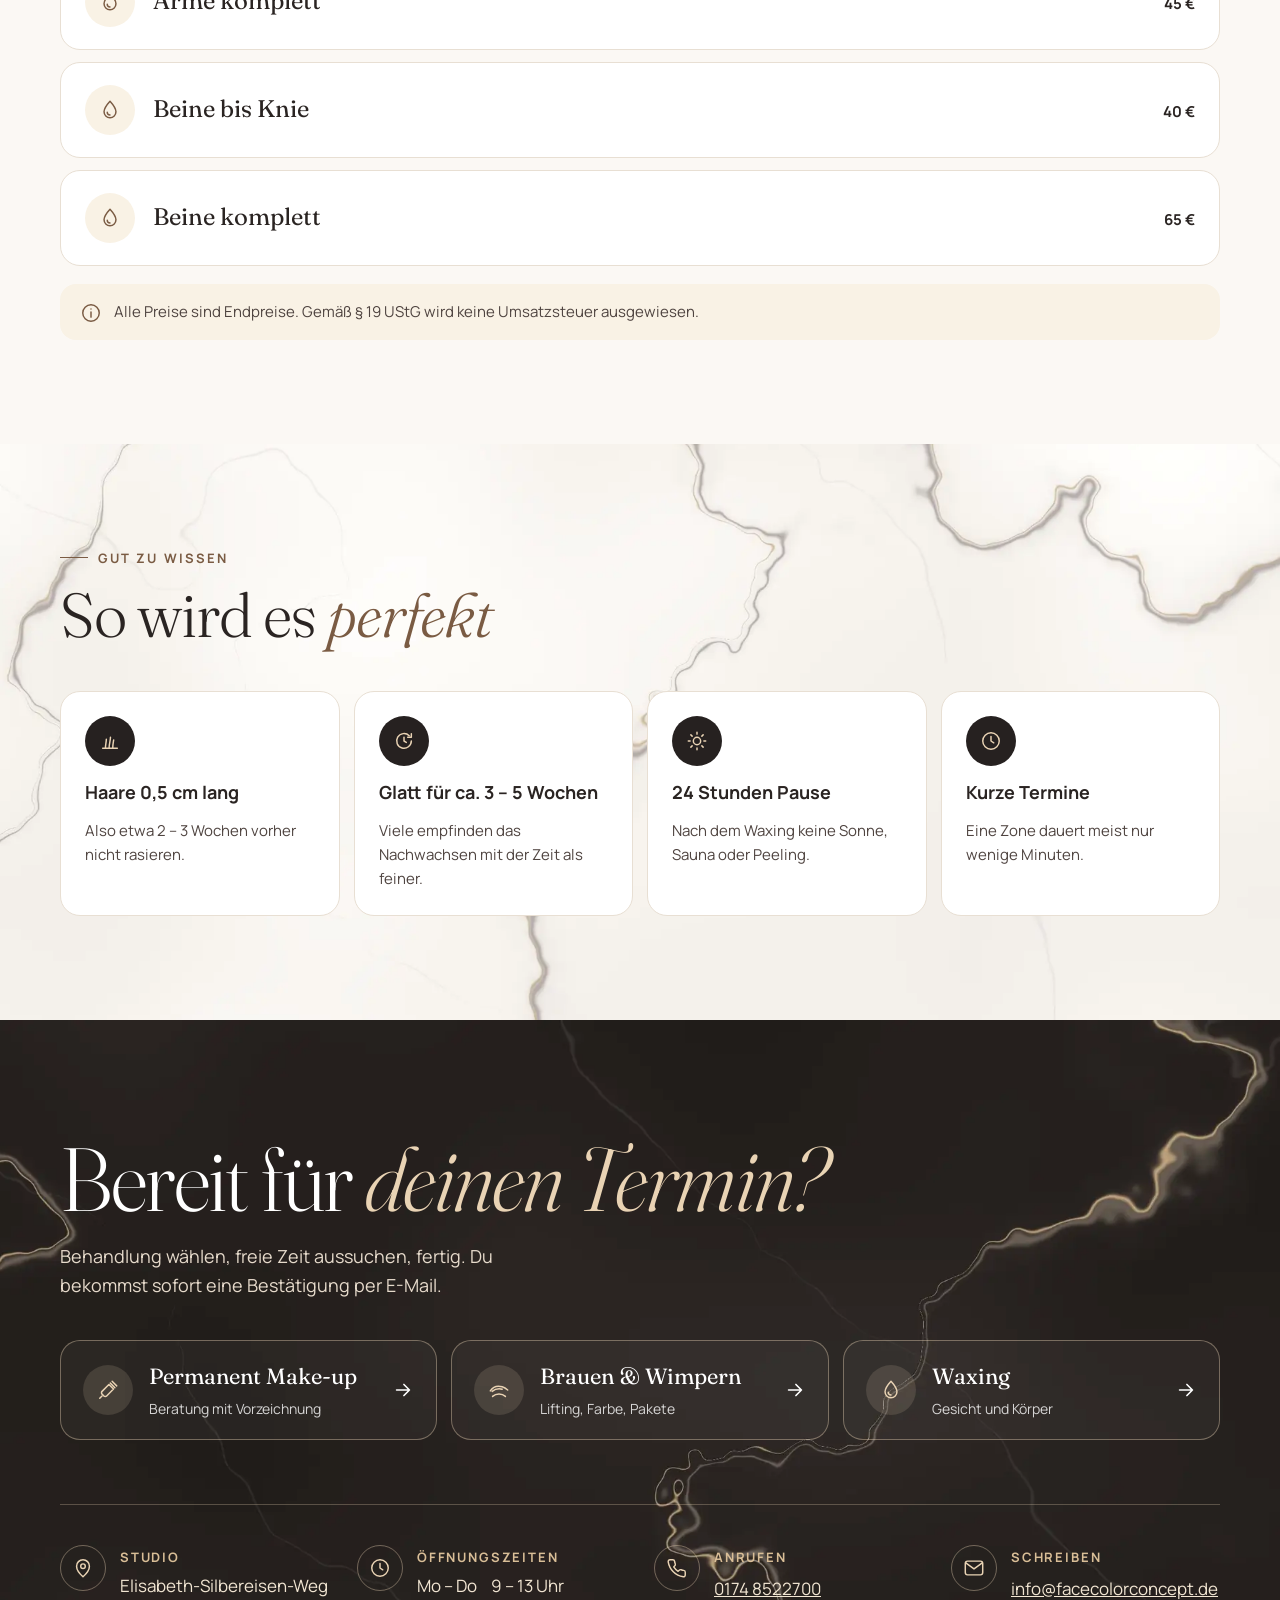
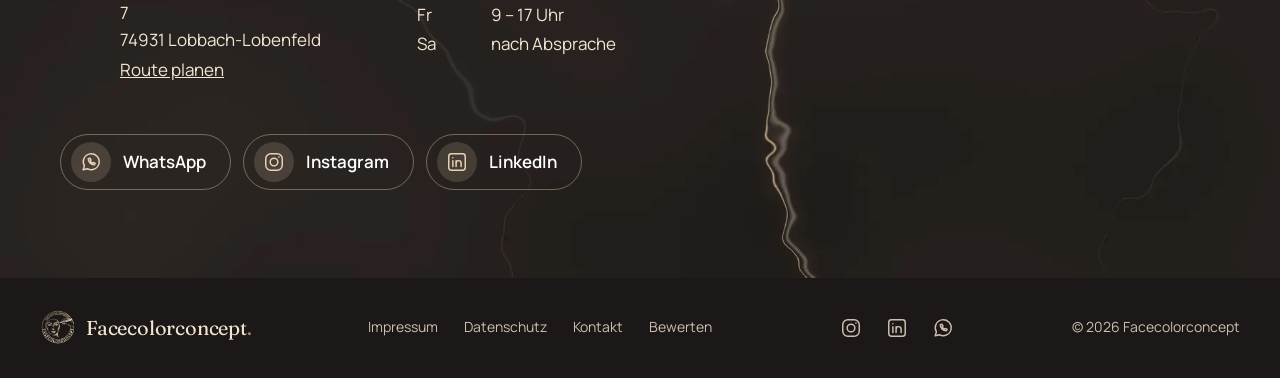
<file: waxing.html>
<!doctype html>
<html lang="de">
<head>
<meta charset="utf-8">
<meta name="viewport" content="width=device-width, initial-scale=1">
<title>Waxing in Lobbach bei Heidelberg: Gesicht & Körper | Facecolorconcept</title>
<meta name="description" content="Waxing ab 15 €: Oberlippe, Achseln, Bikinizone, Beine. Glatte Haut für ca. 3 bis 5 Wochen. Facecolorconcept in Lobbach-Lobenfeld bei Heidelberg.">
<meta http-equiv="Content-Security-Policy" content="default-src 'self'; img-src 'self' https://facecolorconcept.goatcounter.com; script-src 'self'; style-src 'self'; font-src 'self'; connect-src 'self'; object-src 'none'; base-uri 'self'; form-action 'none'; upgrade-insecure-requests">
<meta name="referrer" content="strict-origin-when-cross-origin">
<meta name="theme-color" content="#262120">
<link rel="canonical" href="https://facecolorconcept.de/waxing">
<link rel="icon" href="assets/img/favicon.png" type="image/png">
<link rel="apple-touch-icon" href="assets/img/apple-touch-icon.png">
<link rel="preload" href="assets/fonts/fraunces.woff2" as="font" type="font/woff2" crossorigin>
<link rel="preload" href="assets/fonts/manrope.woff2" as="font" type="font/woff2" crossorigin>
<link rel="stylesheet" href="assets/css/style.css">
<meta property="og:type" content="website">
<meta property="og:locale" content="de_DE">
<meta property="og:site_name" content="Facecolorconcept">
<meta property="og:title" content="Waxing in Lobbach bei Heidelberg: Gesicht & Körper | Facecolorconcept">
<meta property="og:description" content="Waxing ab 15 €: Oberlippe, Achseln, Bikinizone, Beine. Glatte Haut für ca. 3 bis 5 Wochen. Facecolorconcept in Lobbach-Lobenfeld bei Heidelberg.">
<meta property="og:url" content="https://facecolorconcept.de/waxing">
<meta property="og:image" content="https://facecolorconcept.de/assets/img/teilen.jpg">

<script type="application/ld+json">{"@context": "https://schema.org", "@graph": [{"@type": "Service", "name": "Waxing", "description": "Waxing mit Heißwachs für Gesicht und Körper in Lobbach-Lobenfeld", "serviceType": "Waxing", "provider": {"@type": "BeautySalon", "@id": "https://facecolorconcept.de/#studio", "name": "Facecolorconcept"}, "areaServed": ["Lobbach", "Heidelberg", "Sinsheim", "Neckargemünd", "Meckesheim", "Mosbach"], "url": "https://facecolorconcept.de/waxing", "hasOfferCatalog": {"@type": "OfferCatalog", "name": "Waxing", "itemListElement": [{"@type": "Offer", "itemOffered": {"@type": "Service", "name": "Oberlippe"}, "price": "15", "priceCurrency": "EUR"}, {"@type": "Offer", "itemOffered": {"@type": "Service", "name": "Kinn"}, "price": "15", "priceCurrency": "EUR"}, {"@type": "Offer", "itemOffered": {"@type": "Service", "name": "Wangen"}, "price": "15", "priceCurrency": "EUR"}, {"@type": "Offer", "itemOffered": {"@type": "Service", "name": "Gesicht, einzelne Zone", "description": "zum Beispiel Koteletten"}, "price": "15", "priceCurrency": "EUR"}, {"@type": "Offer", "itemOffered": {"@type": "Service", "name": "Achseln"}, "price": "20", "priceCurrency": "EUR"}, {"@type": "Offer", "itemOffered": {"@type": "Service", "name": "Bikinizone"}, "price": "30", "priceCurrency": "EUR"}, {"@type": "Offer", "itemOffered": {"@type": "Service", "name": "Arme komplett"}, "price": "45", "priceCurrency": "EUR"}, {"@type": "Offer", "itemOffered": {"@type": "Service", "name": "Beine bis Knie"}, "price": "40", "priceCurrency": "EUR"}, {"@type": "Offer", "itemOffered": {"@type": "Service", "name": "Beine komplett"}, "price": "65", "priceCurrency": "EUR"}]}}]}</script>
</head>
<body>
<a class="sprung" href="#inhalt">Zum Inhalt springen</a>
<aside class="modelband" aria-label="Models gesucht"><a href="index.html#model"><span class="nur-sr">Models gesucht: Special-Preis für Powder Brows, Hybrid Brows, Brow Lift und Lash Lift. Jetzt online bewerben.</span><span class="mb-lauf" aria-hidden="true"><span><b>Models gesucht</b><span class="mb-stern">✦</span>Special-Preis für Powder Brows, Hybrid Brows, Brow Lift und Lash Lift<span class="mb-stern">✦</span><u>Jetzt online bewerben</u><span class="mb-stern">✦</span><span class="angebot">Eröffnung: 15 % auf alles bis 30.11.<span class="mb-stern">✦</span></span><b>Models gesucht</b><span class="mb-stern">✦</span>Special-Preis für Powder Brows, Hybrid Brows, Brow Lift und Lash Lift<span class="mb-stern">✦</span><u>Jetzt online bewerben</u><span class="mb-stern">✦</span><span class="angebot">Eröffnung: 15 % auf alles bis 30.11.<span class="mb-stern">✦</span></span></span><span><b>Models gesucht</b><span class="mb-stern">✦</span>Special-Preis für Powder Brows, Hybrid Brows, Brow Lift und Lash Lift<span class="mb-stern">✦</span><u>Jetzt online bewerben</u><span class="mb-stern">✦</span><span class="angebot">Eröffnung: 15 % auf alles bis 30.11.<span class="mb-stern">✦</span></span><b>Models gesucht</b><span class="mb-stern">✦</span>Special-Preis für Powder Brows, Hybrid Brows, Brow Lift und Lash Lift<span class="mb-stern">✦</span><u>Jetzt online bewerben</u><span class="mb-stern">✦</span><span class="angebot">Eröffnung: 15 % auf alles bis 30.11.<span class="mb-stern">✦</span></span></span></span></a></aside>
<header class="kopf"><div class="huelle"><div class="kopf-innen">
<a class="marke" href="index.html" aria-label="Facecolorconcept, zur Startseite"><img src="assets/img/logo-gold.png" alt="" width="42" height="42"><span>Facecolorconcept<b>.</b></span></a>
<nav class="nav" aria-label="Hauptmenü"><ul class="nav-links"><li><a href="permanent-make-up.html">Permanent Make-up</a></li><li><a href="brauen-wimpern.html">Brauen & Wimpern</a></li><li><a href="waxing.html" aria-current="page">Waxing</a></li><li><a href="index.html#kontakt">Kontakt</a></li></ul>
<div class="sozial"><a href="https://www.instagram.com/facecolorconcept/" rel="noopener" aria-label="Instagram @facecolorconcept"><svg class="i " aria-hidden="true" focusable="false"><use href="assets/icons.svg#instagram"></use></svg></a><a href="https://www.linkedin.com/company/facecolorconcept/" rel="noopener" aria-label="LinkedIn Facecolorconcept"><svg class="i " aria-hidden="true" focusable="false"><use href="assets/icons.svg#linkedin"></use></svg></a></div>
<a class="knopf knopf-dunkel knopf-klein" href="index.html#kontakt"><svg class="i i-s" aria-hidden="true" focusable="false"><use href="assets/icons.svg#kalender"></use></svg>Termin buchen</a>
<details class="menue"><summary aria-label="Menü öffnen"><svg class="i " aria-hidden="true" focusable="false"><use href="assets/icons.svg#menue"></use></svg></summary><div class="menue-feld"><a href="index.html"><svg class="i " aria-hidden="true" focusable="false"><use href="assets/icons.svg#funkeln"></use></svg>Start</a><a href="permanent-make-up.html"><svg class="i " aria-hidden="true" focusable="false"><use href="assets/icons.svg#pmu"></use></svg>Permanent Make-up</a><a href="brauen-wimpern.html"><svg class="i " aria-hidden="true" focusable="false"><use href="assets/icons.svg#braue"></use></svg>Brauen & Wimpern</a><a href="waxing.html"><svg class="i " aria-hidden="true" focusable="false"><use href="assets/icons.svg#wachs"></use></svg>Waxing</a><a href="index.html#model"><svg class="i " aria-hidden="true" focusable="false"><use href="assets/icons.svg#funkeln"></use></svg>Models gesucht</a><a href="index.html#kontakt"><svg class="i " aria-hidden="true" focusable="false"><use href="assets/icons.svg#ort"></use></svg>Kontakt</a><a href="https://www.instagram.com/facecolorconcept/" rel="noopener"><svg class="i " aria-hidden="true" focusable="false"><use href="assets/icons.svg#instagram"></use></svg>Instagram</a><a href="https://www.linkedin.com/company/facecolorconcept/" rel="noopener"><svg class="i " aria-hidden="true" focusable="false"><use href="assets/icons.svg#linkedin"></use></svg>LinkedIn</a></div></details>
</nav></div></div></header>
<main id="inhalt">
<section class="seitenkopf marmor"><div class="huelle seitenkopf-innen">
<div class="seitenkopf-text">
<p class="brotkrumen"><a href="index.html">Startseite</a> / Waxing</p>
<h1><em>Waxing</em></h1>
<p class="unterzeile">Glatte Haut für Wochen. Mit Heißwachs, sauber und gründlich.</p>
<div class="knopfreihe"><a class="knopf knopf-dunkel" href="https://calendar.google.com/calendar/appointments/schedules/AcZssZ15VoZ3M2ykFBg5dEog1ucELycZfQTqySF8WUEhzVzdiiUvNusT0zaV16lQ3gb8Dq1Jra11zT0Z" rel="noopener"><svg class="i i-s" aria-hidden="true" focusable="false"><use href="assets/icons.svg#kalender"></use></svg>Termin buchen</a>
<a class="knopf knopf-rand" href="https://wa.me/491748522700" rel="noopener"><svg class="i i-s" aria-hidden="true" focusable="false"><use href="assets/icons.svg#whatsapp"></use></svg>Frage stellen</a></div>

</div>
<div class="seitenkopf-symbol"><svg class="i " aria-hidden="true" focusable="false"><use href="assets/icons.svg#wachs"></use></svg></div>
</div></section>
<section class="abschnitt" aria-labelledby="preise-titel"><div class="huelle">
<div class="abschnitt-kopf"><div><p class="dachzeile">Preise</p><h2 id="preise-titel">Gesicht</h2></div></div>
<div class="preisliste">
<div class="posten"><span class="posten-symbol"><svg class="i " aria-hidden="true" focusable="false"><use href="assets/icons.svg#lippen"></use></svg></span>
<div class="posten-text"><b>Oberlippe</b><span></span></div><div class="posten-preis"><span class="preis-alt">15 €</span><span class="angebot"> 13 €</span></div></div>
<div class="posten"><span class="posten-symbol"><svg class="i " aria-hidden="true" focusable="false"><use href="assets/icons.svg#funkeln"></use></svg></span>
<div class="posten-text"><b>Kinn</b><span></span></div><div class="posten-preis"><span class="preis-alt">15 €</span><span class="angebot"> 13 €</span></div></div>
<div class="posten"><span class="posten-symbol"><svg class="i " aria-hidden="true" focusable="false"><use href="assets/icons.svg#funkeln"></use></svg></span>
<div class="posten-text"><b>Wangen</b><span></span></div><div class="posten-preis"><span class="preis-alt">15 €</span><span class="angebot"> 13 €</span></div></div>
<div class="posten"><span class="posten-symbol"><svg class="i " aria-hidden="true" focusable="false"><use href="assets/icons.svg#funkeln"></use></svg></span>
<div class="posten-text"><b>Gesicht, einzelne Zone</b><span>zum Beispiel Koteletten</span></div><div class="posten-preis"><span class="preis-alt">15 €</span><span class="angebot"> 13 €</span></div></div>
</div>
<div class="gruppe"><h2><svg class="i " aria-hidden="true" focusable="false"><use href="assets/icons.svg#wachs"></use></svg>Körper</h2><div class="preisliste">
<div class="posten"><span class="posten-symbol"><svg class="i " aria-hidden="true" focusable="false"><use href="assets/icons.svg#wachs"></use></svg></span>
<div class="posten-text"><b>Achseln</b><span></span></div><div class="posten-preis"><span class="preis-alt">20 €</span><span class="angebot"> 17 €</span></div></div>
<div class="posten"><span class="posten-symbol"><svg class="i " aria-hidden="true" focusable="false"><use href="assets/icons.svg#wachs"></use></svg></span>
<div class="posten-text"><b>Bikinizone</b><span></span></div><div class="posten-preis"><span class="preis-alt">30 €</span><span class="angebot"> 26 €</span></div></div>
<div class="posten"><span class="posten-symbol"><svg class="i " aria-hidden="true" focusable="false"><use href="assets/icons.svg#wachs"></use></svg></span>
<div class="posten-text"><b>Arme komplett</b><span></span></div><div class="posten-preis"><span class="preis-alt">45 €</span><span class="angebot"> 38 €</span></div></div>
<div class="posten"><span class="posten-symbol"><svg class="i " aria-hidden="true" focusable="false"><use href="assets/icons.svg#wachs"></use></svg></span>
<div class="posten-text"><b>Beine bis Knie</b><span></span></div><div class="posten-preis"><span class="preis-alt">40 €</span><span class="angebot"> 34 €</span></div></div>
<div class="posten"><span class="posten-symbol"><svg class="i " aria-hidden="true" focusable="false"><use href="assets/icons.svg#wachs"></use></svg></span>
<div class="posten-text"><b>Beine komplett</b><span></span></div><div class="posten-preis"><span class="preis-alt">65 €</span><span class="angebot"> 55 €</span></div></div>
</div></div>
<p class="hinweis angebot"><svg class="i " aria-hidden="true" focusable="false"><use href="assets/icons.svg#geschenk"></use></svg><span>Eröffnungsangebot: 15 % auf alle Behandlungen bis 30.11.2026. Ab 1.12.2026 gelten die regulären (jetzt durchgestrichenen) Preise. Nicht mit anderen Aktionen kombinierbar.</span></p><p class="hinweis"><svg class="i " aria-hidden="true" focusable="false"><use href="assets/icons.svg#info"></use></svg><span>Alle Preise sind Endpreise. Gemäß § 19 UStG wird keine Umsatzsteuer ausgewiesen.</span></p>
</div></section>
<section class="abschnitt marmor" aria-labelledby="wissen-titel"><div class="huelle">
<div class="abschnitt-kopf"><div><p class="dachzeile">Gut zu wissen</p><h2 id="wissen-titel">So wird es <em>perfekt</em></h2></div></div>
<div class="wissen"><div><span class="w-symbol"><svg class="i " aria-hidden="true" focusable="false"><use href="assets/icons.svg#haar"></use></svg></span><b>Haare 0,5 cm lang</b><span>Also etwa 2 – 3 Wochen vorher nicht rasieren.</span></div><div><span class="w-symbol"><svg class="i " aria-hidden="true" focusable="false"><use href="assets/icons.svg#haelt"></use></svg></span><b>Glatt für ca. 3 – 5 Wochen</b><span>Viele empfinden das Nachwachsen mit der Zeit als feiner.</span></div><div><span class="w-symbol"><svg class="i " aria-hidden="true" focusable="false"><use href="assets/icons.svg#sonne"></use></svg></span><b>24 Stunden Pause</b><span>Nach dem Waxing keine Sonne, Sauna oder Peeling.</span></div><div><span class="w-symbol"><svg class="i " aria-hidden="true" focusable="false"><use href="assets/icons.svg#uhr"></use></svg></span><b>Kurze Termine</b><span>Eine Zone dauert meist nur wenige Minuten.</span></div></div>
</div></section>
<section id="kontakt" class="kontakt marmor-dunkel" aria-labelledby="kontakt-titel"><div class="huelle">
<h2 id="kontakt-titel">Bereit für <em>deinen Termin?</em></h2>
<p class="unterzeile">Behandlung wählen, freie Zeit aussuchen, fertig. Du bekommst sofort eine Bestätigung per E-Mail.</p>
<div class="buchen">
<a href="https://calendar.google.com/calendar/appointments/schedules/AcZssZ0W7Y41-nvT5F7qibxaAA-_3sntyDcwnQsq_N9JnynrLRz6_lx8_kPI-M7NoxWNJtw4HAvrp8Aa" rel="noopener"><span class="b-symbol"><svg class="i " aria-hidden="true" focusable="false"><use href="assets/icons.svg#pmu"></use></svg></span><span><b>Permanent Make-up</b><small>Beratung mit Vorzeichnung</small></span><svg class="i pfeil" aria-hidden="true" focusable="false"><use href="assets/icons.svg#pfeil"></use></svg></a>
<a href="https://calendar.google.com/calendar/appointments/schedules/AcZssZ3TWfWredSL36sEth7nJj7C3yMIMnPWYh9Qk11H2CMjYnlBax1mEqhsHFlk1iGGQQ5jMBZb1IZK" rel="noopener"><span class="b-symbol"><svg class="i " aria-hidden="true" focusable="false"><use href="assets/icons.svg#braue"></use></svg></span><span><b>Brauen &amp; Wimpern</b><small>Lifting, Farbe, Pakete</small></span><svg class="i pfeil" aria-hidden="true" focusable="false"><use href="assets/icons.svg#pfeil"></use></svg></a>
<a href="https://calendar.google.com/calendar/appointments/schedules/AcZssZ15VoZ3M2ykFBg5dEog1ucELycZfQTqySF8WUEhzVzdiiUvNusT0zaV16lQ3gb8Dq1Jra11zT0Z" rel="noopener"><span class="b-symbol"><svg class="i " aria-hidden="true" focusable="false"><use href="assets/icons.svg#wachs"></use></svg></span><span><b>Waxing</b><small>Gesicht und Körper</small></span><svg class="i pfeil" aria-hidden="true" focusable="false"><use href="assets/icons.svg#pfeil"></use></svg></a>
</div>
<div class="infos">
<div class="info"><span class="info-symbol"><svg class="i " aria-hidden="true" focusable="false"><use href="assets/icons.svg#ort"></use></svg></span><div><h3>Studio</h3><address>Elisabeth-Silbereisen-Weg 7<br>74931 Lobbach-Lobenfeld</address><a href="https://www.google.com/maps/dir/?api=1&destination=Elisabeth-Silbereisen-Weg+7,+74931+Lobbach" rel="noopener">Route planen</a></div></div>
<div class="info"><span class="info-symbol"><svg class="i " aria-hidden="true" focusable="false"><use href="assets/icons.svg#uhr"></use></svg></span><div><h3>Öffnungszeiten</h3><dl><dt>Mo – Do</dt><dd>9 – 13 Uhr</dd><dt>Fr</dt><dd>9 – 17 Uhr</dd><dt>Sa</dt><dd>nach Absprache</dd></dl></div></div>
<div class="info"><span class="info-symbol"><svg class="i " aria-hidden="true" focusable="false"><use href="assets/icons.svg#telefon"></use></svg></span><div><h3>Anrufen</h3><a href="tel:+491748522700">0174 8522700</a></div></div>
<div class="info"><span class="info-symbol"><svg class="i " aria-hidden="true" focusable="false"><use href="assets/icons.svg#mail"></use></svg></span><div><h3>Schreiben</h3><a href="mailto:info@facecolorconcept.de">info@facecolorconcept.de</a></div></div>
</div>
<div class="sozial-gross">
<a href="https://wa.me/491748522700" rel="noopener"><span class="s-symbol"><svg class="i " aria-hidden="true" focusable="false"><use href="assets/icons.svg#whatsapp"></use></svg></span>WhatsApp</a>
<a href="https://www.instagram.com/facecolorconcept/" rel="noopener"><span class="s-symbol"><svg class="i " aria-hidden="true" focusable="false"><use href="assets/icons.svg#instagram"></use></svg></span>Instagram</a>
<a href="https://www.linkedin.com/company/facecolorconcept/" rel="noopener"><span class="s-symbol"><svg class="i " aria-hidden="true" focusable="false"><use href="assets/icons.svg#linkedin"></use></svg></span>LinkedIn</a>
</div>
</div></section>
</main>
<footer class="fuss"><div class="huelle fuss-innen">
<a class="marke" href="index.html"><img src="assets/img/logo-hell.png" alt="" width="36" height="36" loading="lazy"><span>Facecolorconcept<b>.</b></span></a>
<nav aria-label="Rechtliches"><a href="impressum.html">Impressum</a><a href="datenschutz.html">Datenschutz</a><a href="index.html#kontakt">Kontakt</a><a href="bewertung.html">Bewerten</a></nav>
<div class="sozial"><a href="https://www.instagram.com/facecolorconcept/" rel="noopener" aria-label="Instagram"><svg class="i " aria-hidden="true" focusable="false"><use href="assets/icons.svg#instagram"></use></svg></a><a href="https://www.linkedin.com/company/facecolorconcept/" rel="noopener" aria-label="LinkedIn"><svg class="i " aria-hidden="true" focusable="false"><use href="assets/icons.svg#linkedin"></use></svg></a><a href="https://wa.me/491748522700" rel="noopener" aria-label="WhatsApp"><svg class="i " aria-hidden="true" focusable="false"><use href="assets/icons.svg#whatsapp"></use></svg></a></div>
<span>© 2026 Facecolorconcept</span>
</div></footer>
<nav class="handy-leiste" aria-label="Schnellkontakt"><a class="hl-buchen" href="index.html#kontakt"><svg class="i i-s" aria-hidden="true" focusable="false"><use href="assets/icons.svg#kalender"></use></svg>Termin buchen</a><a class="hl-rund" href="https://wa.me/491748522700" rel="noopener" aria-label="WhatsApp"><svg class="i " aria-hidden="true" focusable="false"><use href="assets/icons.svg#whatsapp"></use></svg></a><a class="hl-rund" href="tel:+491748522700" aria-label="Anrufen"><svg class="i " aria-hidden="true" focusable="false"><use href="assets/icons.svg#telefon"></use></svg></a></nav>
<script src="assets/js/main.js"></script>
</body>
</html>
</file>
<file: assets/css/style.css>
/* Facecolorconcept – Marmor-Design */
@font-face{font-family:"Fraunces";src:url(../fonts/fraunces.woff2) format("woff2");font-weight:100 900;font-style:normal;font-display:swap}
@font-face{font-family:"Fraunces";src:url(../fonts/fraunces-italic.woff2) format("woff2");font-weight:100 900;font-style:italic;font-display:swap}
@font-face{font-family:"Manrope";src:url(../fonts/manrope.woff2) format("woff2");font-weight:200 800;font-style:normal;font-display:swap}

:root{
  --text:#2A2422; --text-2:#4F4440; --bronze:#7A5B43; --gold:#B08A5E; --gold-hell:#E9D3B4;
  --creme:#F9F2E5; --sand:#E6DECA; --nude:#F2E6D3; --weiss:#FBF8F4; --dunkel:#262120;
  --rand:#E8DFD3; --radius:28px; --max:1200px;
  --serif:"Fraunces",Georgia,"Times New Roman",serif; --sans:"Manrope",system-ui,-apple-system,"Segoe UI",sans-serif;
}
*,*::before,*::after{box-sizing:border-box}
html{scroll-behavior:smooth;-webkit-text-size-adjust:100%}
body{margin:0;background:var(--weiss);color:var(--text);font-family:var(--sans);font-size:17px;line-height:1.6;-webkit-font-smoothing:antialiased}
img{max-width:100%;height:auto;display:block}
a{color:inherit}
h1,h2,h3{font-family:var(--serif);font-weight:300;letter-spacing:-.02em;line-height:1.05;margin:0}
h1 em,h2 em,h3 em,.zitat em{font-style:italic;color:var(--bronze)}
p{margin:0}
.i{width:22px;height:22px;flex:none;display:inline-block;vertical-align:middle}
.i-s{width:18px;height:18px}.i-l{width:30px;height:30px}
.huelle{max-width:var(--max);margin:0 auto;padding:0 20px}
.nur-sr{position:absolute!important;width:1px;height:1px;overflow:hidden;clip:rect(0 0 0 0);white-space:nowrap}
.sprung{position:absolute;left:12px;top:-60px;z-index:100;background:var(--dunkel);color:#fff;padding:10px 16px;border-radius:999px}
.sprung:focus{top:12px}
:focus-visible{outline:2px solid var(--bronze);outline-offset:3px;border-radius:6px}

/* Marmor */
.marmor{background:#F7F3EE url(../img/marmor.jpg) center/cover no-repeat;background-image:image-set(url(../img/marmor.webp) type("image/webp"),url(../img/marmor.jpg) type("image/jpeg"))}
.marmor-dunkel{background:#262120 url(../img/marmor-dunkel.jpg) center/cover no-repeat;background-image:image-set(url(../img/marmor-dunkel.webp) type("image/webp"),url(../img/marmor-dunkel.jpg) type("image/jpeg"));color:var(--nude)}

/* Angebotsleiste */
.leiste{background:var(--dunkel);color:var(--gold-hell);font-size:14px;font-weight:600;text-align:center;padding:9px 16px}
.leiste a{display:inline-flex;align-items:center;gap:8px;text-decoration:none;min-height:28px}
.leiste a:hover{color:#fff}

/* Kopf */
.kopf{position:sticky;top:0;z-index:50;padding:12px 0;transition:background-color .3s}
.kopf-innen{display:flex;align-items:center;justify-content:space-between;gap:12px;padding:8px 8px 8px 12px;background:rgba(255,255,255,.72);-webkit-backdrop-filter:blur(14px);backdrop-filter:blur(14px);border:1px solid rgba(255,255,255,.95);border-radius:999px;box-shadow:0 8px 30px rgba(42,36,34,.07)}
.marke{display:flex;align-items:center;gap:10px;text-decoration:none;font-family:var(--serif);font-size:22px;letter-spacing:-.01em}
.marke img{width:42px;height:42px}
.marke span b{color:var(--gold);font-weight:400}
.nav{display:flex;align-items:center;gap:6px}
.nav-links{display:flex;gap:2px;list-style:none;margin:0;padding:0}
.nav-links a{display:inline-flex;align-items:center;min-height:44px;padding:0 12px;border-radius:999px;text-decoration:none;font-size:15px;font-weight:600}
.nav-links a:hover,.nav-links a[aria-current=page]{background:rgba(176,138,94,.14)}
.sozial{display:flex;gap:2px}
.sozial a{display:inline-flex;align-items:center;justify-content:center;width:44px;height:44px;border-radius:50%;text-decoration:none}
.sozial a:hover{background:rgba(176,138,94,.16);color:var(--bronze)}
.menue{display:none}
.menue summary{list-style:none;display:inline-flex;align-items:center;justify-content:center;width:46px;height:46px;border-radius:50%;cursor:pointer;background:var(--dunkel);color:#fff}
.menue summary::-webkit-details-marker{display:none}
.menue-feld{position:absolute;right:20px;left:20px;top:78px;background:#fff;border-radius:24px;padding:12px;box-shadow:0 24px 60px rgba(42,36,34,.18);display:grid;gap:4px}
.menue-feld a{display:flex;align-items:center;gap:12px;min-height:52px;padding:0 14px;border-radius:14px;text-decoration:none;font-weight:600}
.menue-feld a:hover{background:var(--creme)}
.menue-feld .i{color:var(--gold)}

/* Knöpfe */
.knopf{display:inline-flex;align-items:center;justify-content:center;gap:10px;min-height:52px;padding:0 26px;border-radius:999px;font-weight:700;font-size:16px;text-decoration:none;border:1px solid transparent;transition:background-color .25s,color .25s,transform .25s;cursor:pointer}
.knopf:hover{transform:translateY(-1px)}
.knopf-dunkel{background:var(--dunkel);color:#fff}
.knopf-dunkel:hover{background:var(--bronze)}
.knopf-rand{border-color:var(--text);color:var(--text);background:rgba(255,255,255,.45)}
.knopf-rand:hover{background:var(--text);color:#fff}
.knopf-hell{background:var(--gold-hell);color:var(--dunkel)}
.knopf-hell:hover{background:#fff}
.knopf-klein{min-height:44px;padding:0 18px;font-size:15px}

/* Start */
.start{padding:28px 0 88px;overflow:hidden}
.start-raster{display:flex;flex-wrap:wrap;align-items:center;gap:48px 56px;padding-top:40px}
.start-text{flex:1 1 500px;min-width:0}
.start-bild{flex:1 1 360px;min-width:0;display:flex;justify-content:center}
.chip{display:inline-flex;align-items:center;gap:8px;padding:8px 16px;border:1px solid rgba(122,91,67,.3);border-radius:999px;background:rgba(255,255,255,.6);font-size:14px;font-weight:600;color:var(--bronze)}
.start h1{font-size:clamp(46px,7vw,90px);margin:22px 0 20px}
.start .unterzeile{font-size:19px;color:var(--text-2);max-width:470px;margin-bottom:28px}
.knopfreihe{display:flex;flex-wrap:wrap;gap:12px}
.vertrauen{display:flex;flex-wrap:wrap;gap:10px 22px;margin-top:32px;padding:0;list-style:none;font-size:14px;font-weight:600;color:var(--text-2)}
.vertrauen li{display:flex;align-items:center;gap:8px}
.vertrauen .i{color:var(--gold)}
.bogen{position:relative;width:100%;max-width:420px}
.bogen::before{content:"";position:absolute;inset:18px -18px -18px 18px;border:1px solid var(--gold);border-radius:999px 999px 28px 28px}
.bogen picture,.bogen img{position:relative;border-radius:999px 999px 28px 28px;aspect-ratio:4/5.4;object-fit:cover;width:100%}
.siegel{position:absolute;left:-34px;bottom:46px;width:136px;height:136px;border-radius:50%;background:var(--dunkel);display:grid;place-items:center;box-shadow:0 16px 40px rgba(38,33,32,.25)}
.siegel img{width:70px;height:70px}
.siegel svg{position:absolute;inset:0;width:136px;height:136px}
.dreh{animation:dreh 26s linear infinite;transform-origin:50% 50%}
@keyframes dreh{to{transform:rotate(360deg)}}

/* Laufband */
.laufband{background:var(--dunkel);color:var(--nude);overflow:hidden;padding:20px 0}
.lauf{display:flex;width:max-content;animation:lauf 40s linear infinite}
.lauf span{display:inline-flex;align-items:center;gap:28px;padding-right:28px;font-family:var(--serif);font-style:italic;font-weight:300;font-size:34px;white-space:nowrap}
.lauf .stern{color:var(--gold);font-style:normal;font-size:20px}
@keyframes lauf{to{transform:translateX(-50%)}}

/* Abschnitte */
.abschnitt{padding:104px 0}
.abschnitt-kopf{display:flex;flex-wrap:wrap;justify-content:space-between;align-items:flex-end;gap:16px 40px;margin-bottom:44px}
.abschnitt h2{font-size:clamp(38px,5vw,62px)}
.dachzeile{display:flex;align-items:center;gap:10px;font-size:13px;font-weight:700;letter-spacing:.16em;text-transform:uppercase;color:var(--bronze);margin-bottom:14px}
.dachzeile::before{content:"";width:28px;height:1px;background:currentColor}
.leise{color:var(--text-2)}

/* Leistungskacheln */
.kacheln{display:grid;grid-template-columns:repeat(auto-fit,minmax(min(100%,270px),1fr));gap:18px}
.kachel{position:relative;display:flex;flex-direction:column;gap:18px;min-height:330px;padding:28px;border-radius:var(--radius);text-decoration:none;background:#fff;border:1px solid var(--rand);transition:transform .35s,box-shadow .35s}
.kachel:hover{transform:translateY(-4px);box-shadow:0 20px 44px rgba(42,36,34,.11)}
.kachel-symbol{width:58px;height:58px;border-radius:50%;display:grid;place-items:center;background:var(--creme);color:var(--bronze)}
.kachel-symbol .i{width:28px;height:28px}
.kachel h3{font-size:34px}
.kachel .unter{font-size:15px;color:var(--text-2);margin-top:6px}
.fakten{list-style:none;margin:auto 0 0;padding:0;display:grid;gap:8px;font-size:15px;font-weight:600}
.fakten li{display:flex;align-items:center;gap:10px}
.fakten .i{color:var(--gold);width:19px;height:19px}
.kachel .ecke{position:absolute;top:24px;right:24px;width:44px;height:44px;border-radius:50%;border:1px solid var(--rand);display:grid;place-items:center;transition:background-color .25s,color .25s}
.kachel:hover .ecke{background:var(--dunkel);color:#fff;border-color:var(--dunkel)}
.kachel-gross{grid-column:1/-1;min-height:300px;color:var(--nude);border:0}
.kachel-gross h3{font-size:clamp(38px,5vw,56px);color:#fff}
.kachel-gross .unter{color:#E6DACB;font-size:17px}
.kachel-gross .kachel-symbol{background:rgba(233,211,180,.14);color:var(--gold-hell)}
.kachel-gross .fakten{display:flex;flex-wrap:wrap;gap:10px 26px;color:var(--gold-hell)}
.kachel-gross .fakten .i{color:var(--gold-hell)}
.kachel-gross .ecke{border-color:rgba(233,211,180,.4);color:var(--gold-hell)}
.kachel-gross:hover .ecke{background:var(--gold-hell);color:var(--dunkel)}
.kachel-nude{background:var(--nude);border-color:var(--nude)}
.kachel-sand{background:var(--sand);border-color:var(--sand)}
.kachel-nude .kachel-symbol,.kachel-sand .kachel-symbol{background:rgba(255,255,255,.6)}
.preis-alt{text-decoration:line-through;font-weight:500;opacity:.7;margin-right:4px}

/* Haltung */
.zitat{font-family:var(--serif);font-weight:300;font-size:clamp(30px,4.2vw,52px);line-height:1.18;letter-spacing:-.015em;text-align:center;max-width:960px;margin:0 auto 52px}
.punkte{display:grid;grid-template-columns:repeat(auto-fit,minmax(min(100%,220px),1fr));gap:16px;max-width:960px;margin:0 auto}
.punkt{display:flex;align-items:center;gap:14px;padding:20px;border-radius:20px;background:rgba(255,255,255,.72);-webkit-backdrop-filter:blur(8px);backdrop-filter:blur(8px);border:1px solid rgba(255,255,255,.95);font-weight:600}
.punkt-symbol{width:48px;height:48px;border-radius:50%;flex:none;display:grid;place-items:center;background:var(--dunkel);color:var(--gold-hell)}

/* Schritte */
.schritte{list-style:none;margin:0;padding:0;display:grid;grid-template-columns:repeat(auto-fit,minmax(min(100%,240px),1fr));gap:20px;counter-reset:s}
.schritt{position:relative;padding:30px 26px;border-radius:var(--radius);background:#fff;border:1px solid var(--rand)}
.schritt-kopf{display:flex;align-items:center;justify-content:space-between;margin-bottom:22px}
.schritt-symbol{width:56px;height:56px;border-radius:50%;display:grid;place-items:center;background:var(--creme);color:var(--bronze)}
.schritt-nr{font-family:var(--serif);font-style:italic;font-size:46px;line-height:1;color:var(--gold)}
.schritt strong{display:block;font-size:20px;margin-bottom:4px}
.schritt span{color:var(--text-2);font-size:16px}

/* Über mich */
.ueber{background:var(--nude)}
.ueber-raster{display:flex;flex-wrap:wrap;align-items:center;gap:56px}
.ueber-bilder{flex:1 1 380px;min-width:0;display:grid;grid-template-columns:1.25fr 1fr;gap:14px;align-items:end}
.ueber-bilder img{width:100%;object-fit:cover;border-radius:24px}
.ueber-bilder .b1 img{aspect-ratio:3/4;border-radius:24px 24px 999px 999px}
.ueber-bilder .b2 img{aspect-ratio:3/4}
.ueber-text{flex:1 1 440px;min-width:0}
.ueber-text h2{font-size:clamp(44px,5.6vw,72px);margin-bottom:22px}
.ueber-text p{font-size:18px;color:#3F3531;margin-bottom:26px;max-width:520px}
.abzeichen{display:flex;flex-wrap:wrap;gap:10px;list-style:none;margin:0;padding:0}
.abzeichen li{display:flex;align-items:center;gap:8px;padding:9px 16px;border:1px solid #CDB89E;border-radius:999px;background:rgba(255,255,255,.55);font-size:14px;font-weight:600}
.abzeichen .i{color:var(--bronze);width:18px;height:18px}

/* Kontakt */
.kontakt{padding:112px 0 88px}
.kontakt h2{font-size:clamp(46px,7vw,92px);color:#fff;margin-bottom:16px}
.kontakt h2 em{color:var(--gold-hell)}
.kontakt .unterzeile{font-size:18px;color:#E6DACB;max-width:520px;margin-bottom:40px}
.buchen{display:grid;grid-template-columns:repeat(auto-fit,minmax(min(100%,250px),1fr));gap:14px;margin-bottom:64px}
.buchen a{display:flex;align-items:center;gap:16px;min-height:84px;padding:18px 22px;border-radius:20px;border:1px solid rgba(233,211,180,.4);background:rgba(255,255,255,.04);text-decoration:none;color:#fff;transition:background-color .25s,color .25s}
.buchen a:hover{background:var(--gold-hell);color:var(--dunkel)}
.buchen .b-symbol{width:50px;height:50px;border-radius:50%;flex:none;display:grid;place-items:center;background:rgba(233,211,180,.14);color:var(--gold-hell)}
.buchen a:hover .b-symbol{background:var(--dunkel)}
.buchen b{display:block;font-family:var(--serif);font-weight:400;font-size:22px}
.buchen small{font-size:14px;opacity:.8}
.buchen .pfeil{margin-left:auto}
.infos{display:grid;grid-template-columns:repeat(auto-fit,minmax(min(100%,230px),1fr));gap:28px;padding-top:40px;border-top:1px solid rgba(233,211,180,.28)}
.info{display:flex;gap:14px}
.info-symbol{width:46px;height:46px;flex:none;border-radius:50%;display:grid;place-items:center;border:1px solid rgba(233,211,180,.4);color:var(--gold-hell)}
.info h3{font-family:var(--sans);font-size:13px;font-weight:700;letter-spacing:.14em;text-transform:uppercase;color:#D9BE97;margin:4px 0 6px;line-height:1.3}
.info a,.info address,.info dl{color:#F2E6D3;font-style:normal}
.info a{display:inline-flex;align-items:center;min-height:32px}
.info a:hover{color:#fff}
.info dl{display:grid;grid-template-columns:auto 1fr;gap:2px 14px;margin:0}
.info dd{margin:0}
.sozial-gross{display:flex;flex-wrap:wrap;gap:12px;margin-top:48px}
.sozial-gross a{display:inline-flex;align-items:center;gap:12px;min-height:56px;padding:0 24px 0 10px;border-radius:999px;border:1px solid rgba(233,211,180,.4);text-decoration:none;color:#fff;font-weight:600}
.sozial-gross a:hover{background:var(--gold-hell);color:var(--dunkel)}
.sozial-gross .s-symbol{width:40px;height:40px;border-radius:50%;display:grid;place-items:center;background:rgba(233,211,180,.16);color:var(--gold-hell)}
.sozial-gross a:hover .s-symbol{background:var(--dunkel)}

/* Fuß */
.fuss{background:#1C1817;color:#CDBFAF;font-size:14px}
.fuss-innen{display:flex;flex-wrap:wrap;align-items:center;justify-content:space-between;gap:16px;padding:28px 0}
.fuss .marke{color:#F2E6D3;font-size:20px}
.fuss .marke img{width:36px;height:36px}
.fuss nav{display:flex;flex-wrap:wrap;gap:0 6px}
.fuss nav a{display:inline-flex;align-items:center;min-height:44px;padding:0 10px;text-decoration:none}
.fuss nav a:hover{color:#fff}
.fuss .sozial a{color:#CDBFAF}
.fuss .sozial a:hover{color:var(--dunkel);background:var(--gold-hell)}

/* Unterseiten */
.seitenkopf{padding:28px 0 80px}
.seitenkopf-innen{padding-top:48px;display:flex;flex-wrap:wrap;align-items:center;gap:32px 48px}
.seitenkopf-text{flex:1 1 520px;min-width:0}
.seitenkopf h1{font-size:clamp(44px,6.5vw,84px);margin:18px 0 16px}
.seitenkopf .unterzeile{font-size:19px;color:var(--text-2);max-width:540px;margin-bottom:26px}
.seitenkopf-symbol{width:150px;height:150px;border-radius:50%;display:grid;place-items:center;background:var(--dunkel);color:var(--gold-hell);flex:none}
.seitenkopf-symbol .i{width:64px;height:64px}
.brotkrumen{font-size:14px;color:var(--text-2)}
.brotkrumen a{text-decoration:none;font-weight:600}
.brotkrumen a:hover{color:var(--bronze)}
.preisliste{display:grid;gap:12px}
.posten{display:flex;flex-wrap:wrap;align-items:center;gap:8px 20px;padding:22px 24px;border-radius:20px;background:#fff;border:1px solid var(--rand)}
.posten-symbol{width:50px;height:50px;border-radius:50%;flex:none;display:grid;place-items:center;background:var(--creme);color:var(--bronze)}
.posten-text{flex:1 1 240px;min-width:0}
.posten-text b{display:block;font-family:var(--serif);font-weight:400;font-size:24px;line-height:1.2}
.posten-text span{font-size:15px;color:var(--text-2)}
.posten-preis{text-align:right;font-size:20px;font-weight:700;white-space:nowrap}
.posten-preis .preis-alt{font-size:15px}
.posten-hervor{border-color:var(--gold);background:var(--creme)}
.etikett{display:inline-flex;align-items:center;gap:6px;padding:3px 10px;border-radius:999px;background:var(--dunkel);color:var(--gold-hell);font-family:var(--sans);font-size:12px;font-weight:700;letter-spacing:.08em;vertical-align:middle;margin-left:8px}
.gruppe{margin-top:56px}
.gruppe h2{font-size:clamp(30px,3.6vw,42px);margin-bottom:22px;display:flex;align-items:center;gap:14px}
.gruppe h2 .i{width:34px;height:34px;color:var(--gold)}
.hinweis{display:flex;gap:12px;align-items:flex-start;margin-top:18px;padding:16px 20px;border-radius:16px;background:var(--creme);font-size:15px;color:var(--text-2)}
.hinweis .i{color:var(--bronze);margin-top:2px}
.wissen{display:grid;grid-template-columns:repeat(auto-fit,minmax(min(100%,230px),1fr));gap:14px}
.wissen div{display:flex;flex-direction:column;gap:12px;padding:24px;border-radius:20px;background:#fff;border:1px solid var(--rand)}
.wissen .w-symbol{width:50px;height:50px;border-radius:50%;display:grid;place-items:center;background:var(--dunkel);color:var(--gold-hell)}
.wissen b{font-size:18px}
.wissen span{font-size:15px;color:var(--text-2)}
.fragen{display:grid;gap:10px;max-width:860px}
.fragen details{border-radius:18px;background:#fff;border:1px solid var(--rand)}
.fragen summary{display:flex;align-items:center;justify-content:space-between;gap:16px;min-height:64px;padding:12px 22px;cursor:pointer;font-weight:700;font-size:17px;list-style:none}
.fragen summary::-webkit-details-marker{display:none}
.fragen summary::after{content:"+";font-family:var(--serif);font-size:28px;font-weight:300;color:var(--gold);transition:transform .25s}
.fragen details[open] summary::after{transform:rotate(45deg)}
.fragen details p{padding:0 22px 20px;color:var(--text-2)}
.abschluss{padding:88px 0}
.abschluss-innen{display:flex;flex-wrap:wrap;align-items:center;justify-content:space-between;gap:24px}
.abschluss h2{font-size:clamp(38px,5vw,60px);color:#fff}
.abschluss h2 em{color:var(--gold-hell)}
.text-seite{max-width:780px;padding:56px 20px 96px;margin:0 auto}
.text-seite h1{font-size:clamp(40px,6vw,64px);margin-bottom:28px}
.text-seite h2{font-family:var(--sans);font-weight:700;font-size:20px;letter-spacing:0;margin:36px 0 10px}
.text-seite p,.text-seite li{color:#3F3531;margin-bottom:10px}
.text-seite a{color:var(--bronze)}
.fehler{min-height:70vh;display:grid;place-items:center;text-align:center;padding:60px 20px}
.fehler h1{font-size:clamp(48px,8vw,96px);margin:20px 0}

@media (max-width:980px){
  .nav-links,.kopf .sozial,.kopf .knopf{display:none}
  .menue{display:block}
}
@media (max-width:640px){
  body{font-size:16px}
  .abschnitt{padding:72px 0}
  .start{padding-bottom:64px}
  .start-raster{padding-top:20px}
  .siegel{left:-8px;bottom:24px;width:112px;height:112px}
  .siegel svg{width:112px;height:112px}
  .siegel img{width:58px;height:58px}
  .bogen::before{inset:12px -10px -12px 12px}
  .lauf span{font-size:26px}
  .kachel{padding:24px;min-height:0}
  .posten-preis{text-align:left;width:100%;padding-left:70px}
  .seitenkopf-symbol{width:96px;height:96px}
  .seitenkopf-symbol .i{width:42px;height:42px}
  .marke span{font-size:19px}
  .knopfreihe .knopf{flex:1 1 100%}
}
@media (prefers-reduced-motion:reduce){
  html{scroll-behavior:auto}
  .lauf,.dreh{animation:none}
  .kachel,.knopf{transition:none}
}
html.angebot-vorbei .angebot,html.angebot-vorbei .leiste{display:none}
html.angebot-vorbei .preis-alt{text-decoration:none;opacity:1;margin:0;font-weight:700}
.dachzeile.mitte{justify-content:center}
.abstand{margin-bottom:28px}
.kachel.marmor-dunkel{background-color:#262120;background-image:url(../img/marmor-dunkel.jpg);background-image:image-set(url(../img/marmor-dunkel.webp) type("image/webp"),url(../img/marmor-dunkel.jpg) type("image/jpeg"));background-size:cover;background-position:center}
.kachel.marmor{background-color:#F7F3EE;background-image:url(../img/marmor.jpg);background-image:image-set(url(../img/marmor.webp) type("image/webp"),url(../img/marmor.jpg) type("image/jpeg"));background-size:cover;background-position:center}
.ueber-bilder picture{display:block}
.infos{grid-template-columns:repeat(auto-fit,minmax(min(100%,250px),1fr))}
.posten{display:grid;grid-template-columns:auto 1fr auto;align-items:center;gap:6px 18px}
.posten-text{flex:none}
.handy-leiste{display:none}
@media (max-width:980px){
  .handy-leiste{display:flex;gap:8px;position:fixed;left:12px;right:12px;bottom:12px;z-index:60;padding:8px;border-radius:999px;background:rgba(38,33,32,.92);-webkit-backdrop-filter:blur(12px);backdrop-filter:blur(12px);box-shadow:0 12px 34px rgba(0,0,0,.25)}
  .handy-leiste a{flex:1;display:inline-flex;align-items:center;justify-content:center;gap:8px;min-height:48px;border-radius:999px;font-weight:700;font-size:15px;text-decoration:none}
  .handy-leiste .hl-buchen{background:var(--gold-hell);color:var(--dunkel)}
  .handy-leiste .hl-rund{flex:0 0 48px;color:var(--gold-hell);border:1px solid rgba(233,211,180,.35)}
  body{padding-bottom:84px}
}
@media (max-width:640px){
  .posten{grid-template-columns:auto 1fr;padding:18px}
  .posten-preis{grid-column:2;text-align:left;width:auto;padding-left:0}
  .seitenkopf-symbol{display:none}
  .buchen b{font-size:20px}
}
.etikett{background:#1C1817;color:#FFFFFF;letter-spacing:.06em}
.posten-text .etikett{color:#FFFFFF;font-size:12px}
.ki-hinweis{position:absolute;right:14px;top:auto;bottom:14px;z-index:2;display:inline-flex;align-items:center;gap:6px;min-height:32px;padding:0 12px;border-radius:999px;background:rgba(38,33,32,.78);-webkit-backdrop-filter:blur(6px);backdrop-filter:blur(6px);color:#fff;font-size:12px;font-weight:600;text-decoration:none}
.ki-hinweis:hover{background:var(--dunkel)}
.ki-hinweis .i{width:14px;height:14px;color:var(--gold-hell)}
.ki-unter{grid-column:1/-1;display:flex;align-items:center;gap:6px;font-size:13px;color:#5E4B3E;margin-top:4px}
.ki-unter .i{width:14px;height:14px;color:var(--bronze)}
.ki-unter a{color:inherit;font-weight:600;display:inline-flex;min-height:32px;align-items:center}
.ueber-bilder .foto{position:relative}
.ueber-bilder .b1 .ki-hinweis{right:50%;transform:translateX(50%);bottom:18px;white-space:nowrap}
.ueber-bilder .ki-hinweis{right:10px;bottom:10px;font-size:11px;padding:0 10px}

/* KI-Hinweis dezent */
.ki-hinweis,.ueber-bilder .ki-hinweis,.ueber-bilder .b1 .ki-hinweis{right:10px;left:auto;bottom:10px;top:auto;transform:none;min-height:24px;padding:0 9px;gap:4px;font-size:11px;font-weight:500;letter-spacing:.2px;background:rgba(251,248,244,.78);color:#2A2422;-webkit-backdrop-filter:blur(4px);backdrop-filter:blur(4px)}
.ki-hinweis:hover,.ueber-bilder .ki-hinweis:hover{background:#FBF8F4;color:#2A2422}
.ki-hinweis .i{width:11px;height:11px;color:#7A5B43}

/* Mein Studio */
.studio-text{max-width:420px;margin:0}
.studio-bilder{display:grid;grid-template-columns:2.3fr 1fr;gap:16px}
.studio-bilder .foto{position:relative;min-width:0}
.studio-bilder picture{display:block}
.studio-bilder img{display:block;width:100%;object-fit:cover;border-radius:var(--radius)}
.studio-bilder .s1 img{aspect-ratio:16/9;height:auto}
.studio-bilder .s2 picture{position:absolute;inset:0}
.studio-bilder .s2 img{height:100%;object-position:50% 30%;border-radius:180px 180px var(--radius) var(--radius)}
@media (max-width:760px){
  .studio-bilder{grid-template-columns:1fr}
  .studio-bilder .s2{max-width:260px;justify-self:center;width:100%}
  .studio-bilder .s2 picture{position:static}
  .studio-bilder .s2 img{height:auto;aspect-ratio:3/4}
}

/* Über mich mit nur einem Bild */
.ueber-bilder.ein-bild{grid-template-columns:1fr;max-width:440px}

/* Mein Studio nur mit Studiofoto */
.studio-bilder.ein-bild{grid-template-columns:1fr}

/* Models gesucht: Laufband oben */
.modelband{background:linear-gradient(90deg,#1C1817,#3A2E27 50%,#1C1817);color:var(--gold-hell);border-bottom:1px solid rgba(176,138,94,.45);overflow:hidden;font-size:14px;font-weight:600}
.modelband a{display:block;text-decoration:none;color:inherit;padding:10px 0;min-height:24px}
.mb-lauf{display:flex;width:max-content;animation:lauf 38s linear infinite}
.mb-lauf>span{display:inline-flex;align-items:center;white-space:nowrap}
.mb-lauf b{font-family:var(--serif);font-style:italic;font-weight:400;font-size:16px;color:#fff;letter-spacing:.01em}
.mb-lauf u{text-decoration:none;color:var(--dunkel);background:var(--gold-hell);border-radius:999px;padding:2px 12px}
.mb-stern{color:var(--gold);padding:0 22px}
.modelband a:hover .mb-lauf,.modelband a:focus-visible .mb-lauf{animation-play-state:paused}
.modelband a:hover u{background:#fff}

/* Models gesucht: Bereich auf der Startseite */
.model{padding-top:0}
.model-karte{position:relative;display:grid;grid-template-columns:1.5fr 1fr;align-items:center;gap:40px;padding:64px;border-radius:var(--radius);overflow:hidden;box-shadow:0 24px 60px rgba(38,33,32,.22)}
.model-karte::before{content:"";position:absolute;inset:14px;border:1px solid rgba(176,138,94,.55);border-radius:calc(var(--radius) - 10px);pointer-events:none}
.model-karte .dachzeile{color:var(--gold-hell)}
.model-karte h2{color:#fff}
.model-karte h2 em{color:var(--gold-hell)}
.model-karte .unterzeile{color:var(--nude);font-size:19px;margin:18px 0 22px}
.model-leistungen{display:grid;grid-template-columns:repeat(2,minmax(0,1fr));gap:10px;padding:0;margin:0 0 28px;list-style:none;max-width:520px}
.model-leistungen li{display:flex;align-items:center;gap:12px;padding:12px 16px;border-radius:16px;background:rgba(233,211,180,.1);border:1px solid rgba(233,211,180,.25);font-weight:700;color:#fff}
.model-leistungen .i{color:var(--gold-hell);flex:none}
.model-zwischen{font-family:var(--sans);font-size:15px;font-weight:700;letter-spacing:.08em;text-transform:uppercase;color:var(--gold-hell);margin-bottom:12px}
.model-bedingungen{padding:0;margin:0 0 32px;list-style:none;display:grid;gap:8px;color:var(--nude)}
.model-bedingungen li{display:flex;align-items:center;gap:10px}
.model-bedingungen .i{color:var(--gold);flex:none}
.model-rand{border-color:rgba(233,211,180,.6);color:var(--gold-hell)}
.model-rand:hover{background:var(--gold-hell);color:var(--dunkel)}
.model-karte .knopf-hell:hover{background:#fff}
.model-klein{font-size:14px;color:rgba(242,230,211,.8);margin:16px 0 0}
.model-siegel{position:relative;justify-self:center;width:min(100%,300px);aspect-ratio:1;border-radius:50%;display:grid;place-items:center;background:rgba(28,24,23,.55);border:1px solid rgba(176,138,94,.5)}
.model-siegel svg{position:absolute;inset:0;width:100%;height:100%}
.model-siegel img{width:42%;height:auto}
.buchen a.buchen-model{border-color:var(--gold);background:rgba(176,138,94,.16)}
@media (max-width:980px){
  .model-karte{grid-template-columns:1fr;padding:44px 32px}
  .model-siegel{grid-row:1;width:170px}
}
@media (max-width:640px){
  .model-karte{padding:36px 22px}
  .model-karte::before{inset:8px}
  .model-leistungen{grid-template-columns:1fr 1fr}
  .model-leistungen li{padding:10px 12px;font-size:15px}
  .model-siegel{width:140px}
  .mb-lauf b{font-size:15px}
}
@media (prefers-reduced-motion:reduce){
  .mb-lauf{animation:none;width:auto;justify-content:center}
  .mb-lauf>span:nth-child(2){display:none}
  .modelband a{padding:10px 16px;overflow:hidden}
}
#model{scroll-margin-top:96px}

/* Google-Bewertung */
.sterne{width:120px;height:24px;fill:var(--gold);flex:none}
.bewerten{display:flex;flex-wrap:wrap;align-items:center;gap:18px 28px;margin-top:48px;padding:26px 30px;border-radius:24px;border:1px solid var(--gold);background:rgba(176,138,94,.12)}
.bewerten>div{flex:1 1 260px}
.bewerten h3{font-size:28px;color:#fff}
.bewerten p{margin:6px 0 0;color:var(--nude);font-size:16px}
.bewerten .knopf-hell:hover{background:#fff}
.bewertung-seite .bew-logo{width:120px;height:120px;border-radius:50%;margin:0 auto 22px;box-shadow:0 0 0 2px var(--gold)}
.sterne-gross{width:200px;height:40px;display:block;margin:0 auto 18px}
.bew-klein{margin-top:18px;font-size:14px;color:var(--text-2)}
</file>
